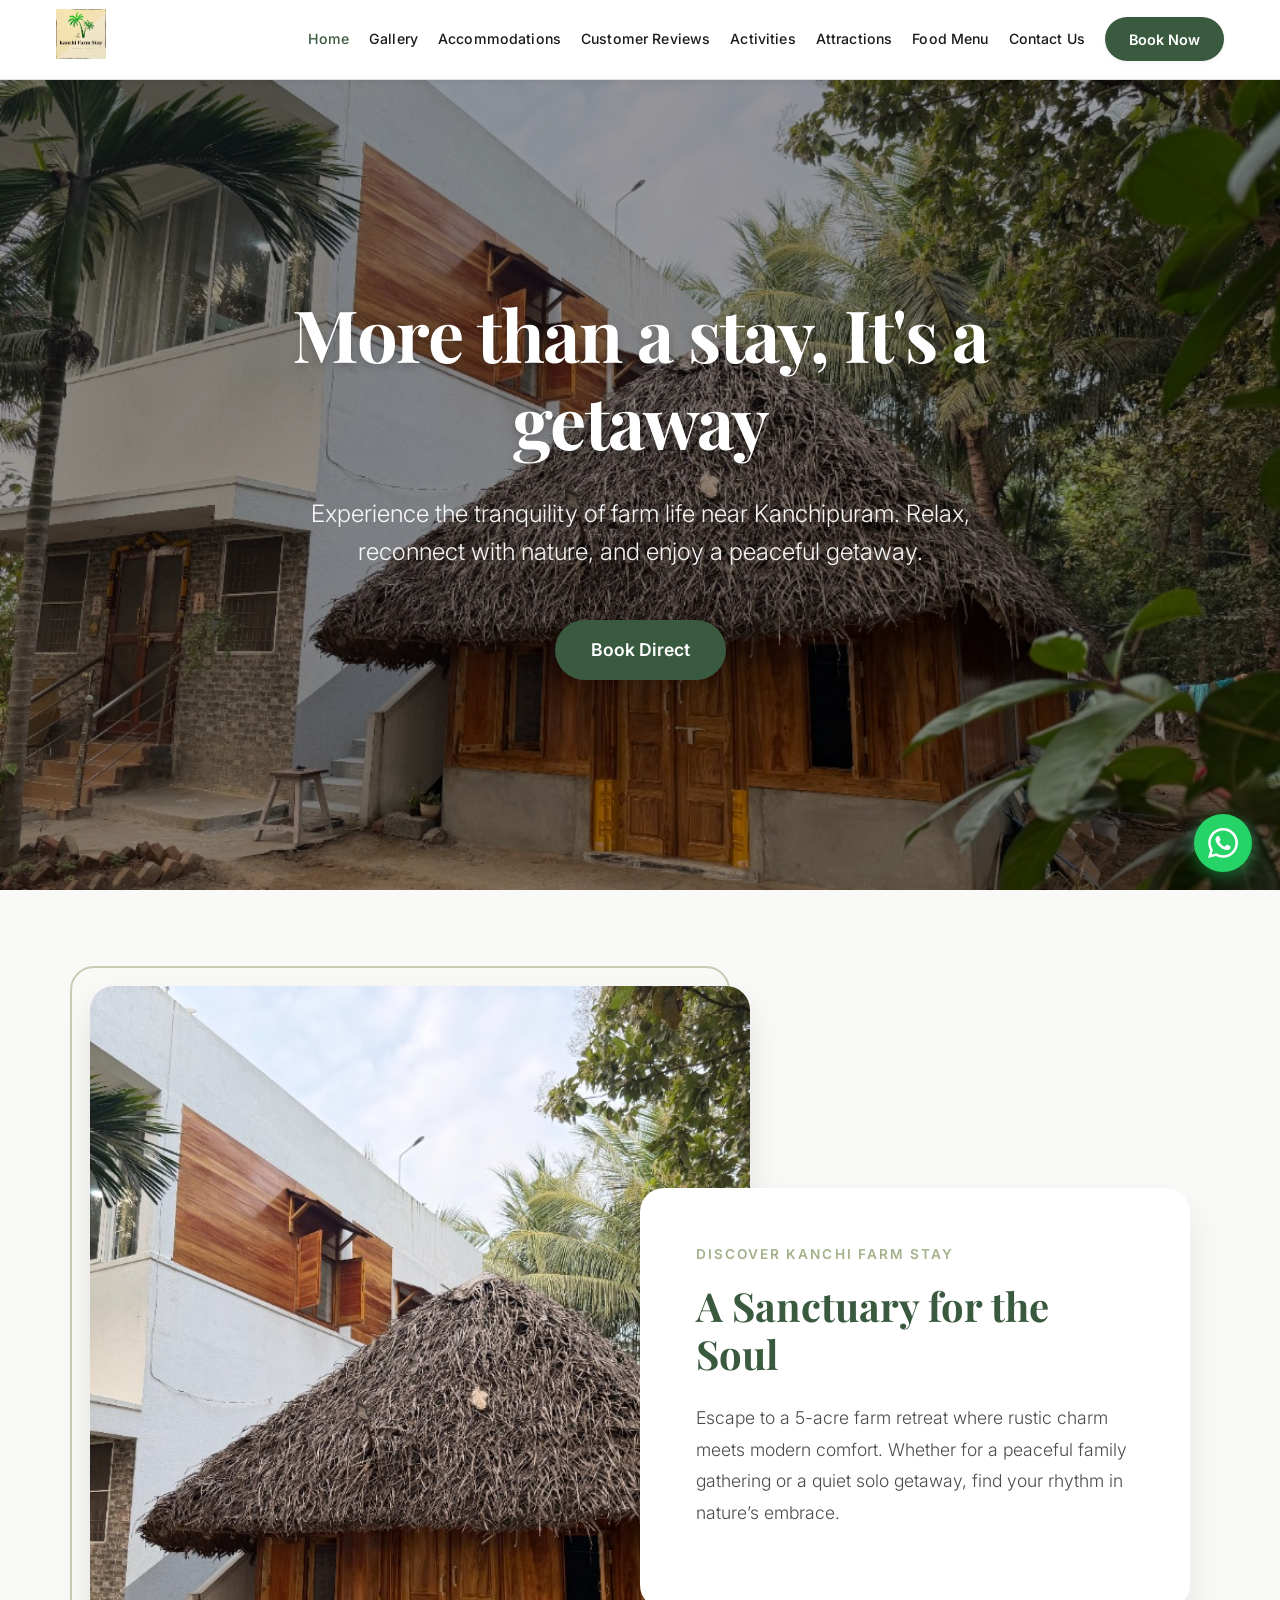
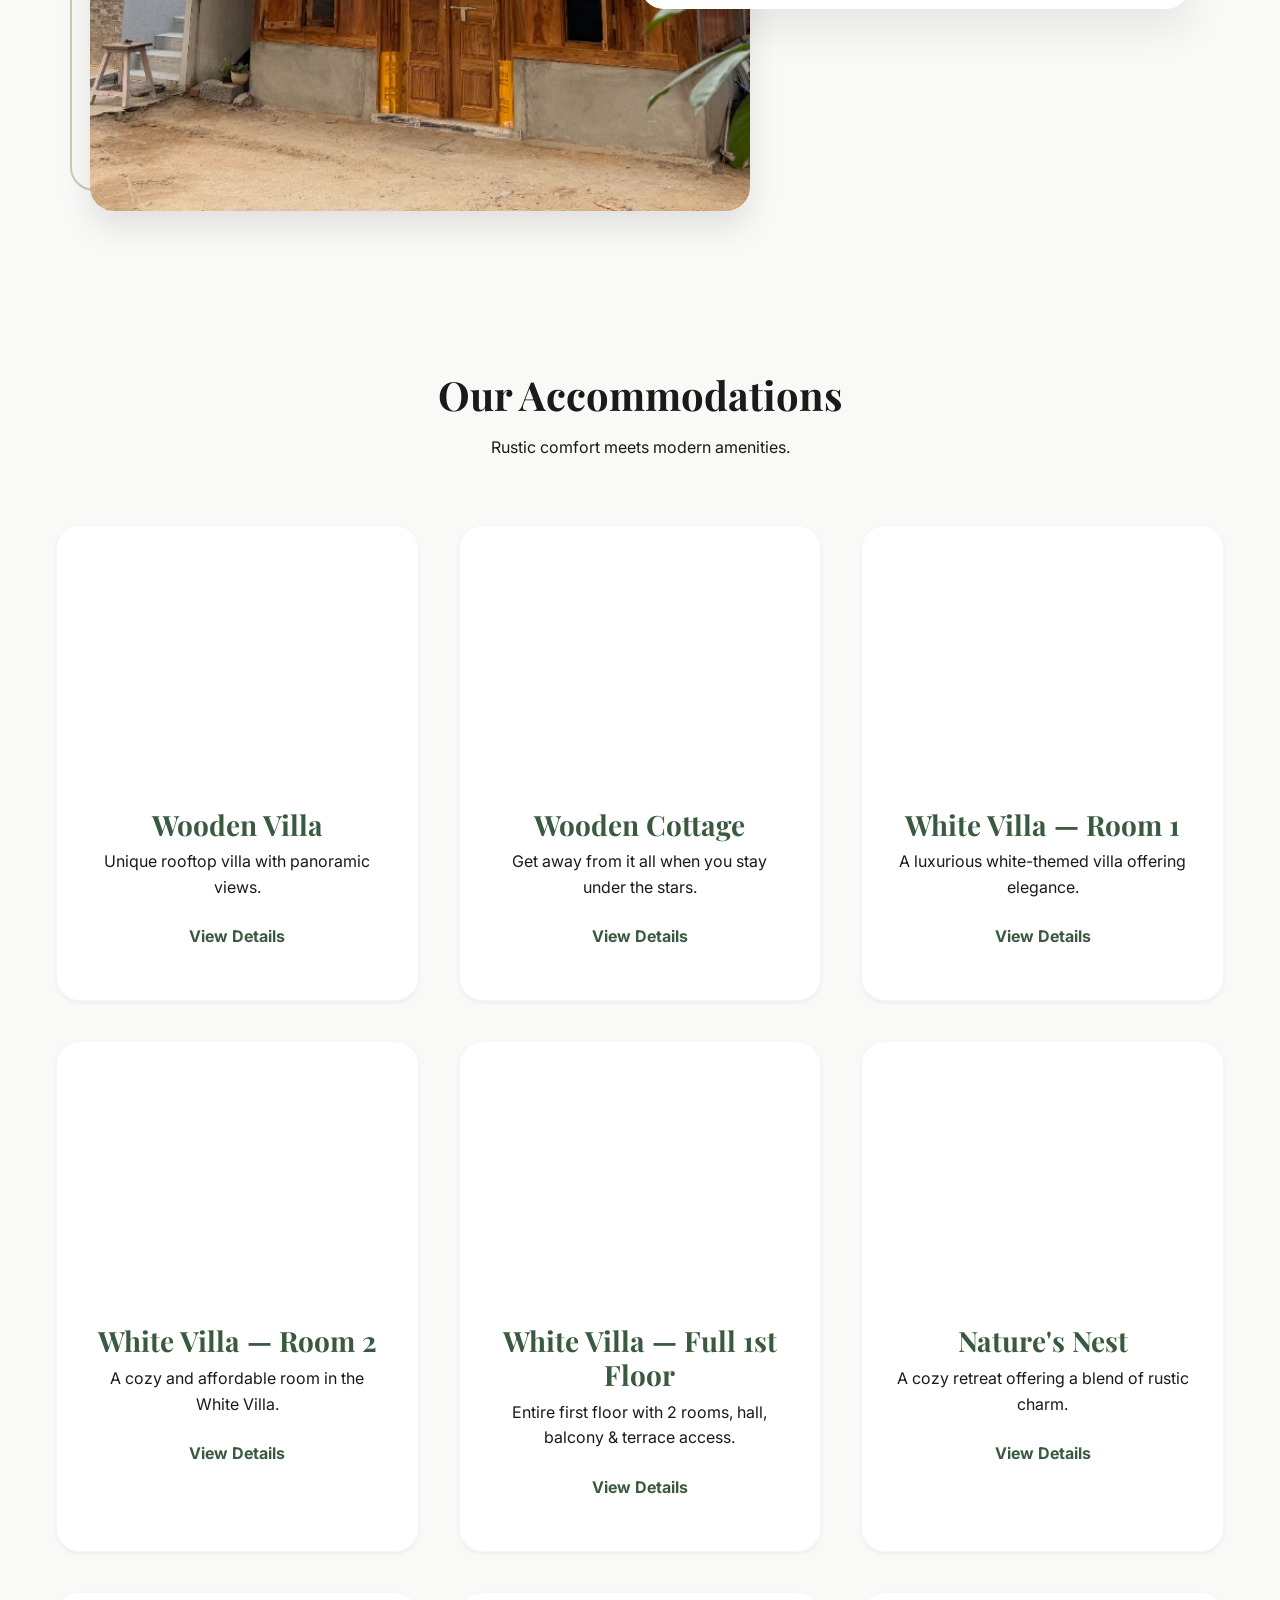
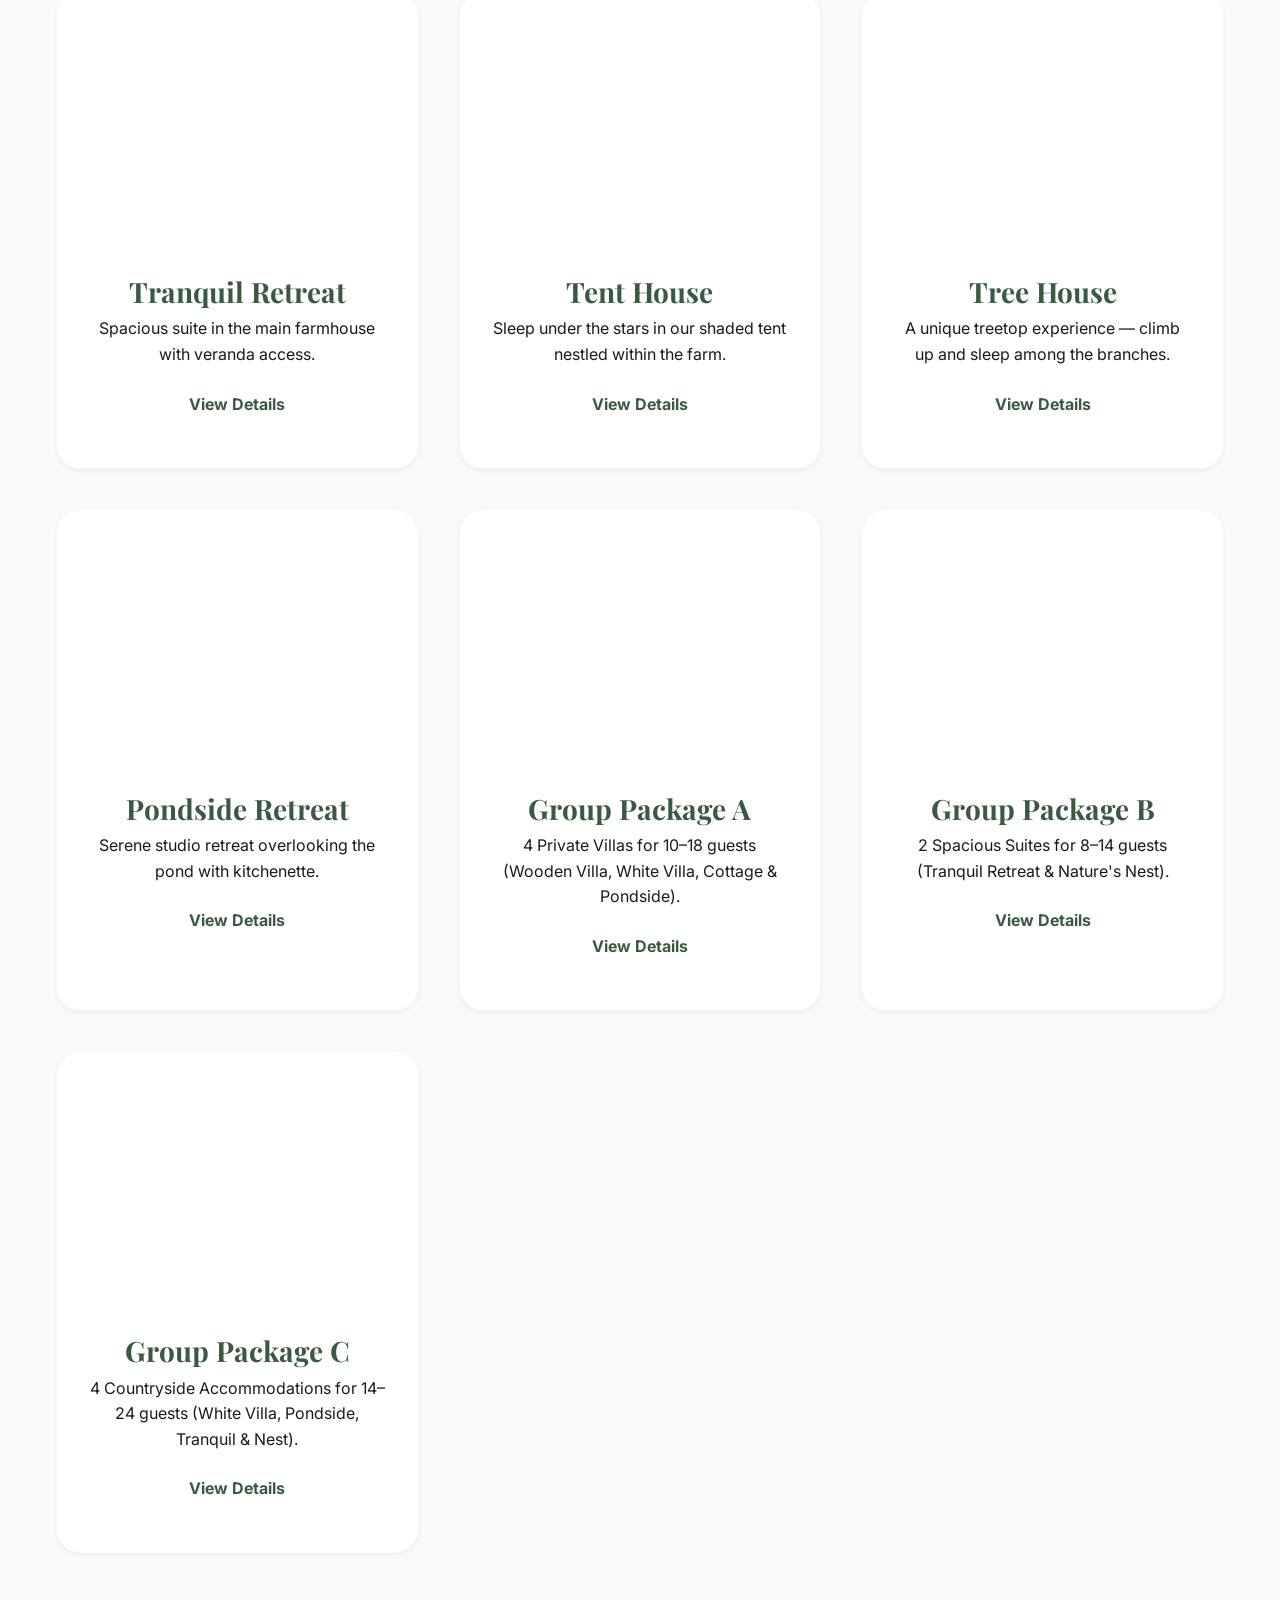
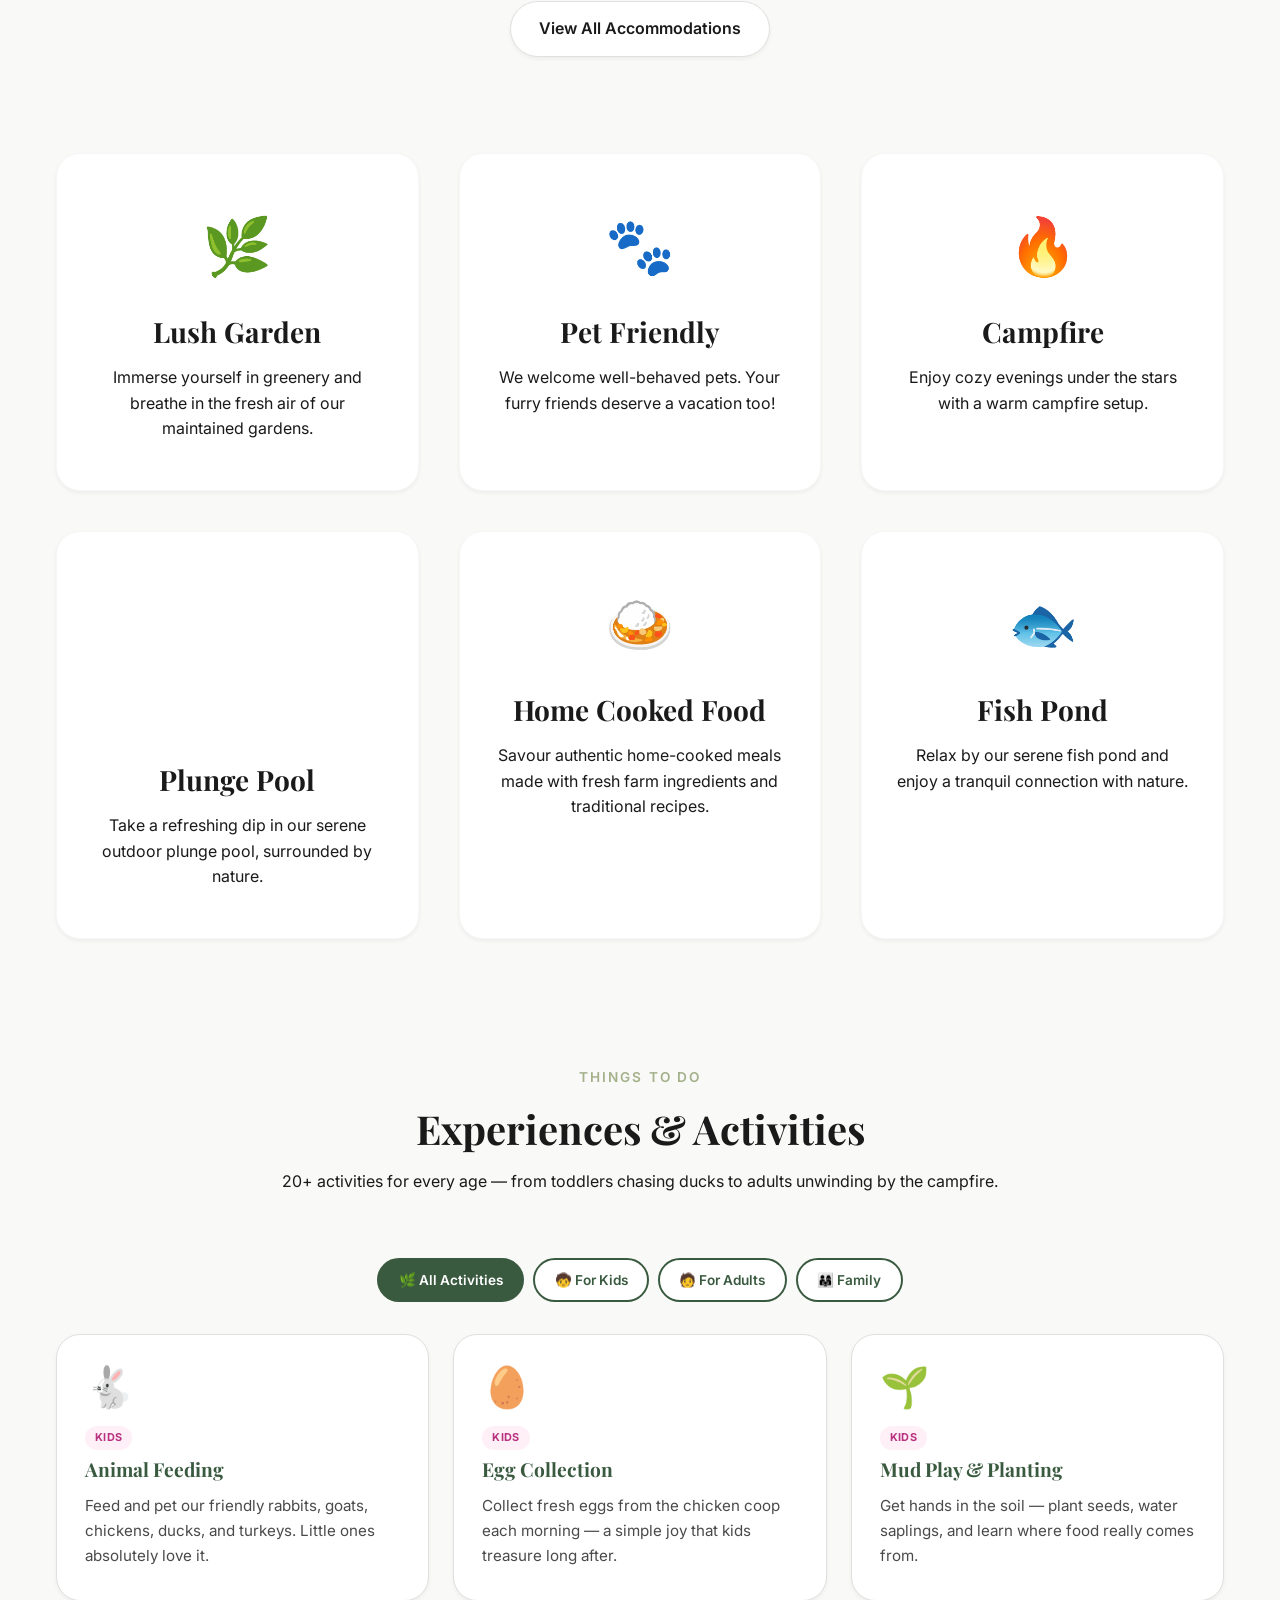
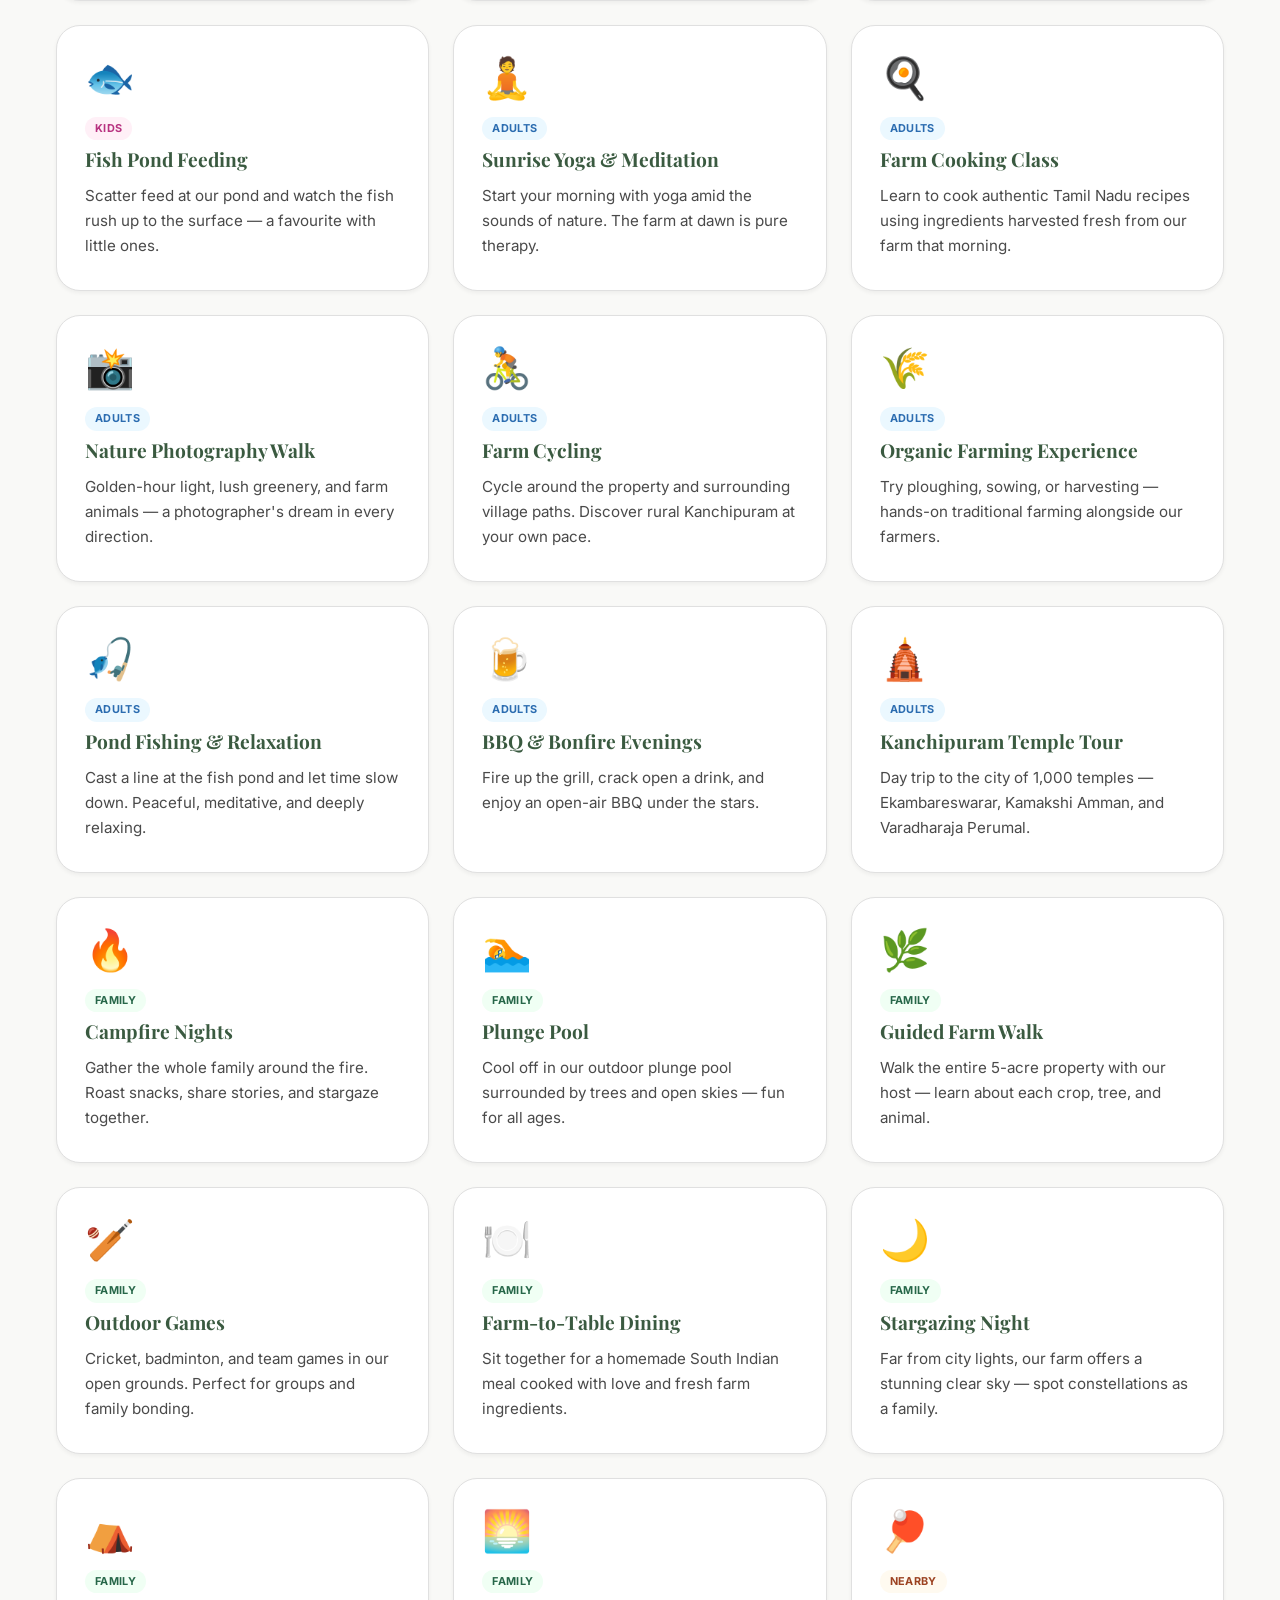
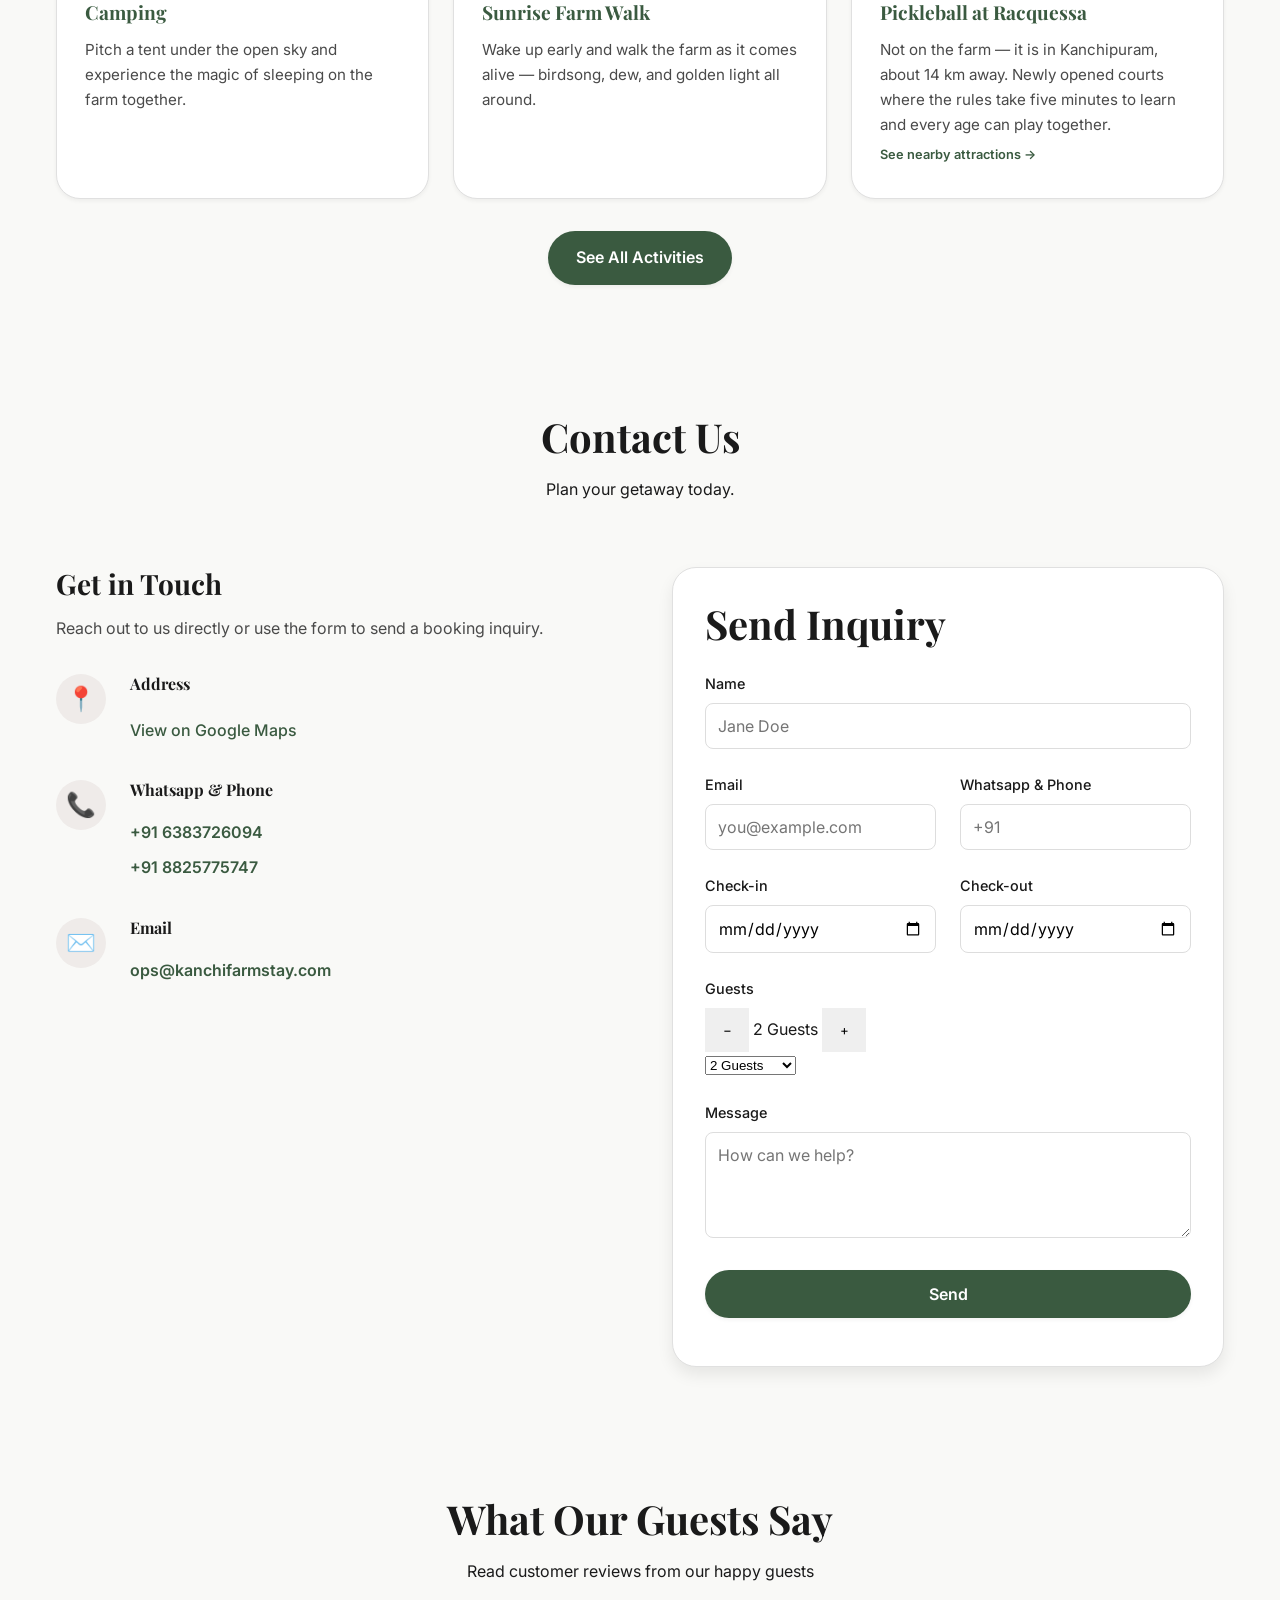
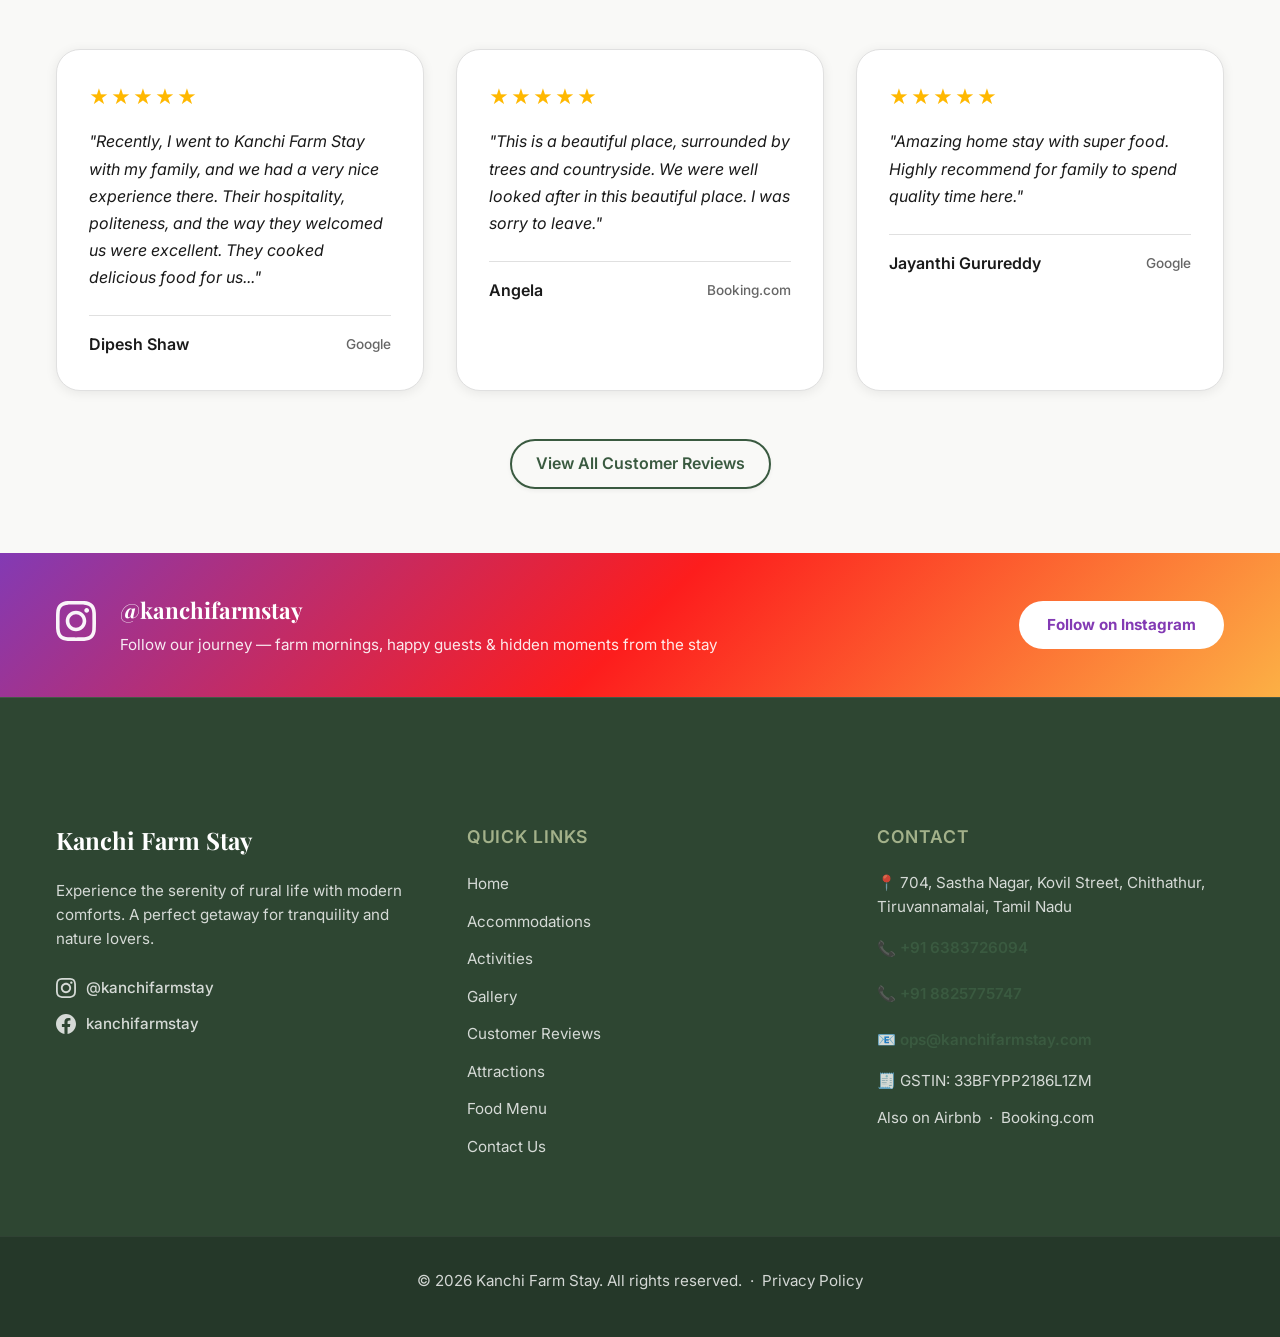
<file: index.html>
<!DOCTYPE html>
<html lang="en">

<head>
    <meta charset="UTF-8">
    <meta name="viewport" content="width=device-width, initial-scale=1.0">
    <title>Kanchi Farm Stay | Nature Retreat in Kanchipuram</title>
    <meta name="description" content="Escape to Kanchi Farm Stay — a 5-acre nature retreat near Kanchipuram. Rustic villas, farm animals, campfires, and authentic South Indian dining. Book direct from ₹1,300/night.">
    <link rel="icon" type="image/png" href="assets/images/logo.png">
    <!-- PWA -->
    <link rel="manifest" href="manifest.json">
    <meta name="theme-color" content="#4a7c59">
    <meta name="mobile-web-app-capable" content="yes">
    <meta name="apple-mobile-web-app-capable" content="yes">
    <meta name="apple-mobile-web-app-status-bar-style" content="black-translucent">
    <meta name="apple-mobile-web-app-title" content="Kanchi Farm">
    <!-- Preconnect for speed -->
    <link rel="preconnect" href="https://fonts.googleapis.com">
    <link rel="preload" as="image" href="assets/images/farm-hero.jpg">
    <link rel="stylesheet" href="style.css?v=2">
    <link rel="stylesheet" href="mobile.css">
</head>

<body>

    <!-- Navbar Placeholder -->
    <div id="navbar-placeholder"></div>

    <div class="home-page">
        <!-- Hero Section -->
        <section id="home" class="hero-section">
            <!-- The source is attached by the script below, not in markup, so a phone gets
                 the 480p loop (~1.9 MB), a wider screen the 720p one (~4 MB), and Save-Data or
                 reduced-motion visitors only the poster. The 238 MB original this replaces
                 is still on the server in assets/videos/ (excluded from deploys). -->
            <video autoplay loop muted playsinline preload="none" class="hero-video"
                poster="assets/images/farm-hero.jpg"
                data-src-small="assets/hero/hero-video-480.mp4"
                data-src-large="assets/hero/hero-video-720.mp4"></video>
            <script>
                (function () {
                    var v = document.querySelector('.hero-video');
                    var c = navigator.connection || {};
                    if (!v || c.saveData || matchMedia('(prefers-reduced-motion: reduce)').matches) return;
                    var large = matchMedia('(min-width: 900px)').matches;
                    v.src = v.getAttribute(large ? 'data-src-large' : 'data-src-small');
                    var p = v.play();
                    if (p && p.catch) p.catch(function () {});
                })();
            </script>
            <div class="hero-overlay"></div>
            <div class="hero-content container">
                <h1>More than a stay, It's a getaway</h1>
                <p>Experience the tranquility of farm life near Kanchipuram. Relax, reconnect with nature, and enjoy a
                    peaceful getaway.</p>
                <div class="hero-buttons">
                    <a href="accommodations.html" class="btn btn-primary btn-lg">Book Direct</a>
                </div>
            </div>
        </section>

        <!-- About Section -->
        <section id="about" class="section about-section">
            <div class="container">
                <div class="about-layout">
                    <div class="about-image-wrapper">
                        <img src="assets/images/about-farm.jpg" alt="Kanchi Farm Stay Cottage">
                        <div class="image-accent-border"></div>
                    </div>
                    <div class="about-content-card">
                        <span class="overline">Discover Kanchi Farm Stay</span>
                        <h2>A Sanctuary for the Soul</h2>
                        <p>
                            Escape to a 5-acre farm retreat where rustic charm meets modern comfort. Whether for a
                            peaceful family gathering or a quiet solo getaway, find your rhythm in nature’s embrace.
                        </p>
                    </div>
                </div>
            </div>
        </section>

        <!-- Rooms Teaser Section -->
        <section id="rooms" class="section">
            <div class="container">
                <div class="text-center mb-lg">
                    <h2>Our Accommodations</h2>
                    <p>Rustic comfort meets modern amenities.</p>
                </div>
                <div class="rooms-grid">
                    <!-- Static Preview Cards for Home Page -->
                    <div class="room-card-preview">
                        <a href="room-details.html?id=wooden-villa" class="room-image-container" style="display:block">
                            <img src="assets/images/gallery-room-swing.jpg" alt="Wooden Villa" class="room-image">
                        </a>
                        <div class="room-preview-content">
                            <h3>Wooden Villa</h3>
                            <p>Unique rooftop villa with panoramic views.</p>
                            <a href="room-details.html?id=wooden-villa" class="btn-link">View Details</a>
                        </div>
                    </div>

                    <div class="room-card-preview">
                        <a href="room-details.html?id=wooden-cottage" class="room-image-container"
                            style="display:block">
                            <img src="assets/images/wooden-cottage-1.jpg" alt="Wooden Cottage" class="room-image">
                        </a>
                        <div class="room-preview-content">
                            <h3>Wooden Cottage</h3>
                            <p>Get away from it all when you stay under the stars.</p>
                            <a href="room-details.html?id=wooden-cottage" class="btn-link">View Details</a>
                        </div>
                    </div>

                    <div class="room-card-preview">
                        <a href="room-details.html?id=white-villa" class="room-image-container" style="display:block">
                            <img src="assets/images/white-villa-main-hero.jpg" alt="White Villa — Room 1" class="room-image">
                        </a>
                        <div class="room-preview-content">
                            <h3>White Villa — Room 1</h3>
                            <p>A luxurious white-themed villa offering elegance.</p>
                            <a href="room-details.html?id=white-villa" class="btn-link">View Details</a>
                        </div>
                    </div>

                    <div class="room-card-preview">
                        <a href="room-details.html?id=white-villa-room-2" class="room-image-container" style="display:block">
                            <img src="assets/images/white-villa-main-hero.jpg" alt="White Villa — Room 2" class="room-image">
                        </a>
                        <div class="room-preview-content">
                            <h3>White Villa — Room 2</h3>
                            <p>A cozy and affordable room in the White Villa.</p>
                            <a href="room-details.html?id=white-villa-room-2" class="btn-link">View Details</a>
                        </div>
                    </div>

                    <div class="room-card-preview">
                        <a href="room-details.html?id=white-villa-full-floor" class="room-image-container" style="display:block">
                            <img src="assets/images/white-villa-main-hero.jpg" alt="White Villa — Full 1st Floor" class="room-image">
                        </a>
                        <div class="room-preview-content">
                            <h3>White Villa — Full 1st Floor</h3>
                            <p>Entire first floor with 2 rooms, hall, balcony & terrace access.</p>
                            <a href="room-details.html?id=white-villa-full-floor" class="btn-link">View Details</a>
                        </div>
                    </div>

                    <div class="room-card-preview">
                        <a href="room-details.html?id=natures-nest" class="room-image-container" style="display:block">
                            <img src="assets/images/natures-nest-hero.jpg" alt="Nature's Nest" class="room-image">
                        </a>
                        <div class="room-preview-content">
                            <h3>Nature's Nest</h3>
                            <p>A cozy retreat offering a blend of rustic charm.</p>
                            <a href="room-details.html?id=natures-nest" class="btn-link">View Details</a>
                        </div>
                    </div>

                    <div class="room-card-preview">
                        <a href="room-details.html?id=tranquil-retreat" class="room-image-container" style="display:block">
                            <img src="assets/images/tranquil-retreat-main.jpg" alt="Tranquil Retreat" class="room-image">
                        </a>
                        <div class="room-preview-content">
                            <h3>Tranquil Retreat</h3>
                            <p>Spacious suite in the main farmhouse with veranda access.</p>
                            <a href="room-details.html?id=tranquil-retreat" class="btn-link">View Details</a>
                        </div>
                    </div>

                    <div class="room-card-preview">
                        <a href="room-details.html?id=tent" class="room-image-container" style="display:block">
                            <img src="assets/images/tent-new-1.jpg" alt="Tent House" class="room-image">
                        </a>
                        <div class="room-preview-content">
                            <h3>Tent House</h3>
                            <p>Sleep under the stars in our shaded tent nestled within the farm.</p>
                            <a href="room-details.html?id=tent" class="btn-link">View Details</a>
                        </div>
                    </div>

                    <div class="room-card-preview">
                        <a href="room-details.html?id=tree-house" class="room-image-container" style="display:block">
                            <img src="assets/images/treehouse-1.jpg" alt="Tree House" class="room-image">
                        </a>
                        <div class="room-preview-content">
                            <h3>Tree House</h3>
                            <p>A unique treetop experience — climb up and sleep among the branches.</p>
                            <a href="room-details.html?id=tree-house" class="btn-link">View Details</a>
                        </div>
                    </div>

                    <div class="room-card-preview">
                        <a href="room-details.html?id=pondside-retreat" class="room-image-container" style="display:block">
                            <img src="assets/images/pondside-retreat-p01.jpg" alt="Pondside Retreat" class="room-image">
                        </a>
                        <div class="room-preview-content">
                            <h3>Pondside Retreat</h3>
                            <p>Serene studio retreat overlooking the pond with kitchenette.</p>
                            <a href="room-details.html?id=pondside-retreat" class="btn-link">View Details</a>
                        </div>
                    </div>

                    <div class="room-card-preview">
                        <a href="room-details.html?id=group-package-a" class="room-image-container" style="display:block">
                            <img src="assets/images/gallery-room-swing.jpg" alt="Group Package A" class="room-image">
                        </a>
                        <div class="room-preview-content">
                            <h3>Group Package A</h3>
                            <p>4 Private Villas for 10–18 guests (Wooden Villa, White Villa, Cottage & Pondside).</p>
                            <a href="room-details.html?id=group-package-a" class="btn-link">View Details</a>
                        </div>
                    </div>

                    <div class="room-card-preview">
                        <a href="room-details.html?id=group-package-b" class="room-image-container" style="display:block">
                            <img src="assets/images/tranquil-retreat-main.jpg" alt="Group Package B" class="room-image">
                        </a>
                        <div class="room-preview-content">
                            <h3>Group Package B</h3>
                            <p>2 Spacious Suites for 8–14 guests (Tranquil Retreat & Nature's Nest).</p>
                            <a href="room-details.html?id=group-package-b" class="btn-link">View Details</a>
                        </div>
                    </div>

                    <div class="room-card-preview">
                        <a href="room-details.html?id=group-package-c" class="room-image-container" style="display:block">
                            <img src="assets/images/white-villa-main-hero.jpg" alt="Group Package C" class="room-image">
                        </a>
                        <div class="room-preview-content">
                            <h3>Group Package C</h3>
                            <p>4 Countryside Accommodations for 14–24 guests (White Villa, Pondside, Tranquil & Nest).</p>
                            <a href="room-details.html?id=group-package-c" class="btn-link">View Details</a>
                        </div>
                    </div>

                </div>
                <div class="text-center" style="margin-top: 3rem;">
                    <a href="accommodations.html" class="btn btn-secondary">View All Accommodations</a>
                </div>
            </div>
        </section>

        <!-- Features Section -->
        <section class="section features-section">
            <div class="container">
                <div class="features-grid">
                    <div class="feature-card">
                        <div class="feature-icon">🌿</div>
                        <h3>Lush Garden</h3>
                        <p>Immerse yourself in greenery and breathe in the fresh air of our maintained gardens.</p>
                    </div>
                    <div class="feature-card">
                        <div class="feature-icon">🐾</div>
                        <h3>Pet Friendly</h3>
                        <p>We welcome well-behaved pets. Your furry friends deserve a vacation too!</p>
                    </div>
                    <div class="feature-card">
                        <div class="feature-icon">🔥</div>
                        <h3>Campfire</h3>
                        <p>Enjoy cozy evenings under the stars with a warm campfire setup.</p>
                    </div>
                    <div class="feature-card">
                        <img src="assets/images/pool.jpg" alt="Plunge Pool" style="width:100%;border-radius:12px;margin-bottom:1rem;object-fit:cover;height:160px;">
                        <h3>Plunge Pool</h3>
                        <p>Take a refreshing dip in our serene outdoor plunge pool, surrounded by nature.</p>
                    </div>
                    <div class="feature-card">
                        <div class="feature-icon">🍛</div>
                        <h3>Home Cooked Food</h3>
                        <p>Savour authentic home-cooked meals made with fresh farm ingredients and traditional recipes.</p>
                    </div>
                    <div class="feature-card">
                        <div class="feature-icon">🐟</div>
                        <h3>Fish Pond</h3>
                        <p>Relax by our serene fish pond and enjoy a tranquil connection with nature.</p>
                    </div>
                </div>
            </div>
        </section>

        <!-- Activities Section -->
        <section id="activities" class="section activities-section">
            <div class="container">
                <div class="text-center mb-lg">
                    <span class="overline">Things To Do</span>
                    <h2>Experiences & Activities</h2>
                    <p>20+ activities for every age — from toddlers chasing ducks to adults unwinding by the campfire.</p>
                </div>

                <!-- Category tabs -->
                <div class="act-tabs">
                    <button class="act-tab active" data-filter="all">🌿 All Activities</button>
                    <button class="act-tab" data-filter="kids">🧒 For Kids</button>
                    <button class="act-tab" data-filter="adults">🧑 For Adults</button>
                    <button class="act-tab" data-filter="family">👨‍👩‍👧 Family</button>
                </div>

                <div class="activities-grid" id="activitiesGrid">

                    <!-- KIDS -->
                    <div class="activity-card" data-cat="kids">
                        <div class="activity-icon">🐇</div>
                        <span class="act-badge kids">Kids</span>
                        <h3>Animal Feeding</h3>
                        <p>Feed and pet our friendly rabbits, goats, chickens, ducks, and turkeys. Little ones absolutely love it.</p>
                    </div>
                    <div class="activity-card" data-cat="kids">
                        <div class="activity-icon">🥚</div>
                        <span class="act-badge kids">Kids</span>
                        <h3>Egg Collection</h3>
                        <p>Collect fresh eggs from the chicken coop each morning — a simple joy that kids treasure long after.</p>
                    </div>
                    <div class="activity-card" data-cat="kids">
                        <div class="activity-icon">🌱</div>
                        <span class="act-badge kids">Kids</span>
                        <h3>Mud Play & Planting</h3>
                        <p>Get hands in the soil — plant seeds, water saplings, and learn where food really comes from.</p>
                    </div>
                    <div class="activity-card" data-cat="kids">
                        <div class="activity-icon">🐟</div>
                        <span class="act-badge kids">Kids</span>
                        <h3>Fish Pond Feeding</h3>
                        <p>Scatter feed at our pond and watch the fish rush up to the surface — a favourite with little ones.</p>
                    </div>

                    <!-- ADULTS -->
                    <div class="activity-card" data-cat="adults">
                        <div class="activity-icon">🧘</div>
                        <span class="act-badge adults">Adults</span>
                        <h3>Sunrise Yoga & Meditation</h3>
                        <p>Start your morning with yoga amid the sounds of nature. The farm at dawn is pure therapy.</p>
                    </div>
                    <div class="activity-card" data-cat="adults">
                        <div class="activity-icon">🍳</div>
                        <span class="act-badge adults">Adults</span>
                        <h3>Farm Cooking Class</h3>
                        <p>Learn to cook authentic Tamil Nadu recipes using ingredients harvested fresh from our farm that morning.</p>
                    </div>
                    <div class="activity-card" data-cat="adults">
                        <div class="activity-icon">📸</div>
                        <span class="act-badge adults">Adults</span>
                        <h3>Nature Photography Walk</h3>
                        <p>Golden-hour light, lush greenery, and farm animals — a photographer's dream in every direction.</p>
                    </div>
                    <div class="activity-card" data-cat="adults">
                        <div class="activity-icon">🚴</div>
                        <span class="act-badge adults">Adults</span>
                        <h3>Farm Cycling</h3>
                        <p>Cycle around the property and surrounding village paths. Discover rural Kanchipuram at your own pace.</p>
                    </div>
                    <div class="activity-card" data-cat="adults">
                        <div class="activity-icon">🌾</div>
                        <span class="act-badge adults">Adults</span>
                        <h3>Organic Farming Experience</h3>
                        <p>Try ploughing, sowing, or harvesting — hands-on traditional farming alongside our farmers.</p>
                    </div>
                    <div class="activity-card" data-cat="adults">
                        <div class="activity-icon">🎣</div>
                        <span class="act-badge adults">Adults</span>
                        <h3>Pond Fishing & Relaxation</h3>
                        <p>Cast a line at the fish pond and let time slow down. Peaceful, meditative, and deeply relaxing.</p>
                    </div>
                    <div class="activity-card" data-cat="adults">
                        <div class="activity-icon">🍺</div>
                        <span class="act-badge adults">Adults</span>
                        <h3>BBQ & Bonfire Evenings</h3>
                        <p>Fire up the grill, crack open a drink, and enjoy an open-air BBQ under the stars.</p>
                    </div>
                    <div class="activity-card" data-cat="adults">
                        <div class="activity-icon">🛕</div>
                        <span class="act-badge adults">Adults</span>
                        <h3>Kanchipuram Temple Tour</h3>
                        <p>Day trip to the city of 1,000 temples — Ekambareswarar, Kamakshi Amman, and Varadharaja Perumal.</p>
                    </div>

                    <!-- FAMILY -->
                    <div class="activity-card" data-cat="family">
                        <div class="activity-icon">🔥</div>
                        <span class="act-badge family">Family</span>
                        <h3>Campfire Nights</h3>
                        <p>Gather the whole family around the fire. Roast snacks, share stories, and stargaze together.</p>
                    </div>
                    <div class="activity-card" data-cat="family">
                        <div class="activity-icon">🏊</div>
                        <span class="act-badge family">Family</span>
                        <h3>Plunge Pool</h3>
                        <p>Cool off in our outdoor plunge pool surrounded by trees and open skies — fun for all ages.</p>
                    </div>
                    <div class="activity-card" data-cat="family">
                        <div class="activity-icon">🌿</div>
                        <span class="act-badge family">Family</span>
                        <h3>Guided Farm Walk</h3>
                        <p>Walk the entire 5-acre property with our host — learn about each crop, tree, and animal.</p>
                    </div>
                    <div class="activity-card" data-cat="family">
                        <div class="activity-icon">🏏</div>
                        <span class="act-badge family">Family</span>
                        <h3>Outdoor Games</h3>
                        <p>Cricket, badminton, and team games in our open grounds. Perfect for groups and family bonding.</p>
                    </div>
                    <div class="activity-card" data-cat="family">
                        <div class="activity-icon">🍽️</div>
                        <span class="act-badge family">Family</span>
                        <h3>Farm-to-Table Dining</h3>
                        <p>Sit together for a homemade South Indian meal cooked with love and fresh farm ingredients.</p>
                    </div>
                    <div class="activity-card" data-cat="family">
                        <div class="activity-icon">🌙</div>
                        <span class="act-badge family">Family</span>
                        <h3>Stargazing Night</h3>
                        <p>Far from city lights, our farm offers a stunning clear sky — spot constellations as a family.</p>
                    </div>
                    <div class="activity-card" data-cat="family">
                        <div class="activity-icon">⛺</div>
                        <span class="act-badge family">Family</span>
                        <h3>Camping</h3>
                        <p>Pitch a tent under the open sky and experience the magic of sleeping on the farm together.</p>
                    </div>
                    <div class="activity-card" data-cat="family">
                        <div class="activity-icon">🌅</div>
                        <span class="act-badge family">Family</span>
                        <h3>Sunrise Farm Walk</h3>
                        <p>Wake up early and walk the farm as it comes alive — birdsong, dew, and golden light all around.</p>
                    </div>

                    <div class="activity-card" data-cat="family">
                        <div class="activity-icon">&#x1F3D3;</div>
                        <span class="act-badge nearby">Nearby</span>
                        <h3>Pickleball at Racquessa</h3>
                        <p>Not on the farm &mdash; it is in Kanchipuram, about 14 km away. Newly opened courts where the rules take five minutes to learn and every age can play together.</p>
                        <a class="act-link" href="attractions.html">See nearby attractions &rarr;</a>
                    </div>

                </div><!-- /activities-grid -->
                <div class="text-center" style="margin-top:2rem">
                    <a href="activities.html" class="btn">See All Activities</a>
                </div>
            </div>
        </section>

        <style>
        .act-tabs { display:flex; flex-wrap:wrap; gap:.6rem; justify-content:center; margin-bottom:2rem; }
        .act-tab {
            padding:.55rem 1.2rem; border-radius:30px; border:2px solid var(--color-primary,#4a7c59);
            background:#fff; color:var(--color-primary,#4a7c59); font-size:.85rem; font-weight:600;
            cursor:pointer; transition:all .2s; min-height:44px;
        }
        .act-tab.active, .act-tab:hover { background:var(--color-primary,#4a7c59); color:#fff; }
        .activity-card { position:relative; }
        .act-badge {
            display:inline-block; font-size:.68rem; font-weight:700; padding:3px 10px;
            border-radius:20px; margin-bottom:.5rem; letter-spacing:.03em; text-transform:uppercase;
        }
        .act-badge.kids   { background:#fff0f7; color:#b83280; }
        .act-badge.adults { background:#ebf8ff; color:#2b6cb0; }
        .act-badge.family { background:#f0fff4; color:#276749; }
        .act-badge.nearby { background:#fffaf0; color:#9c4221; }
        .activity-card .act-link { display:inline-block; margin-top:.5rem; font-size:.8rem; font-weight:600; color:var(--color-primary,#4a7c59); text-decoration:none; }
        .activity-card .act-link:hover { text-decoration:underline; }
        .activity-card.hidden { display:none; }
        </style>

        <script>
        (function(){
            const tabs = document.querySelectorAll('.act-tab');
            const cards = document.querySelectorAll('#activitiesGrid .activity-card');
            tabs.forEach(tab => {
                tab.addEventListener('click', function(){
                    tabs.forEach(t => t.classList.remove('active'));
                    this.classList.add('active');
                    const filter = this.dataset.filter;
                    cards.forEach(card => {
                        const match = filter === 'all' || card.dataset.cat === filter;
                        card.classList.toggle('hidden', !match);
                    });
                });
            });
        })();
        </script>

        <!-- Contact Section -->
        <section id="contact" class="section">
            <div class="container">
                <div class="text-center mb-lg">
                    <h2>Contact Us</h2>
                    <p>Plan your getaway today.</p>
                </div>
                <div class="contact-grid">
                    <!-- Contact Info Side -->
                    <div class="contact-info">
                        <h3>Get in Touch</h3>
                        <p class="contact-intro">
                            Reach out to us directly or use the form to send a booking inquiry.
                        </p>

                        <div class="info-item">
                            <div class="icon">📍</div>
                            <div>
                                <h4>Address</h4>
                                <a href="https://maps.app.goo.gl/cV2gsfgTa6bsDpaW9" target="_blank"
                                    rel="noopener noreferrer"
                                    style="color: var(--color-primary); font-weight: 500; margin-top: 0.25rem; display: inline-block;">View
                                    on Google Maps</a>
                            </div>
                        </div>

                        <div class="info-item">
                            <div class="icon">📞</div>
                            <div>
                                <h4>Whatsapp & Phone</h4>
                                <p>
                                    <a href="tel:+916383726094">+91 6383726094</a><br>
                                    <a href="tel:+918825775747">+91 8825775747</a>
                                </p>
                            </div>
                        </div>

                        <div class="info-item">
                            <div class="icon">✉️</div>
                            <div>
                                <h4>Email</h4>
                                <p><a href="mailto:ops@kanchifarmstay.com">ops@kanchifarmstay.com</a></p>
                            </div>
                        </div>
                    </div>

                    <!-- Inquiry Form Side -->
                    <div class="contact-form-container">
                        <!-- Booking Form Replicated Structure -->
                        <form class="w2p-form form-card" data-web2phone="form"
                            data-public-key="ygkAN8tl7U7WjuxLQLjhFTJX"
                            data-endpoint="https://web2phone.co.uk/api/v1/submit/"
                            style="padding: 2rem; background: white; border-radius: var(--radius-lg); box-shadow: var(--shadow-md);">
                            <h2 style="margin-bottom:1.5rem;">Send Inquiry</h2>

                            <div class="form-group">
                                <label for="your_name">Name</label>
                                <input name="your_name" type="text" id="your_name" placeholder="Jane Doe" required
                                    class="form-input">
                            </div>

                            <div class="form-row">
                                <div class="form-group">
                                    <label for="email">Email</label>
                                    <input name="email" type="email" id="email" placeholder="you@example.com" required
                                        class="form-input">
                                </div>
                                <div class="form-group">
                                    <label for="phone">Whatsapp & Phone</label>
                                    <input name="phone" type="tel" id="phone" placeholder="+91" required
                                        class="form-input">
                                </div>
                            </div>

                            <div class="form-row">
                                <div class="form-group">
                                    <label for="checkin">Check-in</label>
                                    <input type="date" name="field" id="checkin" required class="form-input">
                                </div>
                                <div class="form-group">
                                    <label for="checkout">Check-out</label>
                                    <input type="date" name="field_3" id="checkout" required class="form-input">
                                </div>
                            </div>

                            <div class="form-group">
                                <label for="guests">Guests</label>
                                <select name="field_2" id="guests" class="form-input">
                                    <option value="1">1 Guest</option>
                                    <option value="2" selected>2 Guests</option>
                                    <option value="3">3 Guests</option>
                                    <option value="4">4 Guests</option>
                                    <option value="5">5 Guests</option>
                                    <option value="6">6 Guests</option>
                                    <option value="7">7 Guests</option>
                                    <option value="8">8 Guests</option>
                                    <option value="9">9 Guests</option>
                                    <option value="10+">10+ Guests</option>
                                </select>
                            </div>

                            <div class="form-group">
                                <label for="message">Message</label>
                                <textarea name="message" id="message" rows="4" placeholder="How can we help?" required
                                    class="form-textarea"></textarea>
                            </div>

                            <button type="submit" class="btn btn-block">Send</button>
                            <p data-w2p-output class="w2p-output" aria-live="polite"
                                style="margin-top: 1rem; font-weight: 500;"></p>
                        </form>
                    </div>
                </div>
            </div>
        </section>

        <!-- Reviews Section -->
        <section class="section bg-light">
            <div class="container">
                <div class="text-center mb-lg">
                    <h2>What Our Guests Say</h2>
                    <p>Read customer reviews from our happy guests</p>
                </div>
                <div class="home-reviews-grid">
                    <div class="review-card-home">
                        <div class="review-stars">★★★★★</div>
                        <p class="review-text-home">
                            "Recently, I went to Kanchi Farm Stay with my family, and we had a very nice experience
                            there. Their hospitality, politeness, and the way they welcomed us were excellent. They
                            cooked delicious food for us..."
                        </p>
                        <div class="review-author">
                            <strong>Dipesh Shaw</strong>
                            <span class="review-platform">Google</span>
                        </div>
                    </div>
                    <div class="review-card-home">
                        <div class="review-stars">★★★★★</div>
                        <p class="review-text-home">
                            "This is a beautiful place, surrounded by trees and countryside. We were well looked after
                            in this beautiful place. I was sorry to leave."
                        </p>
                        <div class="review-author">
                            <strong>Angela</strong>
                            <span class="review-platform">Booking.com</span>
                        </div>
                    </div>
                    <div class="review-card-home">
                        <div class="review-stars">★★★★★</div>
                        <p class="review-text-home">
                            "Amazing home stay with super food. Highly recommend for family to spend quality time here."
                        </p>
                        <div class="review-author">
                            <strong>Jayanthi Gurureddy</strong>
                            <span class="review-platform">Google</span>
                        </div>
                    </div>
                </div>
                <div class="text-center" style="margin-top: 3rem;">
                    <a href="reviews.html" class="btn btn-outline-dark">View All Customer Reviews</a>
                </div>
            </div>
        </section>
    </div>

    <!-- Instagram CTA Section -->
    <section class="instagram-cta-section">
        <div class="container">
            <div class="instagram-cta-inner">
                <div class="instagram-cta-icon">
                    <svg width="40" height="40" viewBox="0 0 24 24" fill="white"><path d="M12 2.163c3.204 0 3.584.012 4.85.07 3.252.148 4.771 1.691 4.919 4.919.058 1.265.069 1.645.069 4.849 0 3.205-.012 3.584-.069 4.849-.149 3.225-1.664 4.771-4.919 4.919-1.266.058-1.644.07-4.85.07-3.204 0-3.584-.012-4.849-.07-3.26-.149-4.771-1.699-4.919-4.92-.058-1.265-.07-1.644-.07-4.849 0-3.204.013-3.583.07-4.849.149-3.227 1.664-4.771 4.919-4.919 1.266-.057 1.645-.069 4.849-.069zm0-2.163c-3.259 0-3.667.014-4.947.072-4.358.2-6.78 2.618-6.98 6.98-.059 1.281-.073 1.689-.073 4.948 0 3.259.014 3.668.072 4.948.2 4.358 2.618 6.78 6.98 6.98 1.281.058 1.689.072 4.948.072 3.259 0 3.668-.014 4.948-.072 4.354-.2 6.782-2.618 6.979-6.98.059-1.28.073-1.689.073-4.948 0-3.259-.014-3.667-.072-4.947-.196-4.354-2.617-6.78-6.979-6.98-1.281-.059-1.69-.073-4.949-.073zm0 5.838c-3.403 0-6.162 2.759-6.162 6.162s2.759 6.163 6.162 6.163 6.162-2.759 6.162-6.163c0-3.403-2.759-6.162-6.162-6.162zm0 10.162c-2.209 0-4-1.79-4-4 0-2.209 1.791-4 4-4s4 1.791 4 4c0 2.21-1.791 4-4 4zm6.406-11.845c-.796 0-1.441.645-1.441 1.44s.645 1.44 1.441 1.44c.795 0 1.439-.645 1.439-1.44s-.644-1.44-1.439-1.44z"/></svg>
                </div>
                <div class="instagram-cta-text">
                    <p class="instagram-cta-handle">@kanchifarmstay</p>
                    <p class="instagram-cta-sub">Follow our journey — farm mornings, happy guests & hidden moments from the stay</p>
                </div>
                <a href="https://www.instagram.com/kanchifarmstay" target="_blank" rel="noopener noreferrer" class="instagram-cta-btn">
                    Follow on Instagram
                </a>
            </div>
        </div>
    </section>

    <!-- Footer Placeholder -->
    <div id="footer-placeholder"></div>

    <!-- Mobile sticky "Book Direct" bar -->
    <div id="mobile-book-bar" aria-label="Quick booking">
        <div class="mbb-info">
            <span class="mbb-from">from</span>
            <span class="mbb-price">₹1,300<small>/night</small></span>
            <span class="mbb-sub">Book direct — best price</span>
        </div>
        <a href="https://wa.me/916383726094?text=Hi%2C%20I'd%20like%20to%20book%20at%20Kanchi%20Farm%20Stay"
           class="mbb-whatsapp" aria-label="WhatsApp us" target="_blank" rel="noopener">💬</a>
        <a href="accommodations.html" class="mbb-btn">Book Direct →</a>
    </div>

    <!-- Scripts -->
    <script src="script.js?v=19"></script>
    <script src="https://web2phone.co.uk/static/formsapp/js/embed.js?v=5" async></script>

    <script>
    // ── PWA service worker registration ────────────────────────
    if ('serviceWorker' in navigator) {
        navigator.serviceWorker.register('/sw.js').catch(() => {});
    }

    // ── +/− Guest counter (replaces <select> on mobile) ────────
    function initGuestCounter() {
        const sel = document.getElementById('guests');
        if (!sel) return;
        const wrap = sel.parentElement;
        wrap.classList.add('guest-counter-wrap');

        let val = 2;
        const counter = document.createElement('div');
        counter.className = 'guest-counter';
        counter.innerHTML = `
            <button type="button" aria-label="Fewer guests" id="gc-minus">−</button>
            <span class="gc-val" id="gc-display">${val} Guest${val > 1 ? 's' : ''}</span>
            <button type="button" aria-label="More guests" id="gc-plus">+</button>
        `;
        wrap.insertBefore(counter, sel);

        function update(n) {
            val = Math.min(20, Math.max(1, n));
            document.getElementById('gc-display').textContent = val + (val === 1 ? ' Guest' : ' Guests');
            // keep the real select in sync so the form submits correctly
            let opt = sel.querySelector(`option[value="${val}"]`);
            if (!opt) { opt = sel.querySelector('option[value="10+"]'); }
            if (opt) opt.selected = true;
            sel.value = val <= 10 ? String(val) : '10+';
        }

        document.getElementById('gc-minus').addEventListener('click', () => update(val - 1));
        document.getElementById('gc-plus').addEventListener('click',  () => update(val + 1));
    }

    // ── Hide sticky bar when user scrolls to contact section ───
    function initStickyBarBehavior() {
        const bar = document.getElementById('mobile-book-bar');
        if (!bar) return;
        const contact = document.getElementById('contact');
        if (!contact) return;
        const io = new IntersectionObserver(([entry]) => {
            bar.style.transform = entry.isIntersecting ? 'translateY(100%)' : '';
            bar.style.transition = 'transform .25s ease';
        }, { threshold: 0.1 });
        io.observe(contact);
    }

    document.addEventListener('DOMContentLoaded', () => {
        initGuestCounter();
        initStickyBarBehavior();
    });
    </script>
</body>

</html>
</file>
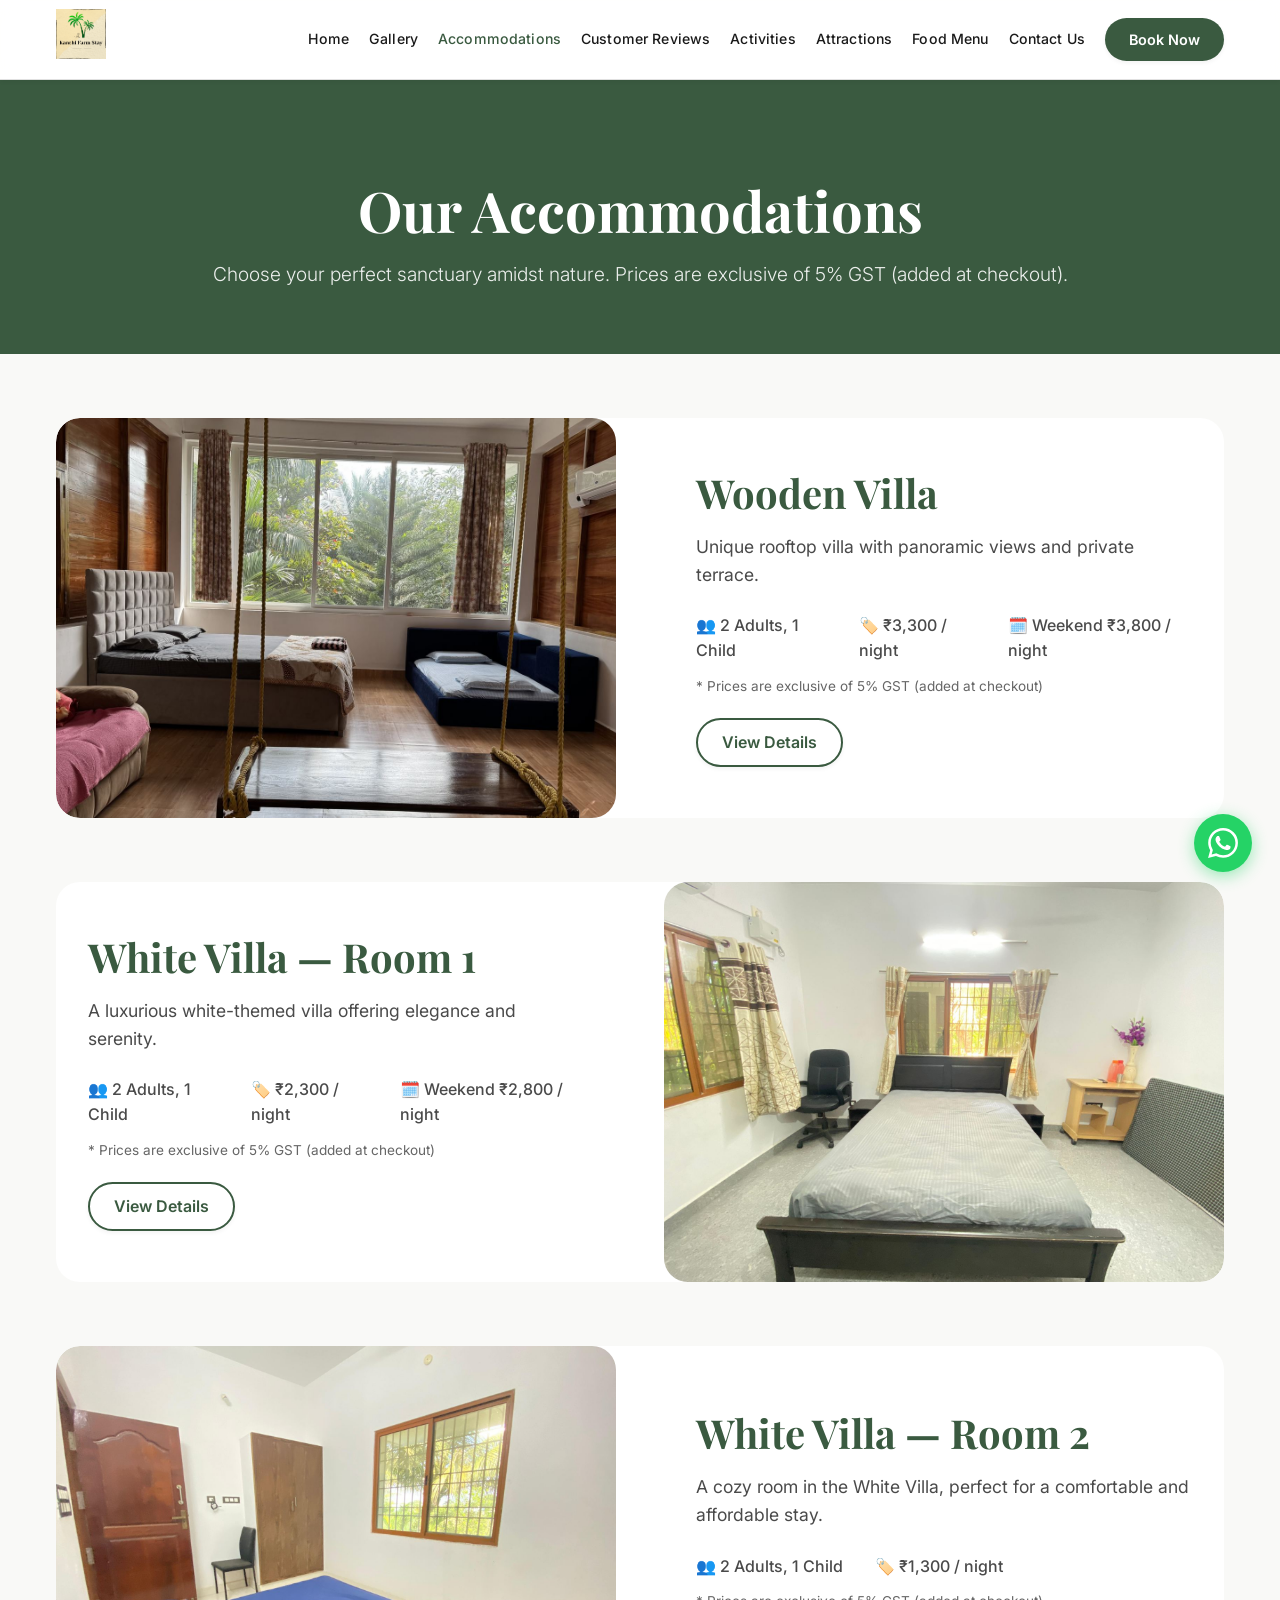
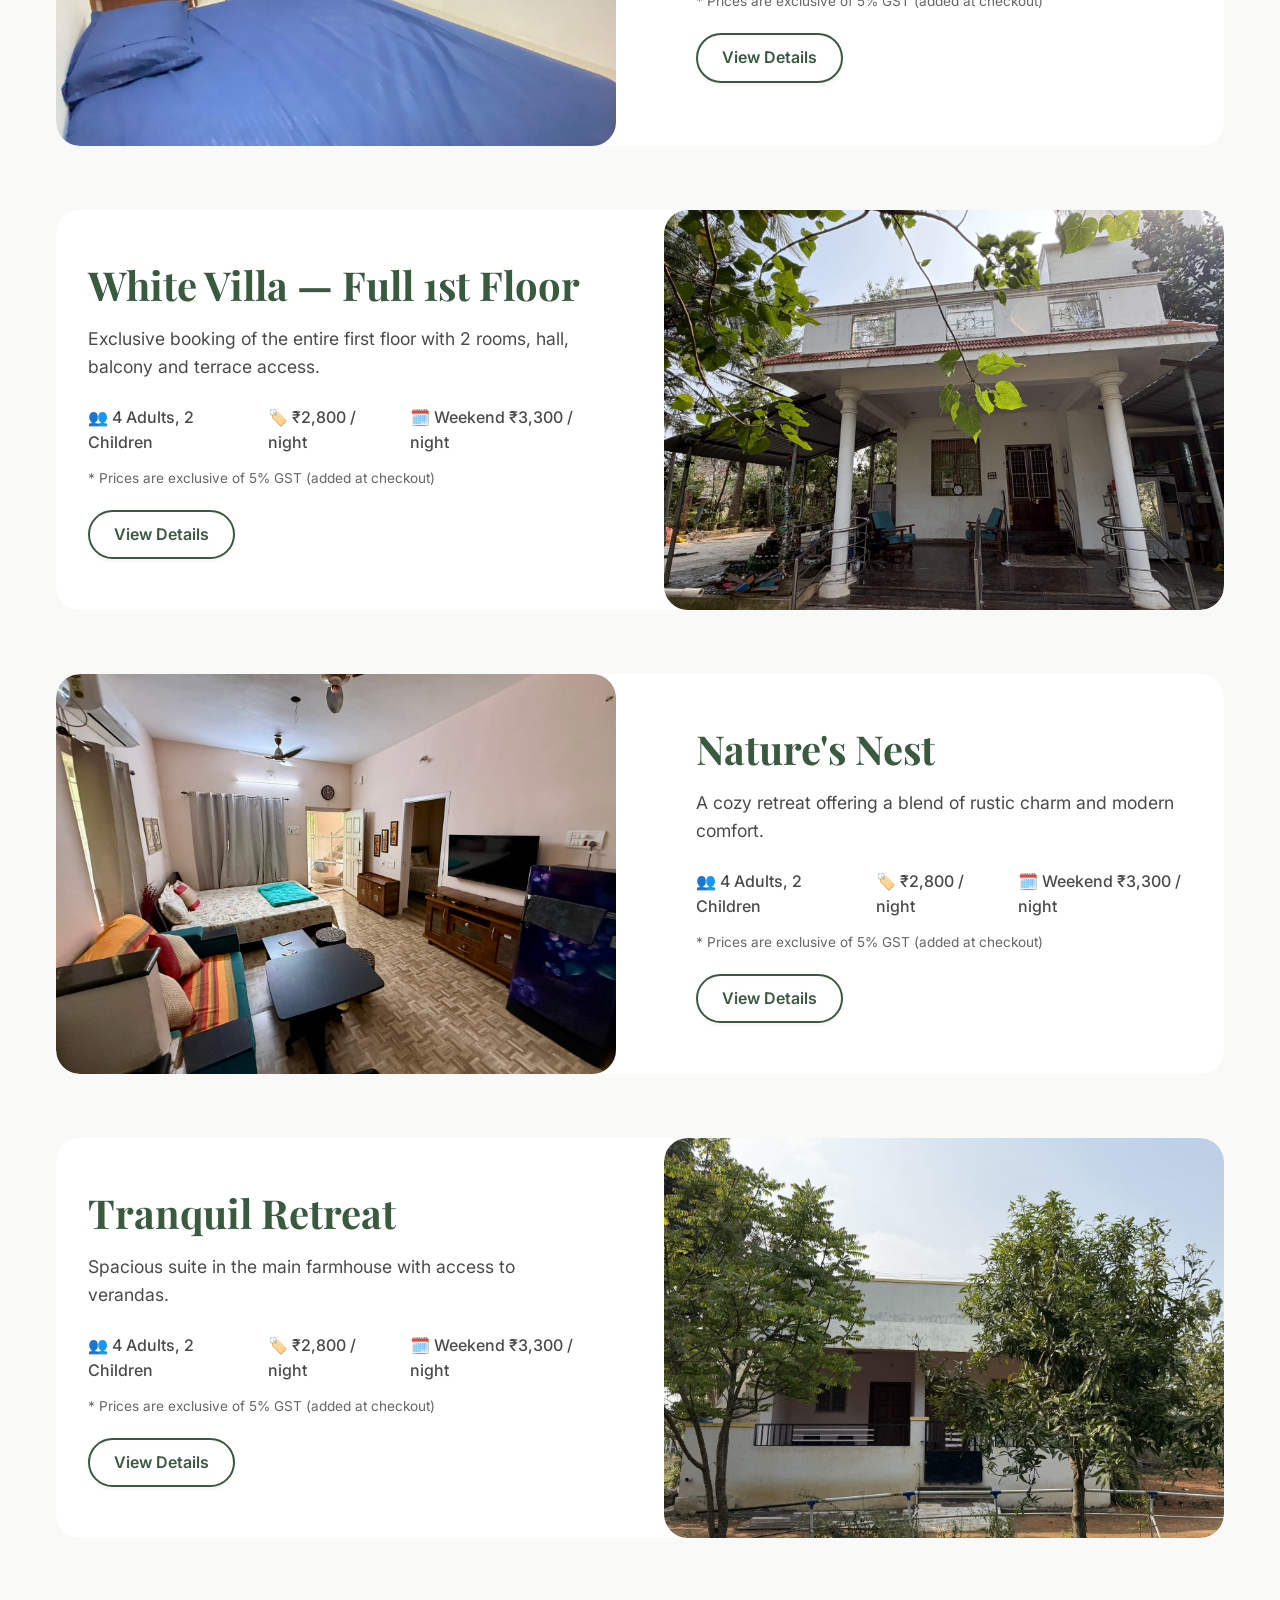
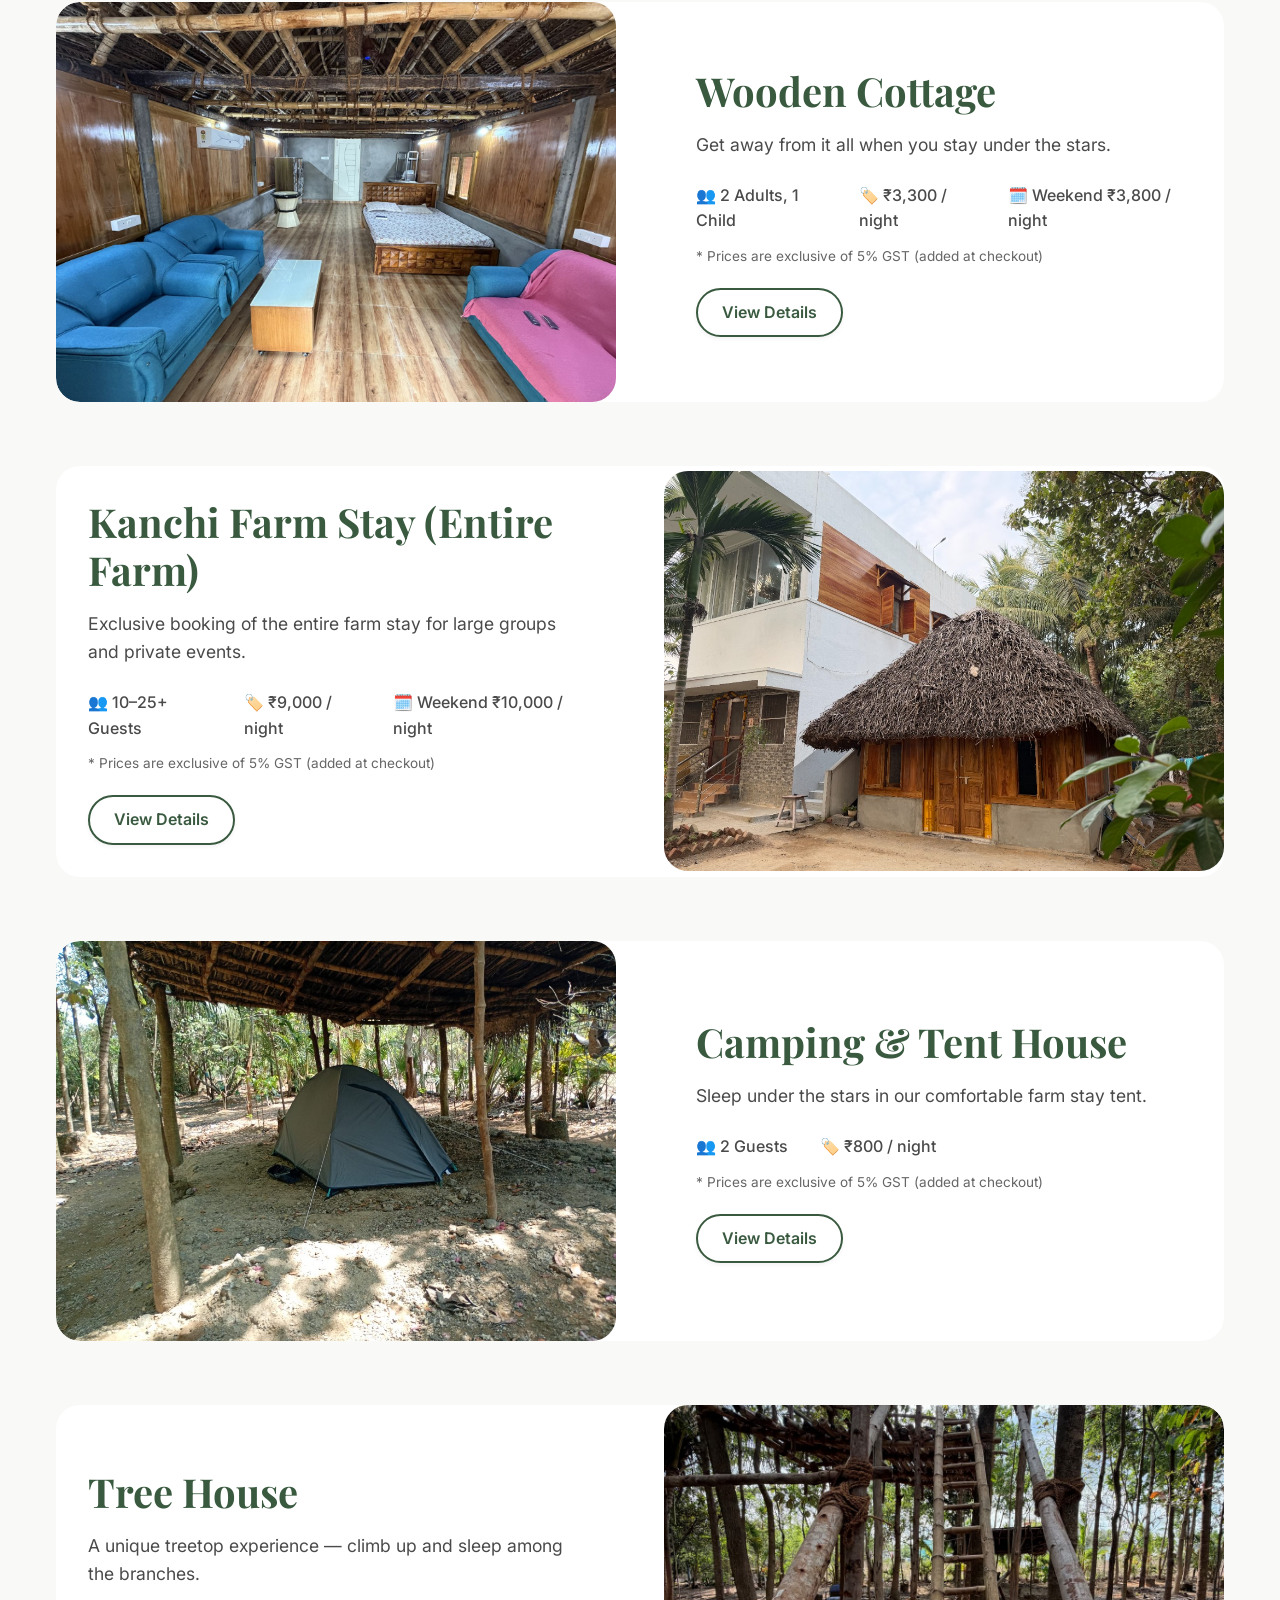
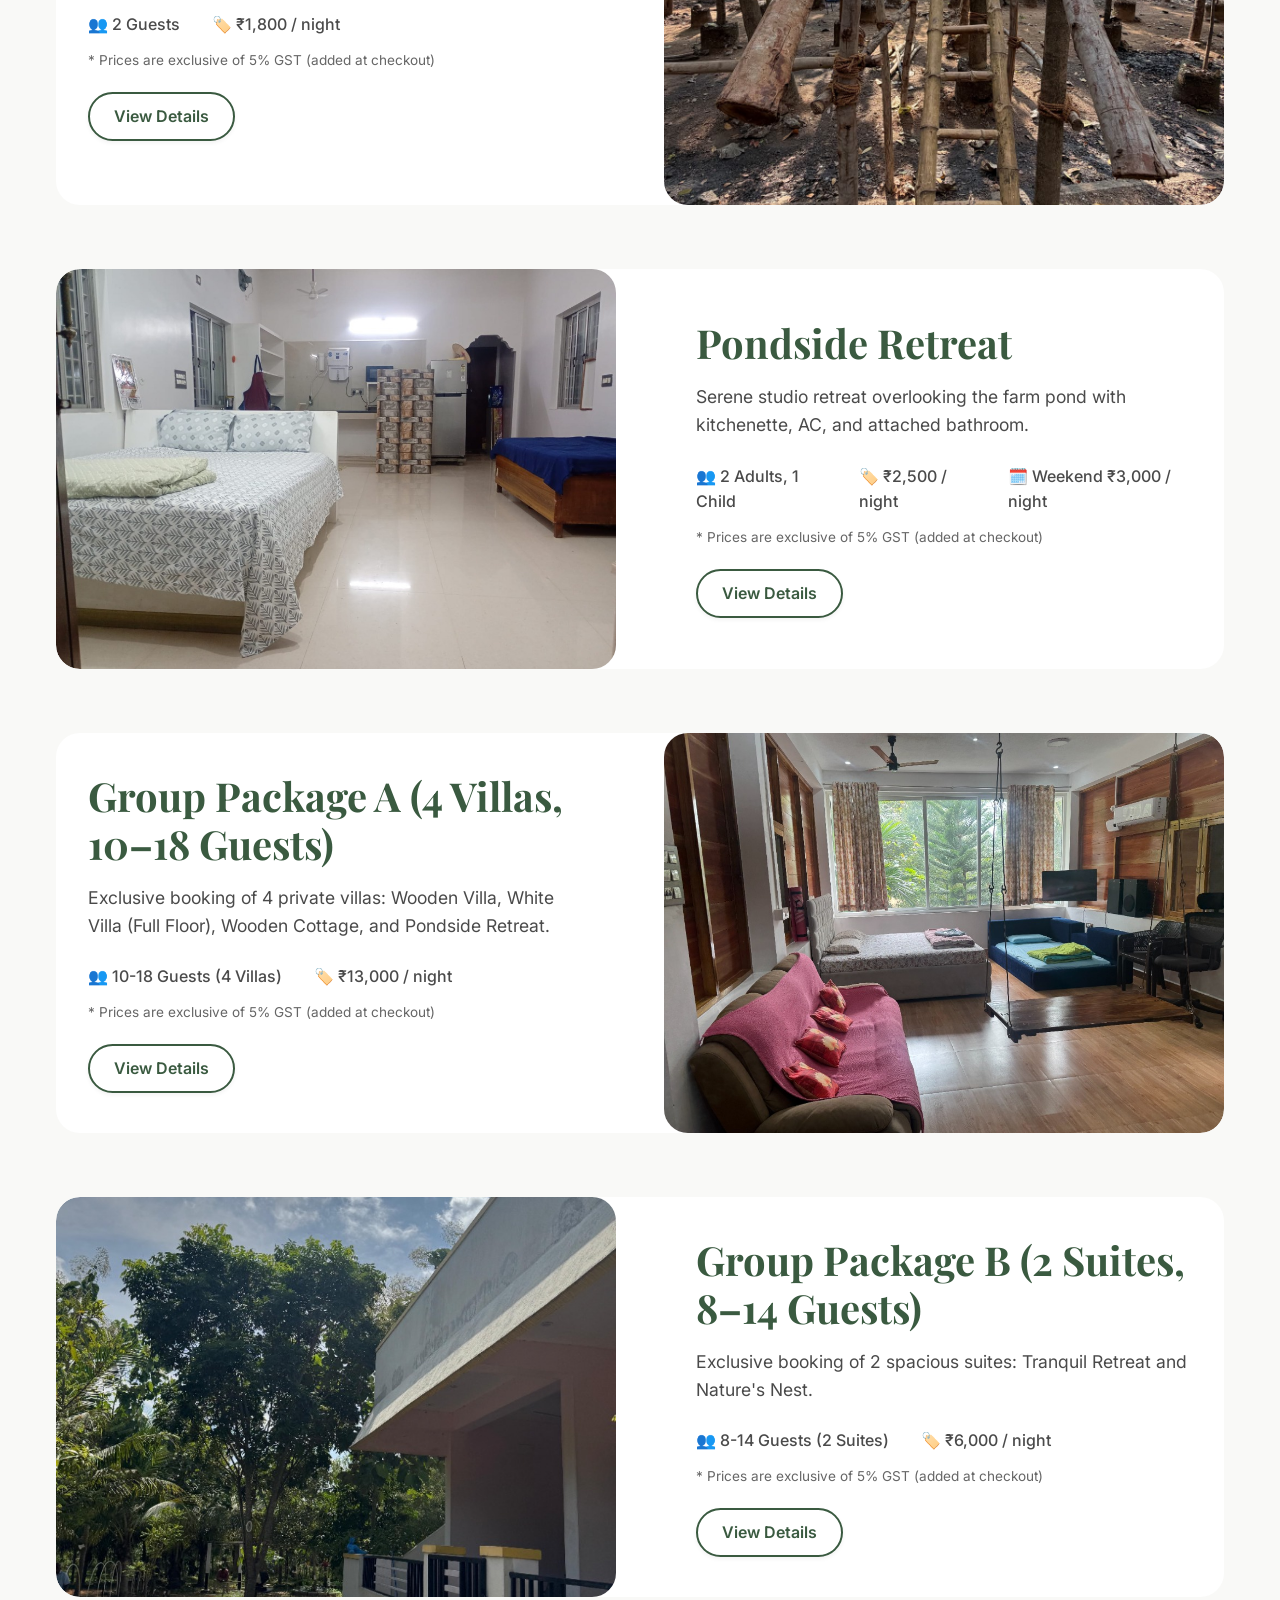
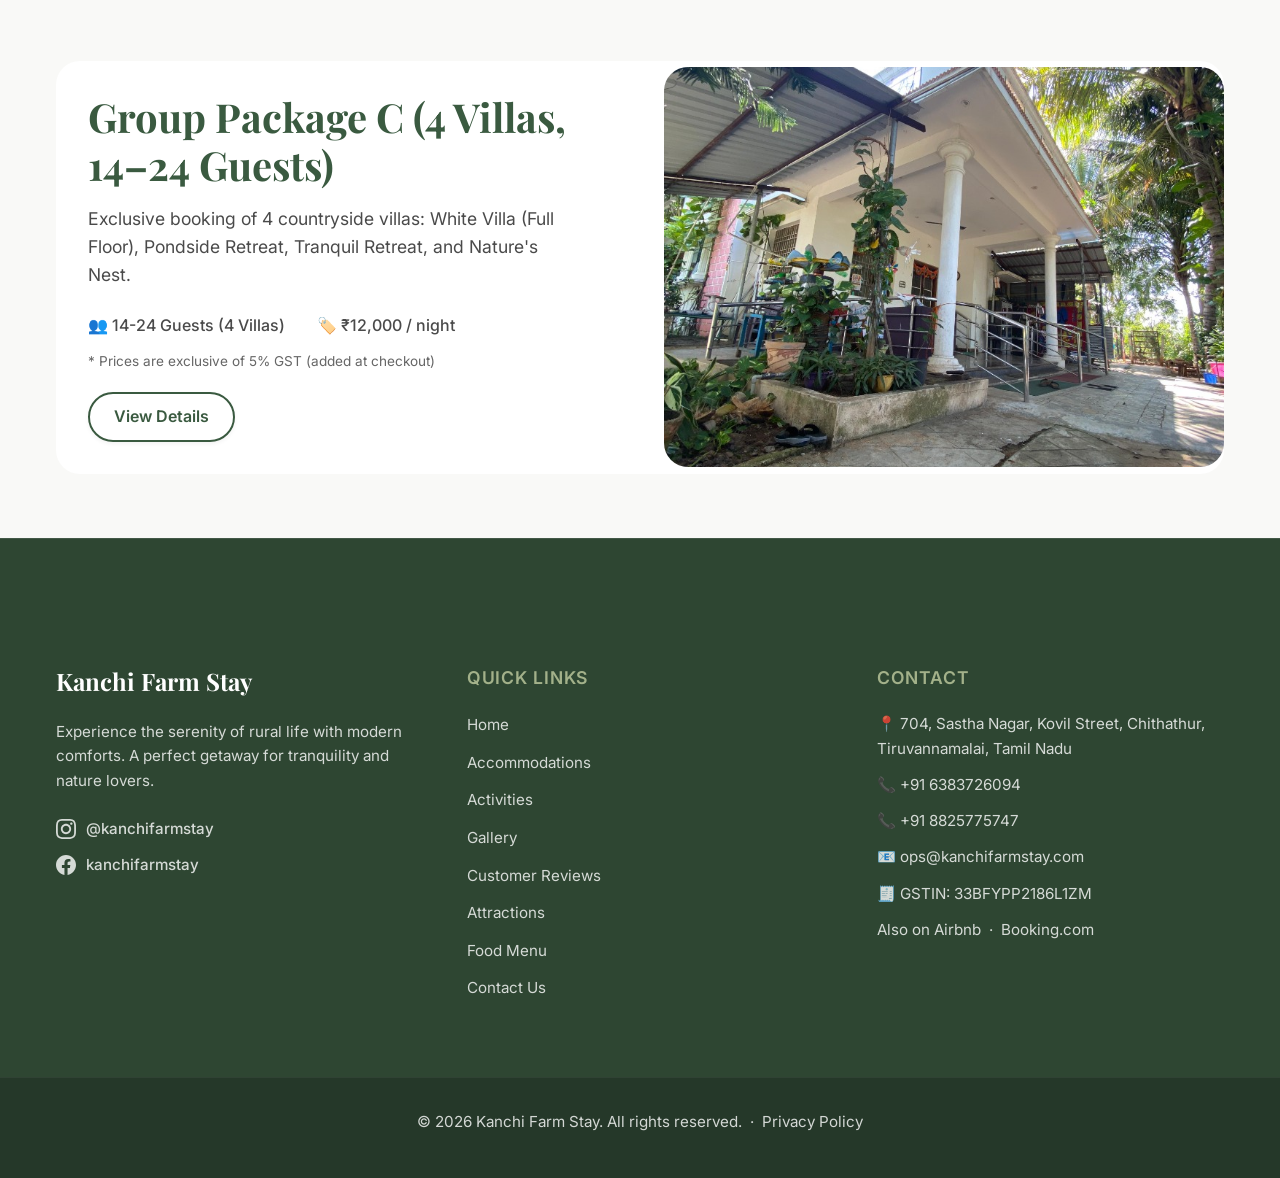
<file: accommodations.html>
<!DOCTYPE html>
<html lang="en">

<head>
    <meta charset="UTF-8">
    <meta name="viewport" content="width=device-width, initial-scale=1.0">
    <title>Accommodations | Kanchi Farm Stay</title>
    <meta name="description" content="Browse our accommodations at Kanchi Farm Stay — Wooden Villa, White Villa, Nature's Nest, Tranquil Retreat, Pondside Retreat, and Wooden Cottage. From ₹1,300/night near Kanchipuram.">
    <link rel="icon" type="image/png" href="assets/images/logo.png">
    <link rel="stylesheet" href="style.css?v=2">
</head>

<body>

    <!-- Navbar Placeholder -->
    <div id="navbar-placeholder"></div>

    <div class="accommodations-page">
        <header class="page-header">
            <div class="container text-center">
                <h1>Our Accommodations</h1>
                <p>Choose your perfect sanctuary amidst nature. Prices are exclusive of 5% GST (added at checkout).</p>
            </div>
        </header>

        <section class="section">
            <div class="container">
                <!-- Accommodations Container -->
                <div class="rooms-grid-large" id="accommodations-list">
                    <!-- content injected by script.js -->
                </div>
            </div>
        </section>
    </div>

    <!-- Footer Placeholder -->
    <div id="footer-placeholder"></div>

    <!-- Scripts -->
    <script src="script.js?v=19"></script>
</body>

</html>
</file>
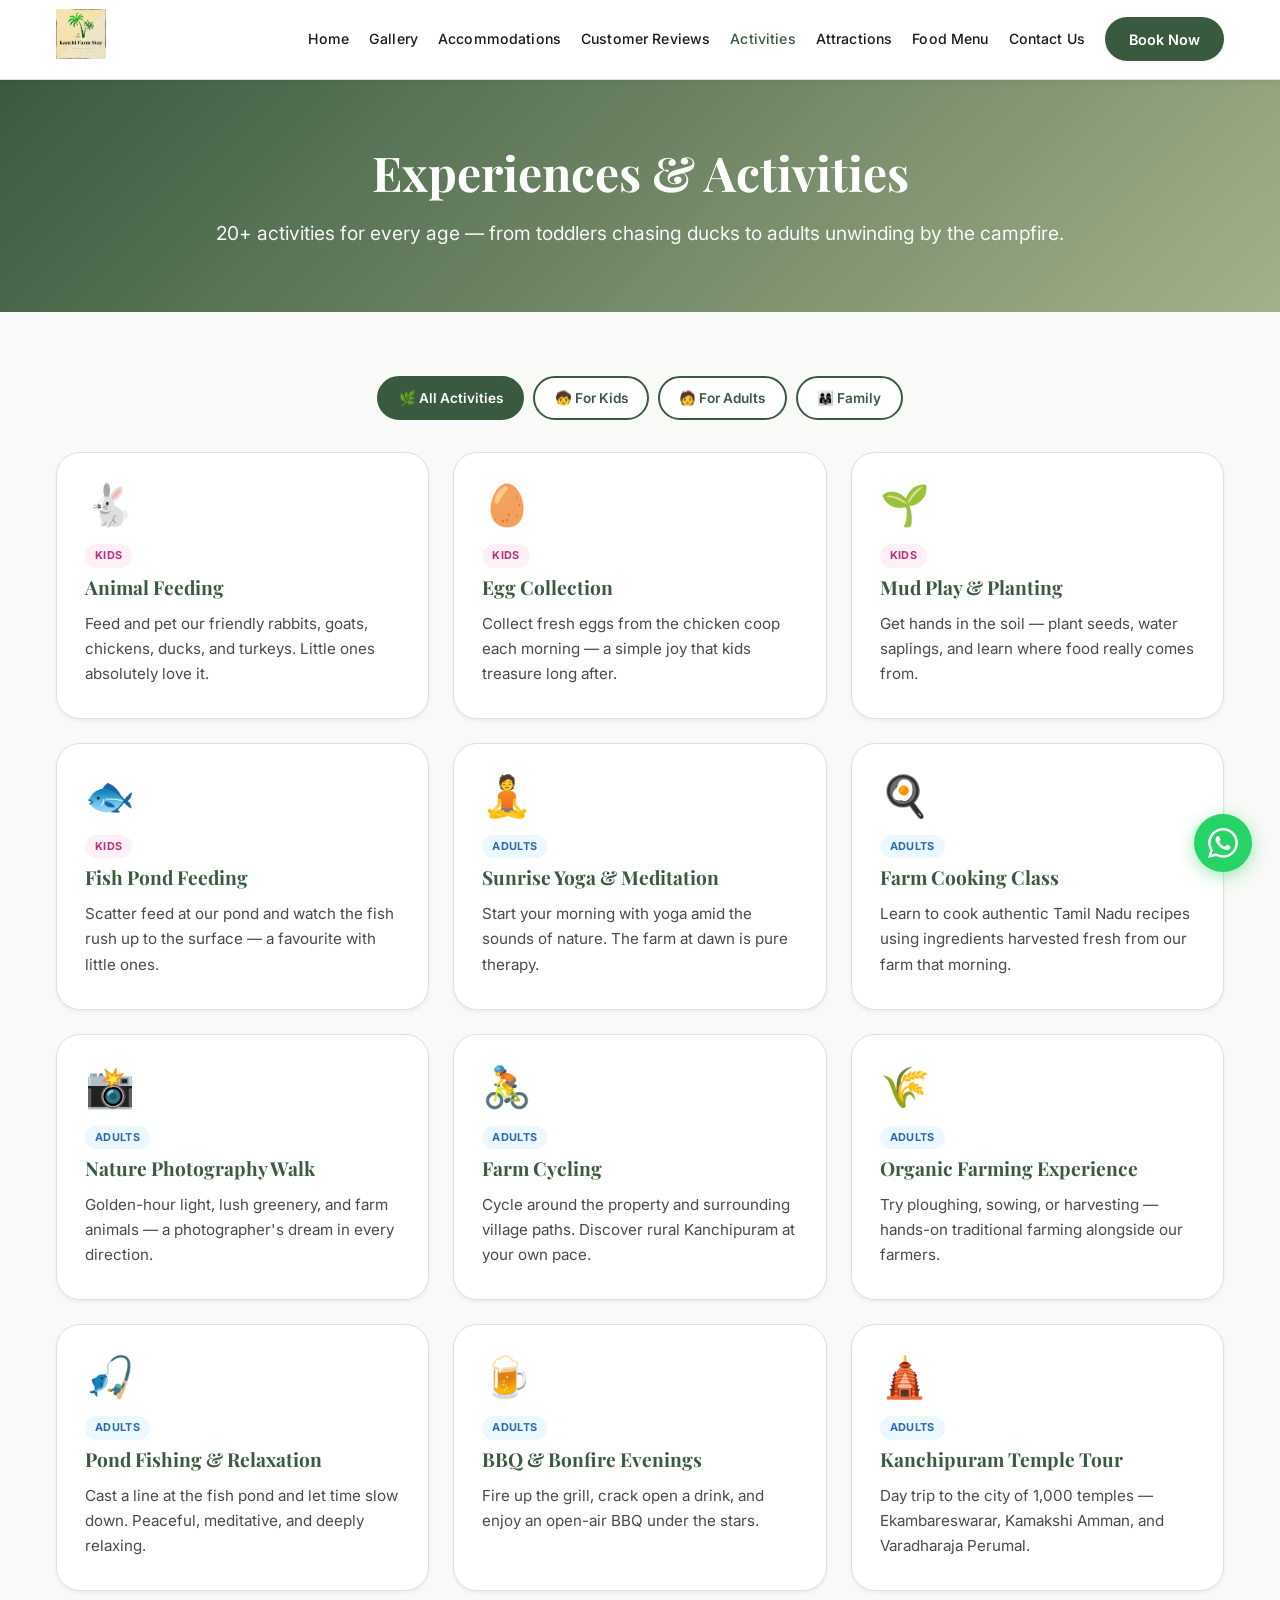
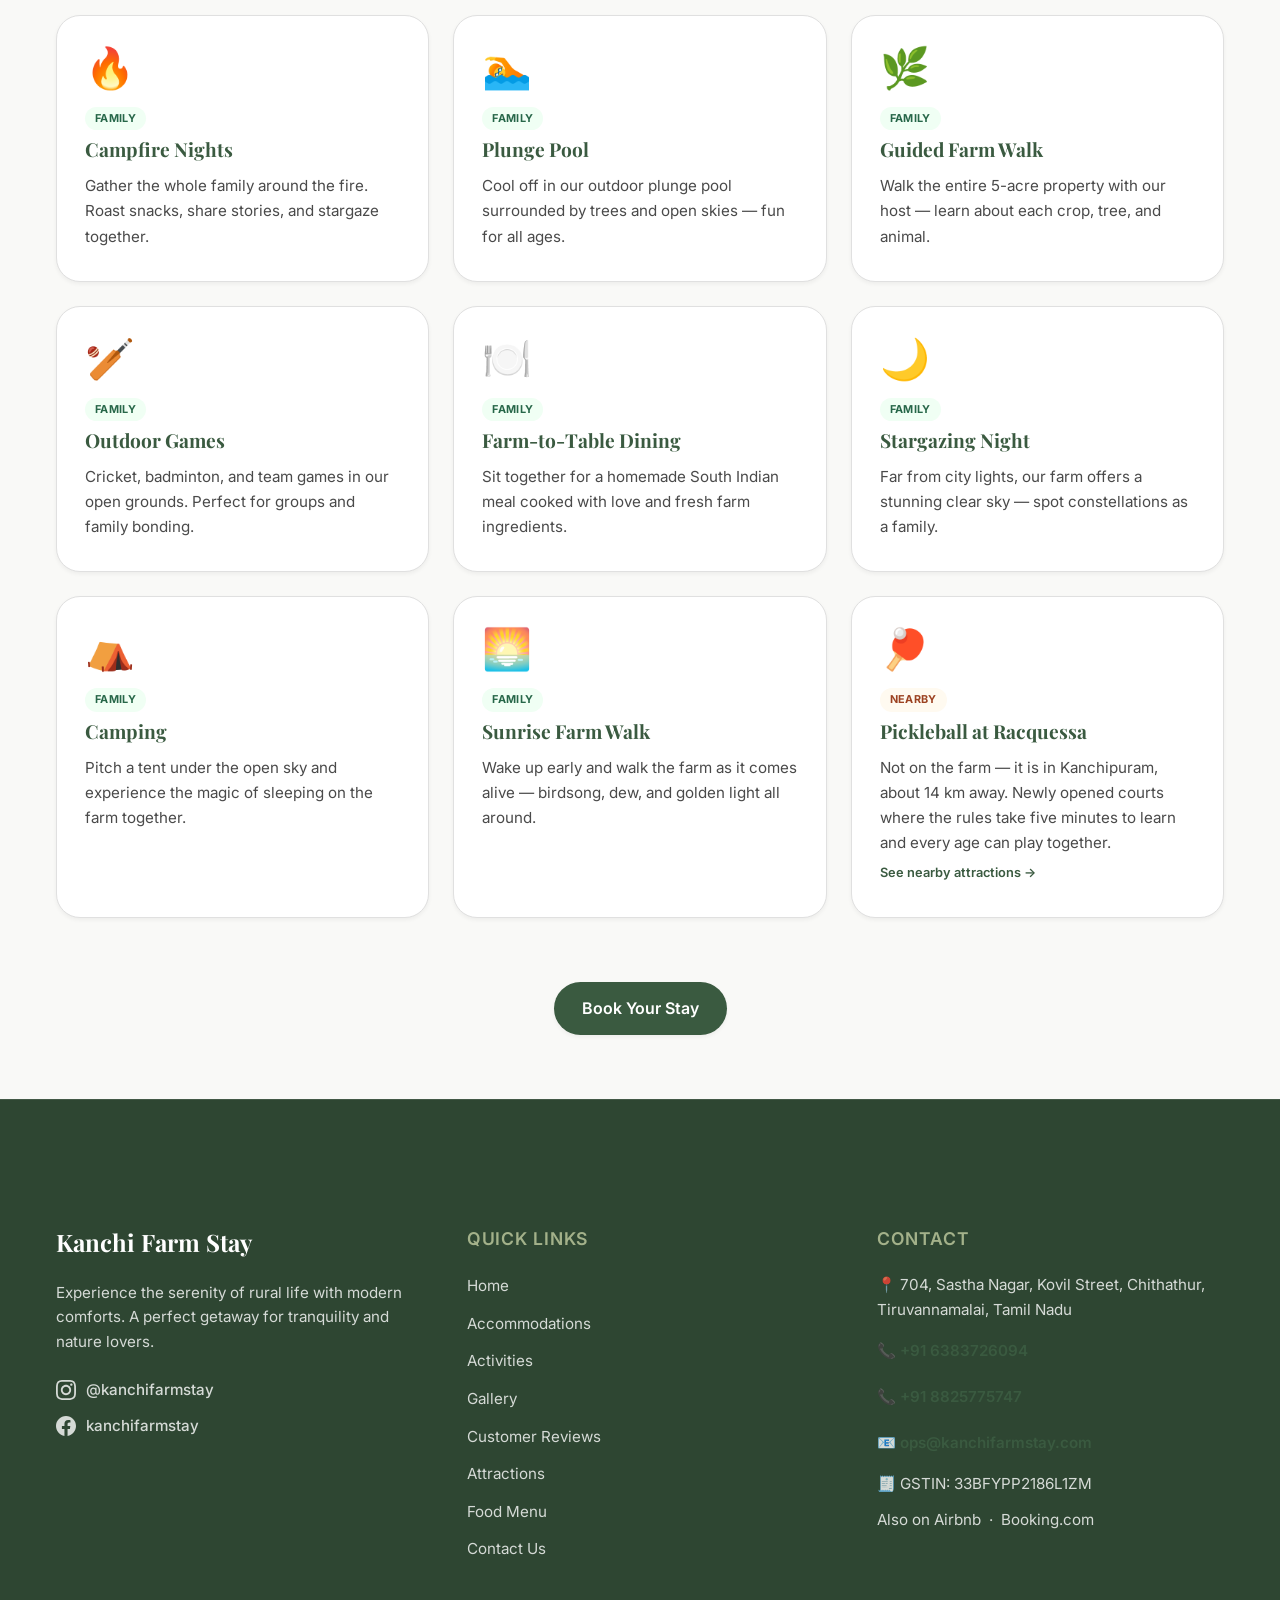
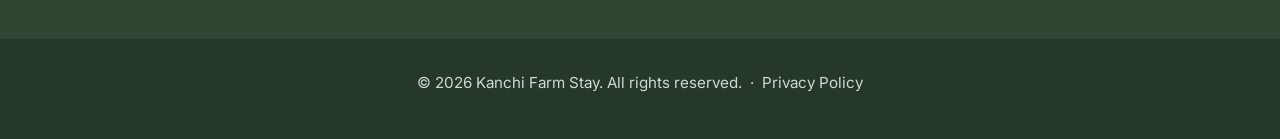
<file: activities.html>
<!DOCTYPE html>
<html lang="en">

<head>
    <meta charset="UTF-8">
    <meta name="viewport" content="width=device-width, initial-scale=1.0">
    <title>Activities & Experiences | Kanchi Farm Stay</title>
    <meta name="description" content="20+ farm activities at Kanchi Farm Stay near Kanchipuram - feeding rabbits, collecting eggs, fishing, cycling, campfires, camping and stargazing for kids, adults and families.">
    <link rel="icon" type="image/png" href="assets/images/logo.png">
    <link rel="stylesheet" href="style.css?v=2">
    <link rel="stylesheet" href="mobile.css">
</head>

<body>

    <!-- Navbar Placeholder -->
    <div id="navbar-placeholder"></div>

    <div class="reviews-page">
        <section class="reviews-header">
            <div class="container">
                <h1>Experiences &amp; Activities</h1>
                <p>20+ activities for every age — from toddlers chasing ducks to adults unwinding by the campfire.</p>
            </div>
        </section>

        <section id="activities" class="section activities-section">
            <div class="container">
                <!-- Category tabs -->
                <div class="act-tabs">
                    <button class="act-tab active" data-filter="all">🌿 All Activities</button>
                    <button class="act-tab" data-filter="kids">🧒 For Kids</button>
                    <button class="act-tab" data-filter="adults">🧑 For Adults</button>
                    <button class="act-tab" data-filter="family">👨‍👩‍👧 Family</button>
                </div>

                <div class="activities-grid" id="activitiesGrid">

                    <!-- KIDS -->
                    <div class="activity-card" data-cat="kids">
                        <div class="activity-icon">🐇</div>
                        <span class="act-badge kids">Kids</span>
                        <h3>Animal Feeding</h3>
                        <p>Feed and pet our friendly rabbits, goats, chickens, ducks, and turkeys. Little ones absolutely love it.</p>
                    </div>
                    <div class="activity-card" data-cat="kids">
                        <div class="activity-icon">🥚</div>
                        <span class="act-badge kids">Kids</span>
                        <h3>Egg Collection</h3>
                        <p>Collect fresh eggs from the chicken coop each morning — a simple joy that kids treasure long after.</p>
                    </div>
                    <div class="activity-card" data-cat="kids">
                        <div class="activity-icon">🌱</div>
                        <span class="act-badge kids">Kids</span>
                        <h3>Mud Play & Planting</h3>
                        <p>Get hands in the soil — plant seeds, water saplings, and learn where food really comes from.</p>
                    </div>
                    <div class="activity-card" data-cat="kids">
                        <div class="activity-icon">🐟</div>
                        <span class="act-badge kids">Kids</span>
                        <h3>Fish Pond Feeding</h3>
                        <p>Scatter feed at our pond and watch the fish rush up to the surface — a favourite with little ones.</p>
                    </div>

                    <!-- ADULTS -->
                    <div class="activity-card" data-cat="adults">
                        <div class="activity-icon">🧘</div>
                        <span class="act-badge adults">Adults</span>
                        <h3>Sunrise Yoga & Meditation</h3>
                        <p>Start your morning with yoga amid the sounds of nature. The farm at dawn is pure therapy.</p>
                    </div>
                    <div class="activity-card" data-cat="adults">
                        <div class="activity-icon">🍳</div>
                        <span class="act-badge adults">Adults</span>
                        <h3>Farm Cooking Class</h3>
                        <p>Learn to cook authentic Tamil Nadu recipes using ingredients harvested fresh from our farm that morning.</p>
                    </div>
                    <div class="activity-card" data-cat="adults">
                        <div class="activity-icon">📸</div>
                        <span class="act-badge adults">Adults</span>
                        <h3>Nature Photography Walk</h3>
                        <p>Golden-hour light, lush greenery, and farm animals — a photographer's dream in every direction.</p>
                    </div>
                    <div class="activity-card" data-cat="adults">
                        <div class="activity-icon">🚴</div>
                        <span class="act-badge adults">Adults</span>
                        <h3>Farm Cycling</h3>
                        <p>Cycle around the property and surrounding village paths. Discover rural Kanchipuram at your own pace.</p>
                    </div>
                    <div class="activity-card" data-cat="adults">
                        <div class="activity-icon">🌾</div>
                        <span class="act-badge adults">Adults</span>
                        <h3>Organic Farming Experience</h3>
                        <p>Try ploughing, sowing, or harvesting — hands-on traditional farming alongside our farmers.</p>
                    </div>
                    <div class="activity-card" data-cat="adults">
                        <div class="activity-icon">🎣</div>
                        <span class="act-badge adults">Adults</span>
                        <h3>Pond Fishing & Relaxation</h3>
                        <p>Cast a line at the fish pond and let time slow down. Peaceful, meditative, and deeply relaxing.</p>
                    </div>
                    <div class="activity-card" data-cat="adults">
                        <div class="activity-icon">🍺</div>
                        <span class="act-badge adults">Adults</span>
                        <h3>BBQ & Bonfire Evenings</h3>
                        <p>Fire up the grill, crack open a drink, and enjoy an open-air BBQ under the stars.</p>
                    </div>
                    <div class="activity-card" data-cat="adults">
                        <div class="activity-icon">🛕</div>
                        <span class="act-badge adults">Adults</span>
                        <h3>Kanchipuram Temple Tour</h3>
                        <p>Day trip to the city of 1,000 temples — Ekambareswarar, Kamakshi Amman, and Varadharaja Perumal.</p>
                    </div>

                    <!-- FAMILY -->
                    <div class="activity-card" data-cat="family">
                        <div class="activity-icon">🔥</div>
                        <span class="act-badge family">Family</span>
                        <h3>Campfire Nights</h3>
                        <p>Gather the whole family around the fire. Roast snacks, share stories, and stargaze together.</p>
                    </div>
                    <div class="activity-card" data-cat="family">
                        <div class="activity-icon">🏊</div>
                        <span class="act-badge family">Family</span>
                        <h3>Plunge Pool</h3>
                        <p>Cool off in our outdoor plunge pool surrounded by trees and open skies — fun for all ages.</p>
                    </div>
                    <div class="activity-card" data-cat="family">
                        <div class="activity-icon">🌿</div>
                        <span class="act-badge family">Family</span>
                        <h3>Guided Farm Walk</h3>
                        <p>Walk the entire 5-acre property with our host — learn about each crop, tree, and animal.</p>
                    </div>
                    <div class="activity-card" data-cat="family">
                        <div class="activity-icon">🏏</div>
                        <span class="act-badge family">Family</span>
                        <h3>Outdoor Games</h3>
                        <p>Cricket, badminton, and team games in our open grounds. Perfect for groups and family bonding.</p>
                    </div>
                    <div class="activity-card" data-cat="family">
                        <div class="activity-icon">🍽️</div>
                        <span class="act-badge family">Family</span>
                        <h3>Farm-to-Table Dining</h3>
                        <p>Sit together for a homemade South Indian meal cooked with love and fresh farm ingredients.</p>
                    </div>
                    <div class="activity-card" data-cat="family">
                        <div class="activity-icon">🌙</div>
                        <span class="act-badge family">Family</span>
                        <h3>Stargazing Night</h3>
                        <p>Far from city lights, our farm offers a stunning clear sky — spot constellations as a family.</p>
                    </div>
                    <div class="activity-card" data-cat="family">
                        <div class="activity-icon">⛺</div>
                        <span class="act-badge family">Family</span>
                        <h3>Camping</h3>
                        <p>Pitch a tent under the open sky and experience the magic of sleeping on the farm together.</p>
                    </div>
                    <div class="activity-card" data-cat="family">
                        <div class="activity-icon">🌅</div>
                        <span class="act-badge family">Family</span>
                        <h3>Sunrise Farm Walk</h3>
                        <p>Wake up early and walk the farm as it comes alive — birdsong, dew, and golden light all around.</p>
                    </div>

                    <div class="activity-card" data-cat="family">
                        <div class="activity-icon">&#x1F3D3;</div>
                        <span class="act-badge nearby">Nearby</span>
                        <h3>Pickleball at Racquessa</h3>
                        <p>Not on the farm &mdash; it is in Kanchipuram, about 14 km away. Newly opened courts where the rules take five minutes to learn and every age can play together.</p>
                        <a class="act-link" href="attractions.html">See nearby attractions &rarr;</a>
                    </div>

                </div><!-- /activities-grid -->
            </div>
        </section>

        <style>
        .act-tabs { display:flex; flex-wrap:wrap; gap:.6rem; justify-content:center; margin-bottom:2rem; }
        .act-tab {
            padding:.55rem 1.2rem; border-radius:30px; border:2px solid var(--color-primary,#4a7c59);
            background:#fff; color:var(--color-primary,#4a7c59); font-size:.85rem; font-weight:600;
            cursor:pointer; transition:all .2s; min-height:44px;
        }
        .act-tab.active, .act-tab:hover { background:var(--color-primary,#4a7c59); color:#fff; }
        .activity-card { position:relative; }
        .act-badge {
            display:inline-block; font-size:.68rem; font-weight:700; padding:3px 10px;
            border-radius:20px; margin-bottom:.5rem; letter-spacing:.03em; text-transform:uppercase;
        }
        .act-badge.kids   { background:#fff0f7; color:#b83280; }
        .act-badge.adults { background:#ebf8ff; color:#2b6cb0; }
        .act-badge.family { background:#f0fff4; color:#276749; }
        .act-badge.nearby { background:#fffaf0; color:#9c4221; }
        .activity-card .act-link { display:inline-block; margin-top:.5rem; font-size:.8rem; font-weight:600; color:var(--color-primary,#4a7c59); text-decoration:none; }
        .activity-card .act-link:hover { text-decoration:underline; }
        .activity-card.hidden { display:none; }
        </style>

        <script>
        (function(){
            const tabs = document.querySelectorAll('.act-tab');
            const cards = document.querySelectorAll('#activitiesGrid .activity-card');
            tabs.forEach(tab => {
                tab.addEventListener('click', function(){
                    tabs.forEach(t => t.classList.remove('active'));
                    this.classList.add('active');
                    const filter = this.dataset.filter;
                    cards.forEach(card => {
                        const match = filter === 'all' || card.dataset.cat === filter;
                        card.classList.toggle('hidden', !match);
                    });
                });
            });
        })();
        </script>


        <section class="section text-center" style="padding-top:0">
            <div class="container">
                <a href="accommodations.html" class="btn">Book Your Stay</a>
            </div>
        </section>
    </div>

    <!-- Footer Placeholder -->
    <div id="footer-placeholder"></div>

    <!-- Scripts -->
    <script src="script.js?v=19"></script>
</body>

</html>
</file>
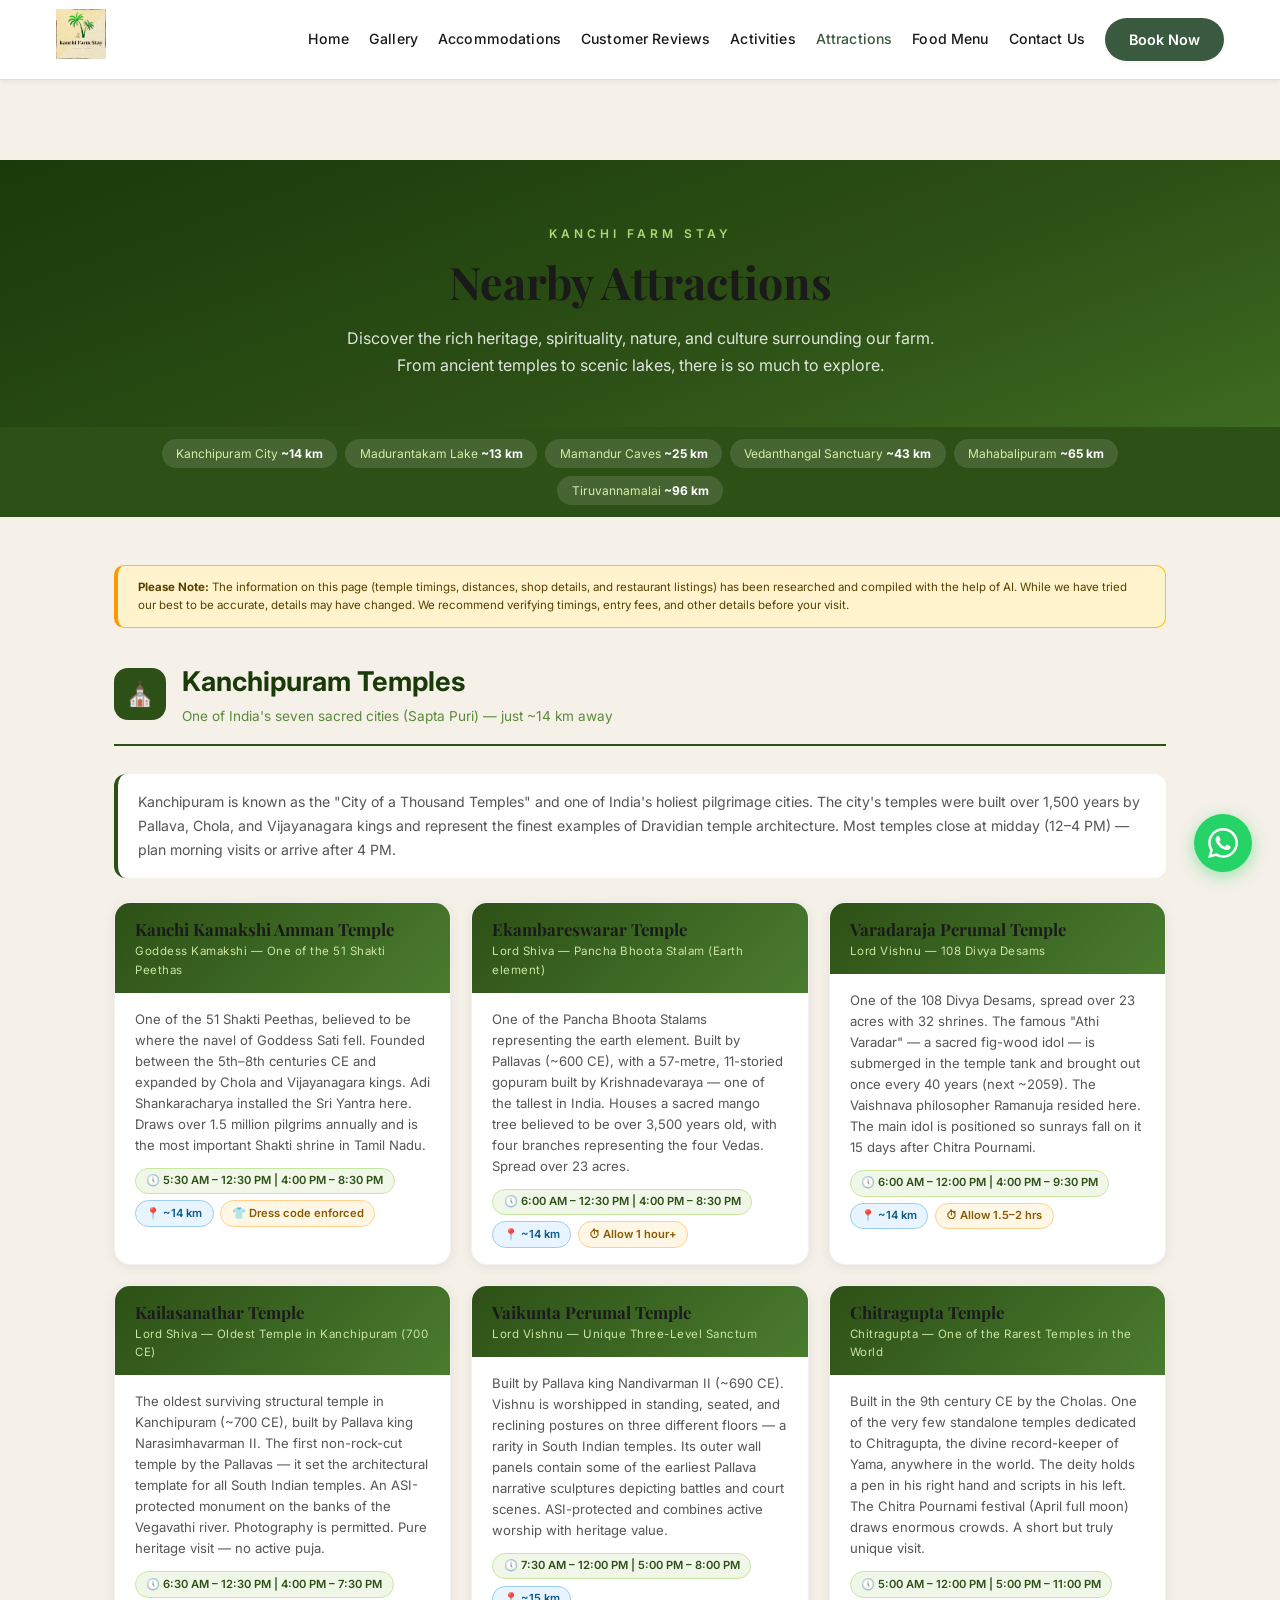
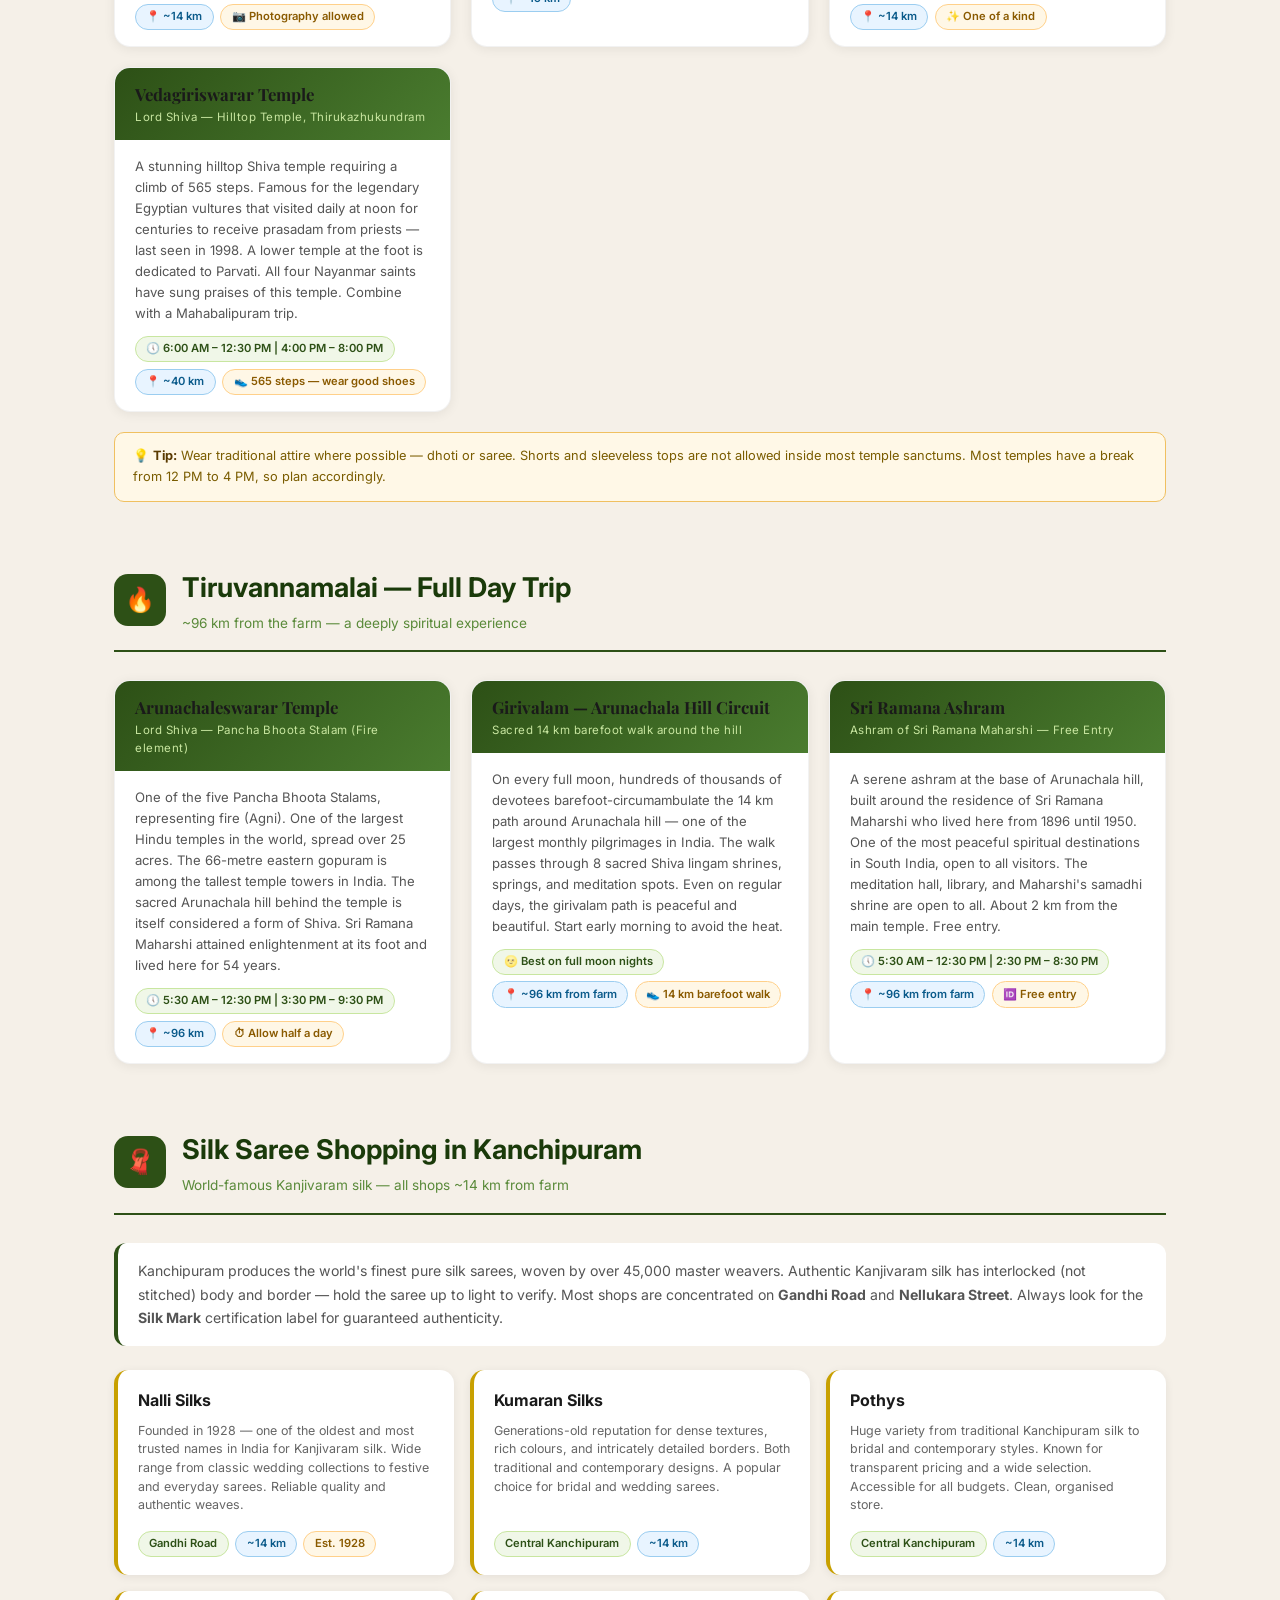
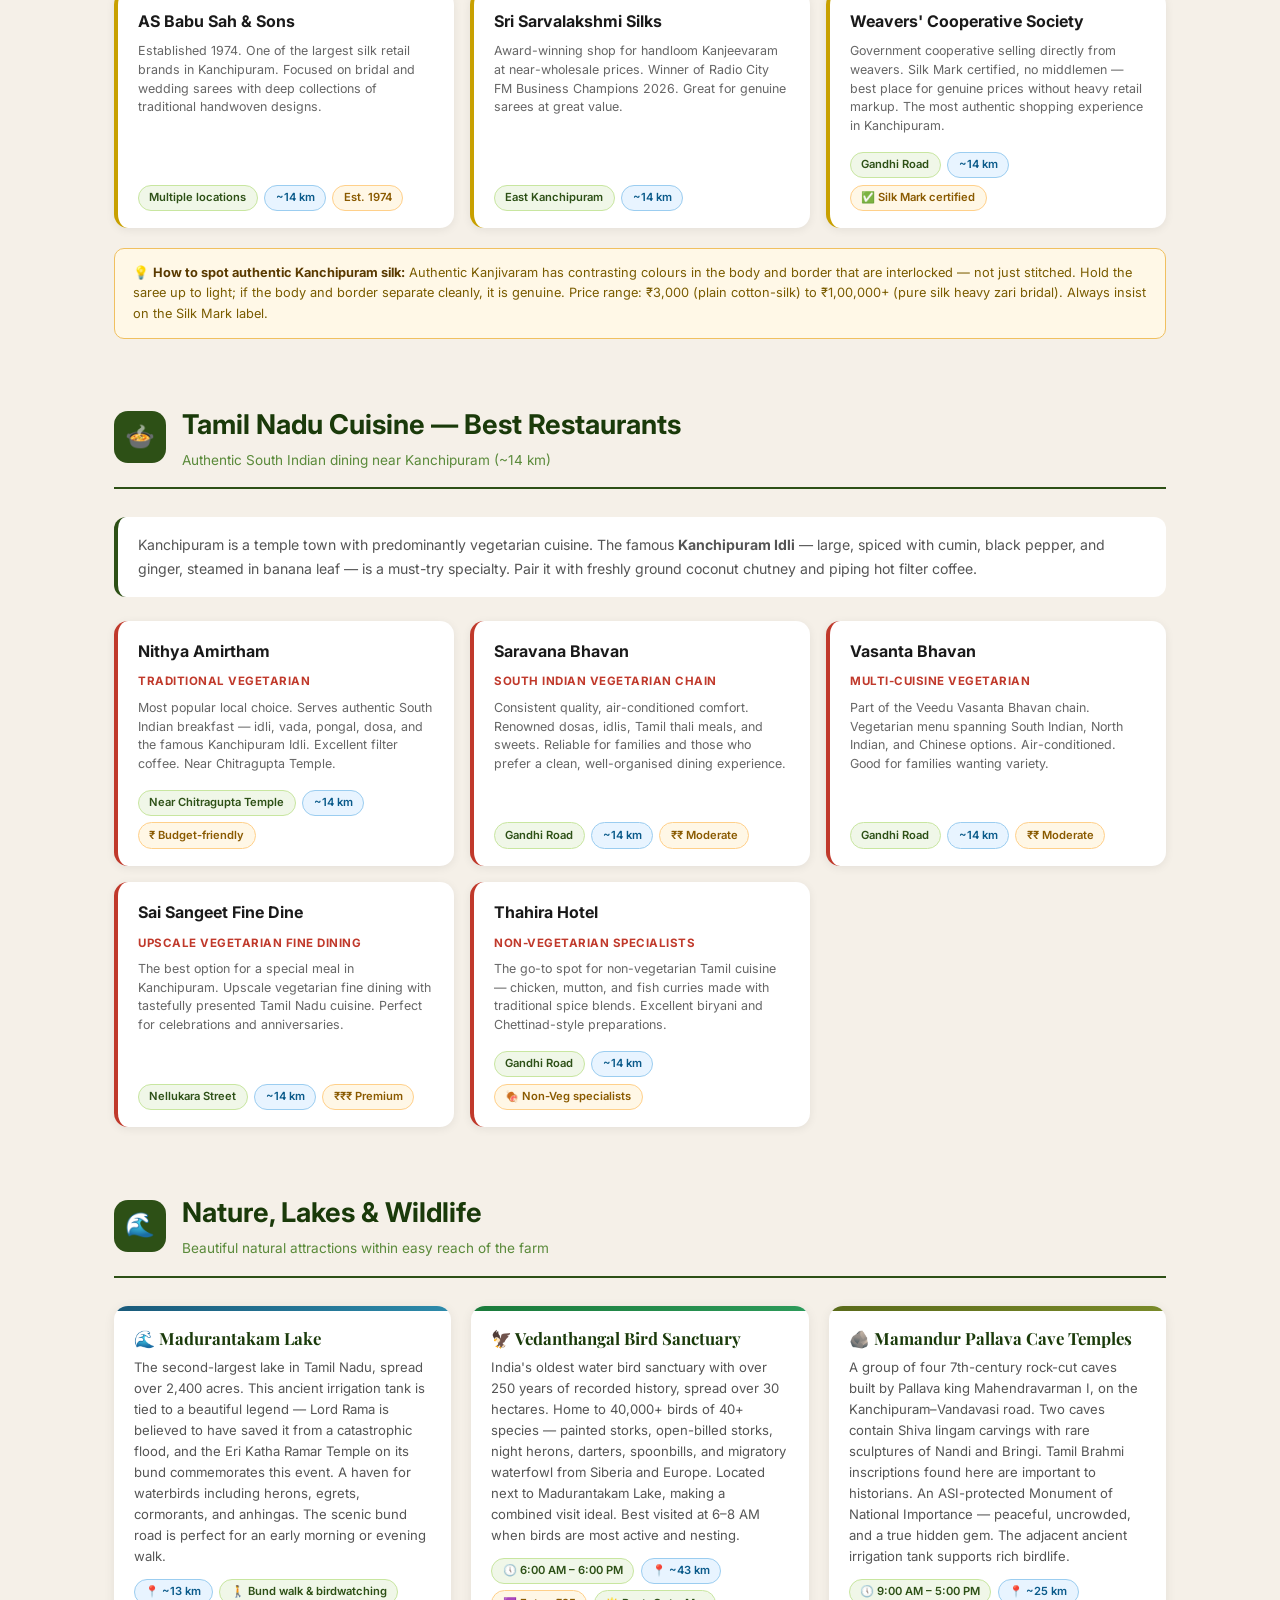
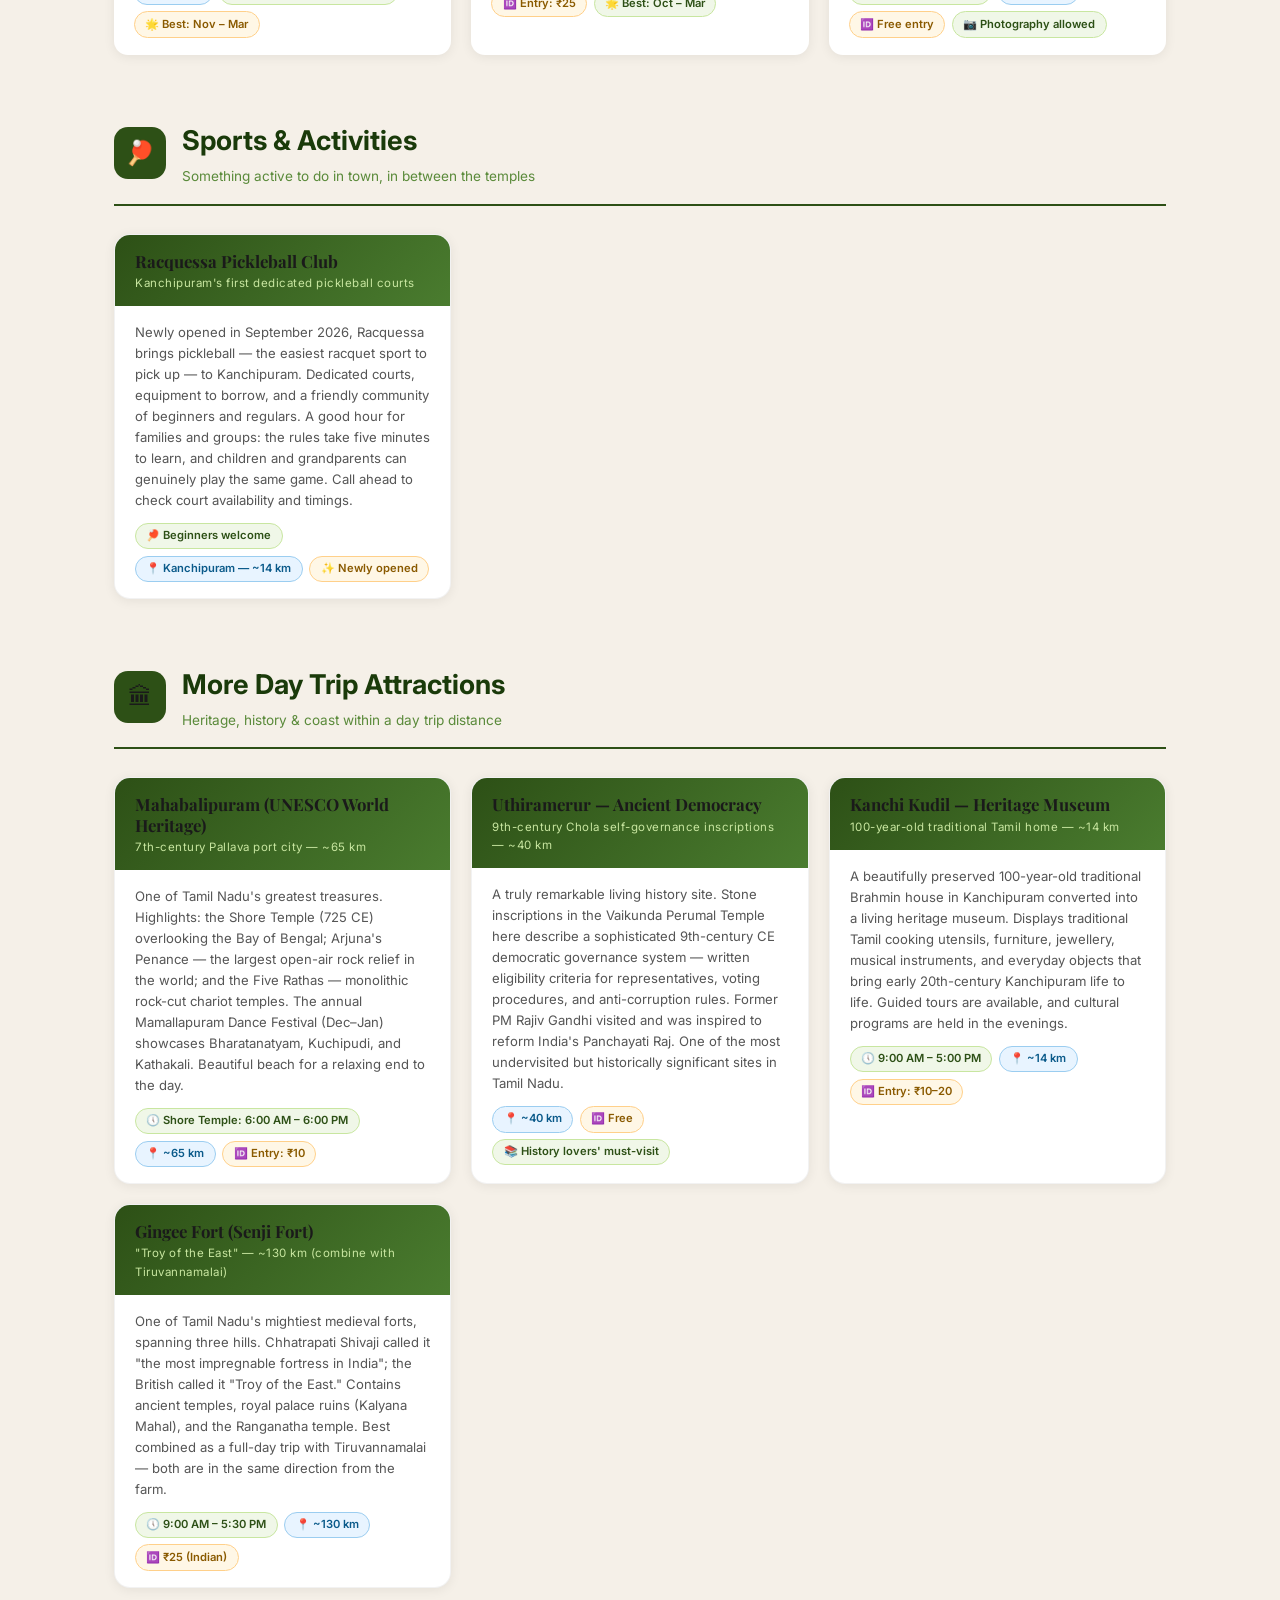
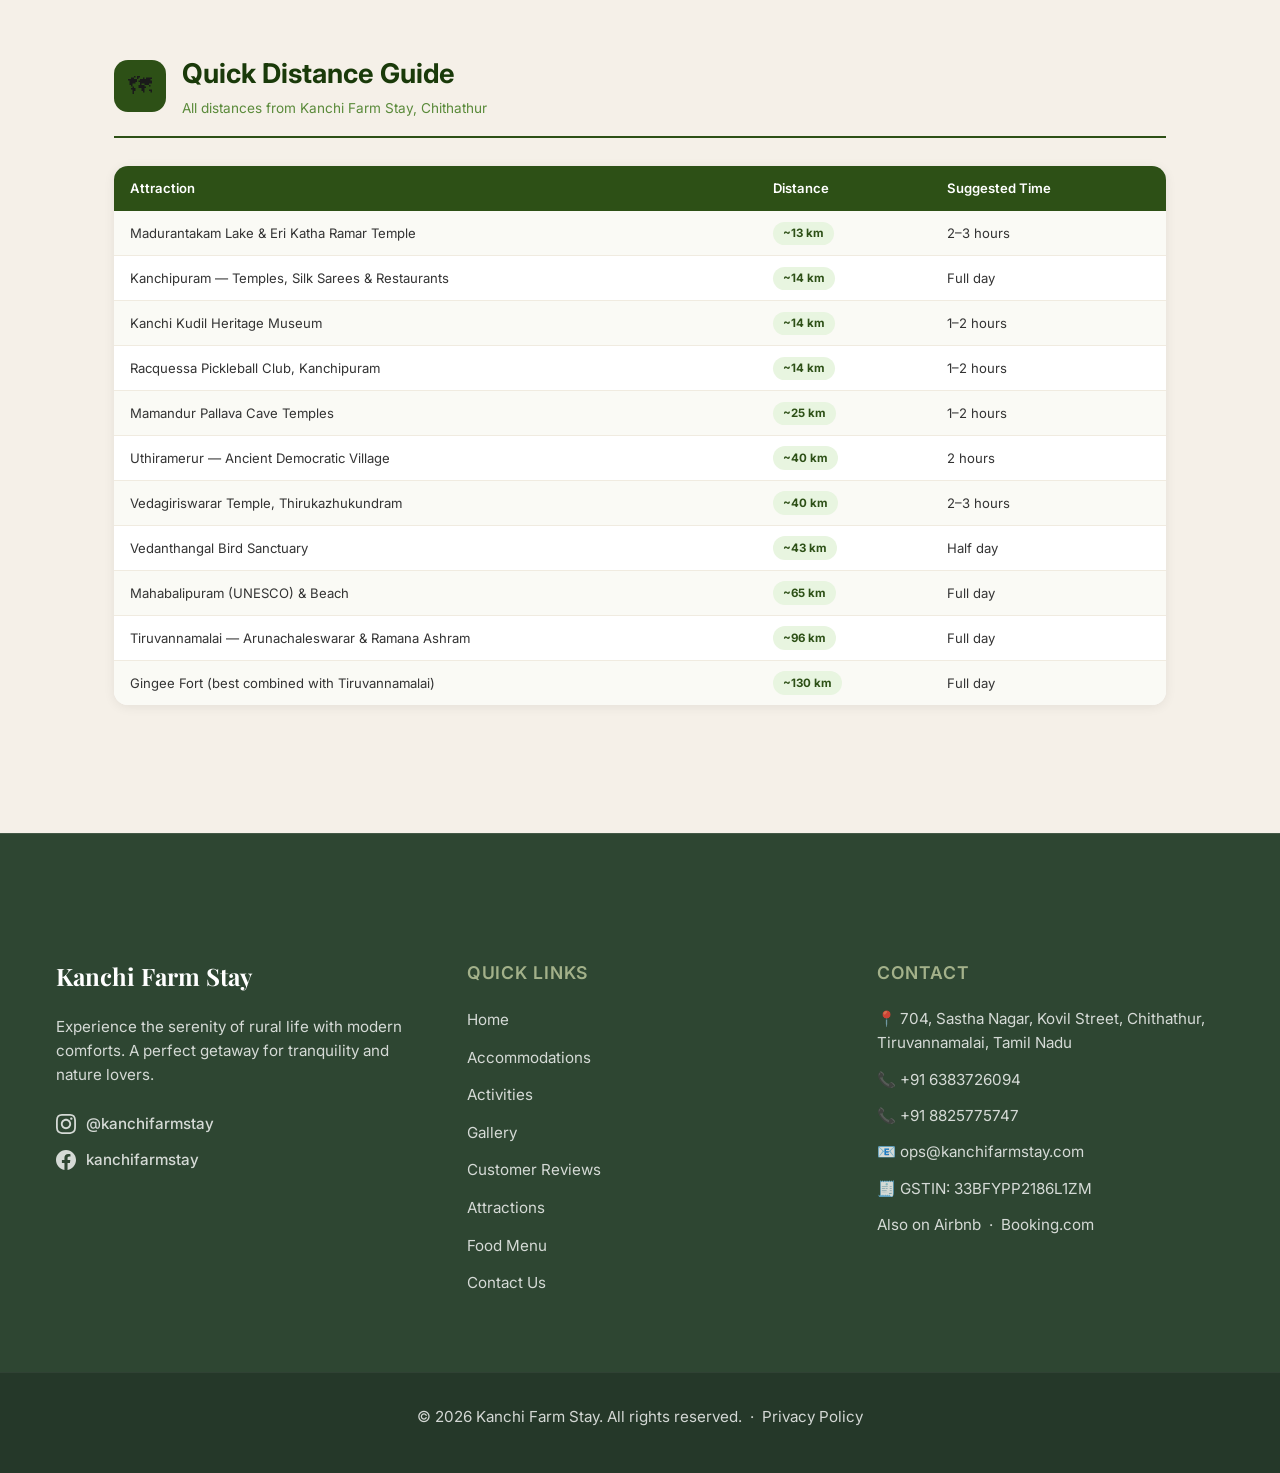
<file: attractions.html>
<!DOCTYPE html>
<html lang="en">
<head>
<meta charset="UTF-8">
<meta name="viewport" content="width=device-width, initial-scale=1.0">
<title>Nearby Attractions | Kanchi Farm Stay</title>
<meta name="description" content="Explore nearby attractions from Kanchi Farm Stay - Kanchipuram temples, silk saree shopping, Tamil Nadu cuisine, Madurantakam Lake, Vedanthangal Bird Sanctuary and more.">
<link rel="icon" type="image/png" href="assets/images/logo.png">
<link rel="stylesheet" href="style.css?v=2">
<style>
.attractions-page{padding-top:80px;min-height:100vh;background:#f5f0e8}
.attr-hero{background:linear-gradient(160deg,#1a3a0a 0%,#2d5016 60%,#3d6b20 100%);color:white;text-align:center;padding:4rem 1rem 3rem;position:relative;overflow:hidden}
.attr-hero .overline{font-size:.75rem;letter-spacing:4px;text-transform:uppercase;color:#a8d878;margin-bottom:.75rem;display:block;position:relative}
.attr-hero h1{font-size:2.8rem;font-weight:700;margin:0 0 1rem;position:relative}
.attr-hero p{color:rgba(255,255,255,.85);max-width:600px;margin:0 auto;font-size:1rem;line-height:1.7;position:relative}
.quick-bar{background:#2d5016;padding:.75rem 1rem}
.dist-pills{display:flex;flex-wrap:wrap;justify-content:center;gap:.5rem;max-width:1000px;margin:0 auto}
.dist-pill{background:rgba(255,255,255,.12);color:#d4edaa;border-radius:30px;padding:.3rem .9rem;font-size:.75rem;white-space:nowrap}
.dist-pill b{color:white}
.attr-body{max-width:1100px;margin:0 auto;padding:3rem 1.5rem 4rem}
.attr-section{margin-bottom:4rem}
.sec-hdr{display:flex;align-items:center;gap:1rem;margin-bottom:1.75rem;padding-bottom:1rem;border-bottom:2px solid #2d5016}
.sec-icon{width:52px;height:52px;border-radius:14px;background:#2d5016;display:flex;align-items:center;justify-content:center;font-size:1.5rem;flex-shrink:0}
.sec-title{font-size:1.7rem;font-weight:700;color:#1a3a0a}
.sec-sub{font-size:.85rem;color:#5a8a3a;margin-top:.2rem}
.sec-intro{font-size:.88rem;color:#555;line-height:1.7;margin-bottom:1.5rem;background:white;border-radius:12px;padding:1rem 1.25rem;border-left:4px solid #2d5016}
.cards-grid{display:grid;grid-template-columns:repeat(auto-fill,minmax(320px,1fr));gap:1.25rem}
.attr-card{background:white;border-radius:16px;overflow:hidden;box-shadow:0 2px 12px rgba(0,0,0,.07);border:1px solid rgba(0,0,0,.05);transition:transform .2s,box-shadow .2s}
.attr-card:hover{transform:translateY(-3px);box-shadow:0 8px 24px rgba(0,0,0,.12)}
.card-hdr{background:linear-gradient(135deg,#2d5016,#4a7c2f);color:white;padding:1rem 1.25rem .85rem}
.card-hdr h3{font-size:1.05rem;font-weight:700;margin:0 0 .2rem}
.card-hdr .sub{font-size:.72rem;color:#c8e6a0;letter-spacing:.5px}
.card-body{padding:1rem 1.25rem}
.card-body p{font-size:.82rem;color:#555;line-height:1.6;margin-bottom:.75rem}
.tags{display:flex;flex-wrap:wrap;gap:.4rem;margin-top:.5rem}
.tag{display:inline-flex;align-items:center;gap:4px;background:#f0f7e8;border:1px solid #c8e6a0;border-radius:20px;padding:.2rem .65rem;font-size:.7rem;color:#2d5016;font-weight:600}
.tag.or{background:#fff7e6;border-color:#ffd08a;color:#8a5a00}
.tag.bl{background:#e8f4ff;border-color:#9bcdf0;color:#0a5a8a}
a.tag{text-decoration:none}
a.tag:hover{filter:brightness(.95)}
.shops-grid{display:grid;grid-template-columns:repeat(auto-fill,minmax(280px,1fr));gap:1rem}
.shop-card{background:white;border-radius:14px;padding:1.1rem 1.25rem;box-shadow:0 2px 10px rgba(0,0,0,.07);border-left:4px solid #c8a000;display:flex;flex-direction:column;gap:.5rem}
.shop-name{font-size:1rem;font-weight:700;color:#1a1a1a}
.shop-desc{font-size:.78rem;color:#666;line-height:1.5;flex:1}
.rest-card{background:white;border-radius:14px;padding:1.1rem 1.25rem;box-shadow:0 2px 10px rgba(0,0,0,.07);border-left:4px solid #c0392b;display:flex;flex-direction:column;gap:.5rem}
.rest-type{font-size:.72rem;font-weight:700;text-transform:uppercase;letter-spacing:.5px;color:#c0392b}
.nat-card{background:white;border-radius:14px;overflow:hidden;box-shadow:0 2px 12px rgba(0,0,0,.07)}
.nat-accent{height:5px}
.nat-body{padding:1.1rem 1.25rem}
.nat-body h3{font-size:1.05rem;font-weight:700;color:#1a3a0a;margin-bottom:.5rem}
.nat-body p{font-size:.82rem;color:#555;line-height:1.6;margin-bottom:.75rem}
.tip{background:#fff8e7;border:1px solid #f0c060;border-radius:10px;padding:.85rem 1.1rem;margin-top:1.25rem;font-size:.8rem;color:#7a5c00;line-height:1.6}
.tip strong{color:#5a3a00}
.dist-table{width:100%;border-collapse:collapse;background:white;border-radius:14px;overflow:hidden;box-shadow:0 2px 12px rgba(0,0,0,.07)}
.dist-table th{background:#2d5016;color:white;padding:.75rem 1rem;text-align:left;font-size:.82rem;font-weight:600}
.dist-table td{padding:.65rem 1rem;font-size:.82rem;border-bottom:1px solid #f0ebe0;color:#333}
.dist-table tr:last-child td{border-bottom:none}
.dist-table tr:nth-child(even) td{background:#fafaf5}
.dbadge{display:inline-block;background:#e8f5e0;color:#2d5016;border-radius:20px;padding:.15rem .6rem;font-size:.72rem;font-weight:700}
@media(max-width:640px){.attr-hero h1{font-size:2rem}.cards-grid,.shops-grid{grid-template-columns:1fr}.sec-title{font-size:1.4rem}}
</style>
</head>
<body>
<div id="navbar-placeholder"></div>
<div class="attractions-page">
<div class="attr-hero">
  <div class="container">
    <span class="overline">Kanchi Farm Stay</span>
    <h1>Nearby Attractions</h1>
    <p>Discover the rich heritage, spirituality, nature, and culture surrounding our farm. From ancient temples to scenic lakes, there is so much to explore.</p>
  </div>
</div>
<div class="quick-bar">
  <div class="dist-pills">
    <div class="dist-pill">Kanchipuram City <b>~14 km</b></div>
    <div class="dist-pill">Madurantakam Lake <b>~13 km</b></div>
    <div class="dist-pill">Mamandur Caves <b>~25 km</b></div>
    <div class="dist-pill">Vedanthangal Sanctuary <b>~43 km</b></div>
    <div class="dist-pill">Mahabalipuram <b>~65 km</b></div>
    <div class="dist-pill">Tiruvannamalai <b>~96 km</b></div>
  </div>
</div>
<div class="attr-body">
<div style="background:#fff3cd;border:1px solid #ffc107;border-left:4px solid #ff9800;border-radius:10px;padding:.75rem 1.25rem;margin-bottom:2rem;font-size:.72rem;color:#5a4000;line-height:1.6;"><strong>Please Note:</strong> The information on this page (temple timings, distances, shop details, and restaurant listings) has been researched and compiled with the help of AI. While we have tried our best to be accurate, details may have changed. We recommend verifying timings, entry fees, and other details before your visit.</div>

<!-- KANCHIPURAM TEMPLES -->
<div class="attr-section">
  <div class="sec-hdr"><div class="sec-icon">&#x26EA;</div><div><div class="sec-title">Kanchipuram Temples</div><div class="sec-sub">One of India's seven sacred cities (Sapta Puri) &mdash; just ~14 km away</div></div></div>
  <div class="sec-intro">Kanchipuram is known as the "City of a Thousand Temples" and one of India's holiest pilgrimage cities. The city's temples were built over 1,500 years by Pallava, Chola, and Vijayanagara kings and represent the finest examples of Dravidian temple architecture. Most temples close at midday (12&ndash;4 PM) &mdash; plan morning visits or arrive after 4 PM.</div>
  <div class="cards-grid">
    <div class="attr-card"><div class="card-hdr"><h3>Kanchi Kamakshi Amman Temple</h3><div class="sub">Goddess Kamakshi &mdash; One of the 51 Shakti Peethas</div></div><div class="card-body"><p>One of the 51 Shakti Peethas, believed to be where the navel of Goddess Sati fell. Founded between the 5th&ndash;8th centuries CE and expanded by Chola and Vijayanagara kings. Adi Shankaracharya installed the Sri Yantra here. Draws over 1.5 million pilgrims annually and is the most important Shakti shrine in Tamil Nadu.</p><div class="tags"><span class="tag">&#x1F554; 5:30 AM &ndash; 12:30 PM | 4:00 PM &ndash; 8:30 PM</span><span class="tag bl">&#x1F4CD; ~14 km</span><span class="tag or">&#x1F455; Dress code enforced</span></div></div></div>
    <div class="attr-card"><div class="card-hdr"><h3>Ekambareswarar Temple</h3><div class="sub">Lord Shiva &mdash; Pancha Bhoota Stalam (Earth element)</div></div><div class="card-body"><p>One of the Pancha Bhoota Stalams representing the earth element. Built by Pallavas (~600 CE), with a 57-metre, 11-storied gopuram built by Krishnadevaraya &mdash; one of the tallest in India. Houses a sacred mango tree believed to be over 3,500 years old, with four branches representing the four Vedas. Spread over 23 acres.</p><div class="tags"><span class="tag">&#x1F554; 6:00 AM &ndash; 12:30 PM | 4:00 PM &ndash; 8:30 PM</span><span class="tag bl">&#x1F4CD; ~14 km</span><span class="tag or">&#x23F1; Allow 1 hour+</span></div></div></div>
    <div class="attr-card"><div class="card-hdr"><h3>Varadaraja Perumal Temple</h3><div class="sub">Lord Vishnu &mdash; 108 Divya Desams</div></div><div class="card-body"><p>One of the 108 Divya Desams, spread over 23 acres with 32 shrines. The famous "Athi Varadar" &mdash; a sacred fig-wood idol &mdash; is submerged in the temple tank and brought out once every 40 years (next ~2059). The Vaishnava philosopher Ramanuja resided here. The main idol is positioned so sunrays fall on it 15 days after Chitra Pournami.</p><div class="tags"><span class="tag">&#x1F554; 6:00 AM &ndash; 12:00 PM | 4:00 PM &ndash; 9:30 PM</span><span class="tag bl">&#x1F4CD; ~14 km</span><span class="tag or">&#x23F1; Allow 1.5&ndash;2 hrs</span></div></div></div>
    <div class="attr-card"><div class="card-hdr"><h3>Kailasanathar Temple</h3><div class="sub">Lord Shiva &mdash; Oldest Temple in Kanchipuram (700 CE)</div></div><div class="card-body"><p>The oldest surviving structural temple in Kanchipuram (~700 CE), built by Pallava king Narasimhavarman II. The first non-rock-cut temple by the Pallavas &mdash; it set the architectural template for all South Indian temples. An ASI-protected monument on the banks of the Vegavathi river. Photography is permitted. Pure heritage visit &mdash; no active puja.</p><div class="tags"><span class="tag">&#x1F554; 6:30 AM &ndash; 12:30 PM | 4:00 PM &ndash; 7:30 PM</span><span class="tag bl">&#x1F4CD; ~14 km</span><span class="tag or">&#x1F4F7; Photography allowed</span></div></div></div>
    <div class="attr-card"><div class="card-hdr"><h3>Vaikunta Perumal Temple</h3><div class="sub">Lord Vishnu &mdash; Unique Three-Level Sanctum</div></div><div class="card-body"><p>Built by Pallava king Nandivarman II (~690 CE). Vishnu is worshipped in standing, seated, and reclining postures on three different floors &mdash; a rarity in South Indian temples. Its outer wall panels contain some of the earliest Pallava narrative sculptures depicting battles and court scenes. ASI-protected and combines active worship with heritage value.</p><div class="tags"><span class="tag">&#x1F554; 7:30 AM &ndash; 12:00 PM | 5:00 PM &ndash; 8:00 PM</span><span class="tag bl">&#x1F4CD; ~15 km</span></div></div></div>
    <div class="attr-card"><div class="card-hdr"><h3>Chitragupta Temple</h3><div class="sub">Chitragupta &mdash; One of the Rarest Temples in the World</div></div><div class="card-body"><p>Built in the 9th century CE by the Cholas. One of the very few standalone temples dedicated to Chitragupta, the divine record-keeper of Yama, anywhere in the world. The deity holds a pen in his right hand and scripts in his left. The Chitra Pournami festival (April full moon) draws enormous crowds. A short but truly unique visit.</p><div class="tags"><span class="tag">&#x1F554; 5:00 AM &ndash; 12:00 PM | 5:00 PM &ndash; 11:00 PM</span><span class="tag bl">&#x1F4CD; ~14 km</span><span class="tag or">&#x2728; One of a kind</span></div></div></div>
    <div class="attr-card"><div class="card-hdr"><h3>Vedagiriswarar Temple</h3><div class="sub">Lord Shiva &mdash; Hilltop Temple, Thirukazhukundram</div></div><div class="card-body"><p>A stunning hilltop Shiva temple requiring a climb of 565 steps. Famous for the legendary Egyptian vultures that visited daily at noon for centuries to receive prasadam from priests &mdash; last seen in 1998. A lower temple at the foot is dedicated to Parvati. All four Nayanmar saints have sung praises of this temple. Combine with a Mahabalipuram trip.</p><div class="tags"><span class="tag">&#x1F554; 6:00 AM &ndash; 12:30 PM | 4:00 PM &ndash; 8:00 PM</span><span class="tag bl">&#x1F4CD; ~40 km</span><span class="tag or">&#x1F45F; 565 steps &mdash; wear good shoes</span></div></div></div>
  </div>
  <div class="tip">&#x1F4A1; <strong>Tip:</strong> Wear traditional attire where possible &mdash; dhoti or saree. Shorts and sleeveless tops are not allowed inside most temple sanctums. Most temples have a break from 12 PM to 4 PM, so plan accordingly.</div>
</div>

<!-- TIRUVANNAMALAI -->
<div class="attr-section">
  <div class="sec-hdr"><div class="sec-icon">&#x1F525;</div><div><div class="sec-title">Tiruvannamalai &mdash; Full Day Trip</div><div class="sec-sub">~96 km from the farm &mdash; a deeply spiritual experience</div></div></div>
  <div class="cards-grid">
    <div class="attr-card"><div class="card-hdr"><h3>Arunachaleswarar Temple</h3><div class="sub">Lord Shiva &mdash; Pancha Bhoota Stalam (Fire element)</div></div><div class="card-body"><p>One of the five Pancha Bhoota Stalams, representing fire (Agni). One of the largest Hindu temples in the world, spread over 25 acres. The 66-metre eastern gopuram is among the tallest temple towers in India. The sacred Arunachala hill behind the temple is itself considered a form of Shiva. Sri Ramana Maharshi attained enlightenment at its foot and lived here for 54 years.</p><div class="tags"><span class="tag">&#x1F554; 5:30 AM &ndash; 12:30 PM | 3:30 PM &ndash; 9:30 PM</span><span class="tag bl">&#x1F4CD; ~96 km</span><span class="tag or">&#x23F1; Allow half a day</span></div></div></div>
    <div class="attr-card"><div class="card-hdr"><h3>Girivalam &mdash; Arunachala Hill Circuit</h3><div class="sub">Sacred 14 km barefoot walk around the hill</div></div><div class="card-body"><p>On every full moon, hundreds of thousands of devotees barefoot-circumambulate the 14 km path around Arunachala hill &mdash; one of the largest monthly pilgrimages in India. The walk passes through 8 sacred Shiva lingam shrines, springs, and meditation spots. Even on regular days, the girivalam path is peaceful and beautiful. Start early morning to avoid the heat.</p><div class="tags"><span class="tag">&#x1F31D; Best on full moon nights</span><span class="tag bl">&#x1F4CD; ~96 km from farm</span><span class="tag or">&#x1F45F; 14 km barefoot walk</span></div></div></div>
    <div class="attr-card"><div class="card-hdr"><h3>Sri Ramana Ashram</h3><div class="sub">Ashram of Sri Ramana Maharshi &mdash; Free Entry</div></div><div class="card-body"><p>A serene ashram at the base of Arunachala hill, built around the residence of Sri Ramana Maharshi who lived here from 1896 until 1950. One of the most peaceful spiritual destinations in South India, open to all visitors. The meditation hall, library, and Maharshi's samadhi shrine are open to all. About 2 km from the main temple. Free entry.</p><div class="tags"><span class="tag">&#x1F554; 5:30 AM &ndash; 12:30 PM | 2:30 PM &ndash; 8:30 PM</span><span class="tag bl">&#x1F4CD; ~96 km from farm</span><span class="tag or">&#x1F194; Free entry</span></div></div></div>
  </div>
</div>

<!-- SILK SAREES -->
<div class="attr-section">
  <div class="sec-hdr"><div class="sec-icon">&#x1F9E3;</div><div><div class="sec-title">Silk Saree Shopping in Kanchipuram</div><div class="sec-sub">World-famous Kanjivaram silk &mdash; all shops ~14 km from farm</div></div></div>
  <div class="sec-intro">Kanchipuram produces the world's finest pure silk sarees, woven by over 45,000 master weavers. Authentic Kanjivaram silk has interlocked (not stitched) body and border &mdash; hold the saree up to light to verify. Most shops are concentrated on <strong>Gandhi Road</strong> and <strong>Nellukara Street</strong>. Always look for the <strong>Silk Mark</strong> certification label for guaranteed authenticity.</div>
  <div class="shops-grid">
    <div class="shop-card"><div class="shop-name">Nalli Silks</div><div class="shop-desc">Founded in 1928 &mdash; one of the oldest and most trusted names in India for Kanjivaram silk. Wide range from classic wedding collections to festive and everyday sarees. Reliable quality and authentic weaves.</div><div class="tags"><span class="tag">Gandhi Road</span><span class="tag bl">~14 km</span><span class="tag or">Est. 1928</span></div></div>
    <div class="shop-card"><div class="shop-name">Kumaran Silks</div><div class="shop-desc">Generations-old reputation for dense textures, rich colours, and intricately detailed borders. Both traditional and contemporary designs. A popular choice for bridal and wedding sarees.</div><div class="tags"><span class="tag">Central Kanchipuram</span><span class="tag bl">~14 km</span></div></div>
    <div class="shop-card"><div class="shop-name">Pothys</div><div class="shop-desc">Huge variety from traditional Kanchipuram silk to bridal and contemporary styles. Known for transparent pricing and a wide selection. Accessible for all budgets. Clean, organised store.</div><div class="tags"><span class="tag">Central Kanchipuram</span><span class="tag bl">~14 km</span></div></div>
    <div class="shop-card"><div class="shop-name">AS Babu Sah &amp; Sons</div><div class="shop-desc">Established 1974. One of the largest silk retail brands in Kanchipuram. Focused on bridal and wedding sarees with deep collections of traditional handwoven designs.</div><div class="tags"><span class="tag">Multiple locations</span><span class="tag bl">~14 km</span><span class="tag or">Est. 1974</span></div></div>
    <div class="shop-card"><div class="shop-name">Sri Sarvalakshmi Silks</div><div class="shop-desc">Award-winning shop for handloom Kanjeevaram at near-wholesale prices. Winner of Radio City FM Business Champions 2026. Great for genuine sarees at great value.</div><div class="tags"><span class="tag">East Kanchipuram</span><span class="tag bl">~14 km</span></div></div>
    <div class="shop-card"><div class="shop-name">Weavers' Cooperative Society</div><div class="shop-desc">Government cooperative selling directly from weavers. Silk Mark certified, no middlemen &mdash; best place for genuine prices without heavy retail markup. The most authentic shopping experience in Kanchipuram.</div><div class="tags"><span class="tag">Gandhi Road</span><span class="tag bl">~14 km</span><span class="tag or">&#x2705; Silk Mark certified</span></div></div>
  </div>
  <div class="tip">&#x1F4A1; <strong>How to spot authentic Kanchipuram silk:</strong> Authentic Kanjivaram has contrasting colours in the body and border that are interlocked &mdash; not just stitched. Hold the saree up to light; if the body and border separate cleanly, it is genuine. Price range: &#x20B9;3,000 (plain cotton-silk) to &#x20B9;1,00,000+ (pure silk heavy zari bridal). Always insist on the Silk Mark label.</div>
</div>

<!-- RESTAURANTS -->
<div class="attr-section">
  <div class="sec-hdr"><div class="sec-icon">&#x1F372;</div><div><div class="sec-title">Tamil Nadu Cuisine &mdash; Best Restaurants</div><div class="sec-sub">Authentic South Indian dining near Kanchipuram (~14 km)</div></div></div>
  <div class="sec-intro">Kanchipuram is a temple town with predominantly vegetarian cuisine. The famous <strong>Kanchipuram Idli</strong> &mdash; large, spiced with cumin, black pepper, and ginger, steamed in banana leaf &mdash; is a must-try specialty. Pair it with freshly ground coconut chutney and piping hot filter coffee.</div>
  <div class="shops-grid">
    <div class="rest-card"><div class="shop-name">Nithya Amirtham</div><div class="rest-type">Traditional Vegetarian</div><div class="shop-desc">Most popular local choice. Serves authentic South Indian breakfast &mdash; idli, vada, pongal, dosa, and the famous Kanchipuram Idli. Excellent filter coffee. Near Chitragupta Temple.</div><div class="tags"><span class="tag">Near Chitragupta Temple</span><span class="tag bl">~14 km</span><span class="tag or">&#x20B9; Budget-friendly</span></div></div>
    <div class="rest-card"><div class="shop-name">Saravana Bhavan</div><div class="rest-type">South Indian Vegetarian Chain</div><div class="shop-desc">Consistent quality, air-conditioned comfort. Renowned dosas, idlis, Tamil thali meals, and sweets. Reliable for families and those who prefer a clean, well-organised dining experience.</div><div class="tags"><span class="tag">Gandhi Road</span><span class="tag bl">~14 km</span><span class="tag or">&#x20B9;&#x20B9; Moderate</span></div></div>
    <div class="rest-card"><div class="shop-name">Vasanta Bhavan</div><div class="rest-type">Multi-cuisine Vegetarian</div><div class="shop-desc">Part of the Veedu Vasanta Bhavan chain. Vegetarian menu spanning South Indian, North Indian, and Chinese options. Air-conditioned. Good for families wanting variety.</div><div class="tags"><span class="tag">Gandhi Road</span><span class="tag bl">~14 km</span><span class="tag or">&#x20B9;&#x20B9; Moderate</span></div></div>
    <div class="rest-card"><div class="shop-name">Sai Sangeet Fine Dine</div><div class="rest-type">Upscale Vegetarian Fine Dining</div><div class="shop-desc">The best option for a special meal in Kanchipuram. Upscale vegetarian fine dining with tastefully presented Tamil Nadu cuisine. Perfect for celebrations and anniversaries.</div><div class="tags"><span class="tag">Nellukara Street</span><span class="tag bl">~14 km</span><span class="tag or">&#x20B9;&#x20B9;&#x20B9; Premium</span></div></div>
    <div class="rest-card"><div class="shop-name">Thahira Hotel</div><div class="rest-type">Non-Vegetarian Specialists</div><div class="shop-desc">The go-to spot for non-vegetarian Tamil cuisine &mdash; chicken, mutton, and fish curries made with traditional spice blends. Excellent biryani and Chettinad-style preparations.</div><div class="tags"><span class="tag">Gandhi Road</span><span class="tag bl">~14 km</span><span class="tag or">&#x1F356; Non-Veg specialists</span></div></div>
  </div>
</div>

<!-- NATURE & LAKES -->
<div class="attr-section">
  <div class="sec-hdr"><div class="sec-icon">&#x1F30A;</div><div><div class="sec-title">Nature, Lakes &amp; Wildlife</div><div class="sec-sub">Beautiful natural attractions within easy reach of the farm</div></div></div>
  <div class="cards-grid">
    <div class="nat-card"><div class="nat-accent" style="background:linear-gradient(90deg,#1a5a7a,#2d8aaa)"></div><div class="nat-body"><h3>&#x1F30A; Madurantakam Lake</h3><p>The second-largest lake in Tamil Nadu, spread over 2,400 acres. This ancient irrigation tank is tied to a beautiful legend &mdash; Lord Rama is believed to have saved it from a catastrophic flood, and the Eri Katha Ramar Temple on its bund commemorates this event. A haven for waterbirds including herons, egrets, cormorants, and anhingas. The scenic bund road is perfect for an early morning or evening walk.</p><div class="tags"><span class="tag bl">&#x1F4CD; ~13 km</span><span class="tag">&#x1F6B6; Bund walk &amp; birdwatching</span><span class="tag or">&#x1F31F; Best: Nov &ndash; Mar</span></div></div></div>
    <div class="nat-card"><div class="nat-accent" style="background:linear-gradient(90deg,#1a7a3a,#2d9a5a)"></div><div class="nat-body"><h3>&#x1F985; Vedanthangal Bird Sanctuary</h3><p>India's oldest water bird sanctuary with over 250 years of recorded history, spread over 30 hectares. Home to 40,000+ birds of 40+ species &mdash; painted storks, open-billed storks, night herons, darters, spoonbills, and migratory waterfowl from Siberia and Europe. Located next to Madurantakam Lake, making a combined visit ideal. Best visited at 6&ndash;8 AM when birds are most active and nesting.</p><div class="tags"><span class="tag">&#x1F554; 6:00 AM &ndash; 6:00 PM</span><span class="tag bl">&#x1F4CD; ~43 km</span><span class="tag or">&#x1F194; Entry: &#x20B9;25</span><span class="tag">&#x1F31F; Best: Oct &ndash; Mar</span></div></div></div>
    <div class="nat-card"><div class="nat-accent" style="background:linear-gradient(90deg,#5a6a1a,#7a8a2a)"></div><div class="nat-body"><h3>&#x1FAA8; Mamandur Pallava Cave Temples</h3><p>A group of four 7th-century rock-cut caves built by Pallava king Mahendravarman I, on the Kanchipuram&ndash;Vandavasi road. Two caves contain Shiva lingam carvings with rare sculptures of Nandi and Bringi. Tamil Brahmi inscriptions found here are important to historians. An ASI-protected Monument of National Importance &mdash; peaceful, uncrowded, and a true hidden gem. The adjacent ancient irrigation tank supports rich birdlife.</p><div class="tags"><span class="tag">&#x1F554; 9:00 AM &ndash; 5:00 PM</span><span class="tag bl">&#x1F4CD; ~25 km</span><span class="tag or">&#x1F194; Free entry</span><span class="tag">&#x1F4F7; Photography allowed</span></div></div></div>
  </div>
</div>

<!-- SPORTS -->
<div class="attr-section">
  <div class="sec-hdr"><div class="sec-icon">&#x1F3D3;</div><div><div class="sec-title">Sports &amp; Activities</div><div class="sec-sub">Something active to do in town, in between the temples</div></div></div>
  <div class="cards-grid">
    <div class="attr-card"><div class="card-hdr"><h3>Racquessa Pickleball Club</h3><div class="sub">Kanchipuram's first dedicated pickleball courts</div></div><div class="card-body"><p>Newly opened in September 2026, Racquessa brings pickleball &mdash; the easiest racquet sport to pick up &mdash; to Kanchipuram. Dedicated courts, equipment to borrow, and a friendly community of beginners and regulars. A good hour for families and groups: the rules take five minutes to learn, and children and grandparents can genuinely play the same game. Call ahead to check court availability and timings.</p><div class="tags"><span class="tag">&#x1F3D3; Beginners welcome</span><a class="tag bl" href="https://maps.app.goo.gl/7mWN3gRLwr31pSs29" target="_blank" rel="noopener">&#x1F4CD; Kanchipuram &mdash; ~14 km</a><span class="tag or">&#x2728; Newly opened</span></div></div></div>
  </div>
</div>

<!-- MORE ATTRACTIONS -->
<div class="attr-section">
  <div class="sec-hdr"><div class="sec-icon">&#x1F3DB;</div><div><div class="sec-title">More Day Trip Attractions</div><div class="sec-sub">Heritage, history &amp; coast within a day trip distance</div></div></div>
  <div class="cards-grid">
    <div class="attr-card"><div class="card-hdr"><h3>Mahabalipuram (UNESCO World Heritage)</h3><div class="sub">7th-century Pallava port city &mdash; ~65 km</div></div><div class="card-body"><p>One of Tamil Nadu's greatest treasures. Highlights: the Shore Temple (725 CE) overlooking the Bay of Bengal; Arjuna's Penance &mdash; the largest open-air rock relief in the world; and the Five Rathas &mdash; monolithic rock-cut chariot temples. The annual Mamallapuram Dance Festival (Dec&ndash;Jan) showcases Bharatanatyam, Kuchipudi, and Kathakali. Beautiful beach for a relaxing end to the day.</p><div class="tags"><span class="tag">&#x1F554; Shore Temple: 6:00 AM &ndash; 6:00 PM</span><span class="tag bl">&#x1F4CD; ~65 km</span><span class="tag or">&#x1F194; Entry: &#x20B9;10</span></div></div></div>
    <div class="attr-card"><div class="card-hdr"><h3>Uthiramerur &mdash; Ancient Democracy</h3><div class="sub">9th-century Chola self-governance inscriptions &mdash; ~40 km</div></div><div class="card-body"><p>A truly remarkable living history site. Stone inscriptions in the Vaikunda Perumal Temple here describe a sophisticated 9th-century CE democratic governance system &mdash; written eligibility criteria for representatives, voting procedures, and anti-corruption rules. Former PM Rajiv Gandhi visited and was inspired to reform India's Panchayati Raj. One of the most undervisited but historically significant sites in Tamil Nadu.</p><div class="tags"><span class="tag bl">&#x1F4CD; ~40 km</span><span class="tag or">&#x1F194; Free</span><span class="tag">&#x1F4DA; History lovers' must-visit</span></div></div></div>
    <div class="attr-card"><div class="card-hdr"><h3>Kanchi Kudil &mdash; Heritage Museum</h3><div class="sub">100-year-old traditional Tamil home &mdash; ~14 km</div></div><div class="card-body"><p>A beautifully preserved 100-year-old traditional Brahmin house in Kanchipuram converted into a living heritage museum. Displays traditional Tamil cooking utensils, furniture, jewellery, musical instruments, and everyday objects that bring early 20th-century Kanchipuram life to life. Guided tours are available, and cultural programs are held in the evenings.</p><div class="tags"><span class="tag">&#x1F554; 9:00 AM &ndash; 5:00 PM</span><span class="tag bl">&#x1F4CD; ~14 km</span><span class="tag or">&#x1F194; Entry: &#x20B9;10&ndash;20</span></div></div></div>
    <div class="attr-card"><div class="card-hdr"><h3>Gingee Fort (Senji Fort)</h3><div class="sub">"Troy of the East" &mdash; ~130 km (combine with Tiruvannamalai)</div></div><div class="card-body"><p>One of Tamil Nadu's mightiest medieval forts, spanning three hills. Chhatrapati Shivaji called it "the most impregnable fortress in India"; the British called it "Troy of the East." Contains ancient temples, royal palace ruins (Kalyana Mahal), and the Ranganatha temple. Best combined as a full-day trip with Tiruvannamalai &mdash; both are in the same direction from the farm.</p><div class="tags"><span class="tag">&#x1F554; 9:00 AM &ndash; 5:30 PM</span><span class="tag bl">&#x1F4CD; ~130 km</span><span class="tag or">&#x1F194; &#x20B9;25 (Indian)</span></div></div></div>
  </div>
</div>

<!-- DISTANCE TABLE -->
<div class="attr-section">
  <div class="sec-hdr"><div class="sec-icon">&#x1F5FA;</div><div><div class="sec-title">Quick Distance Guide</div><div class="sec-sub">All distances from Kanchi Farm Stay, Chithathur</div></div></div>
  <table class="dist-table">
    <tr><th>Attraction</th><th>Distance</th><th>Suggested Time</th></tr>
    <tr><td>Madurantakam Lake &amp; Eri Katha Ramar Temple</td><td><span class="dbadge">~13 km</span></td><td>2&ndash;3 hours</td></tr>
    <tr><td>Kanchipuram &mdash; Temples, Silk Sarees &amp; Restaurants</td><td><span class="dbadge">~14 km</span></td><td>Full day</td></tr>
    <tr><td>Kanchi Kudil Heritage Museum</td><td><span class="dbadge">~14 km</span></td><td>1&ndash;2 hours</td></tr>
    <tr><td>Racquessa Pickleball Club, Kanchipuram</td><td><span class="dbadge">~14 km</span></td><td>1&ndash;2 hours</td></tr>
    <tr><td>Mamandur Pallava Cave Temples</td><td><span class="dbadge">~25 km</span></td><td>1&ndash;2 hours</td></tr>
    <tr><td>Uthiramerur &mdash; Ancient Democratic Village</td><td><span class="dbadge">~40 km</span></td><td>2 hours</td></tr>
    <tr><td>Vedagiriswarar Temple, Thirukazhukundram</td><td><span class="dbadge">~40 km</span></td><td>2&ndash;3 hours</td></tr>
    <tr><td>Vedanthangal Bird Sanctuary</td><td><span class="dbadge">~43 km</span></td><td>Half day</td></tr>
    <tr><td>Mahabalipuram (UNESCO) &amp; Beach</td><td><span class="dbadge">~65 km</span></td><td>Full day</td></tr>
    <tr><td>Tiruvannamalai &mdash; Arunachaleswarar &amp; Ramana Ashram</td><td><span class="dbadge">~96 km</span></td><td>Full day</td></tr>
    <tr><td>Gingee Fort (best combined with Tiruvannamalai)</td><td><span class="dbadge">~130 km</span></td><td>Full day</td></tr>
  </table>
</div>

</div><!-- /attr-body -->
</div><!-- /attractions-page -->
<div id="footer-placeholder"></div>
<script src="script.js?v=19"></script>
</body>
</html>
</file>
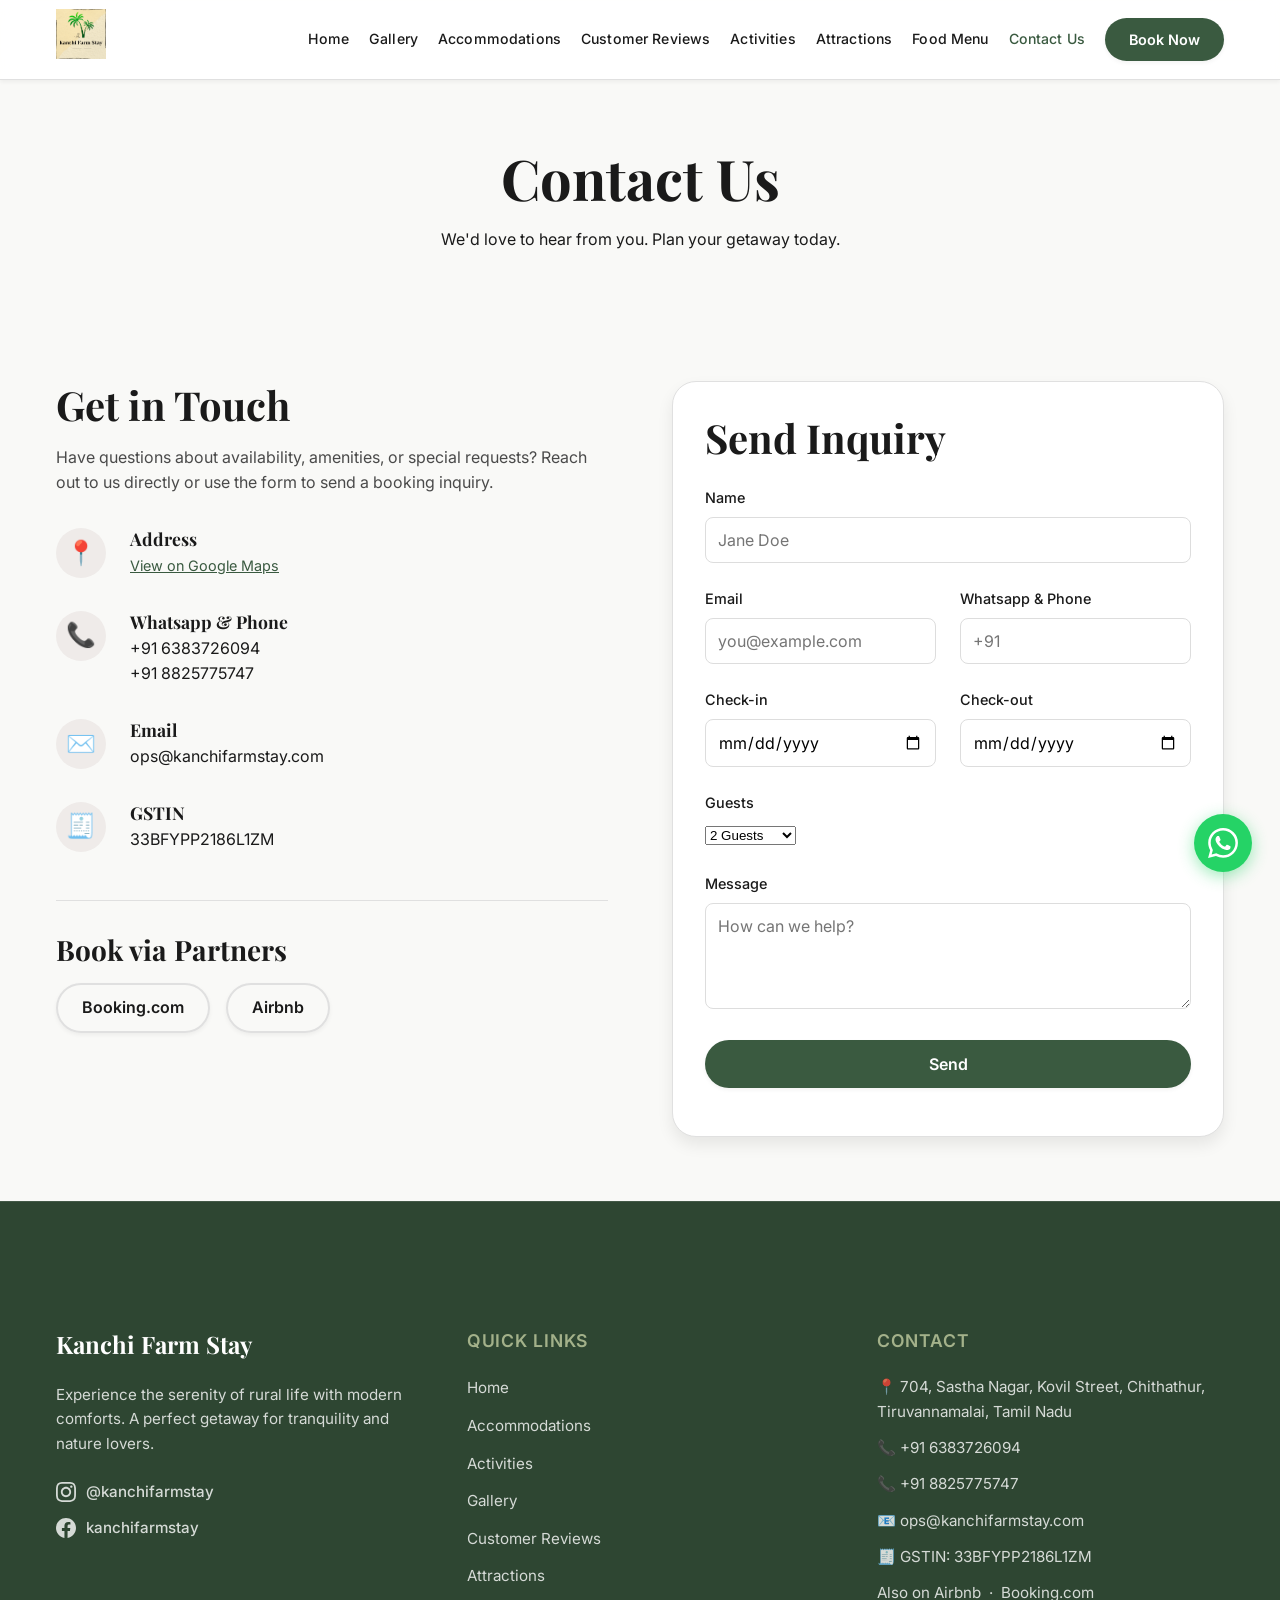
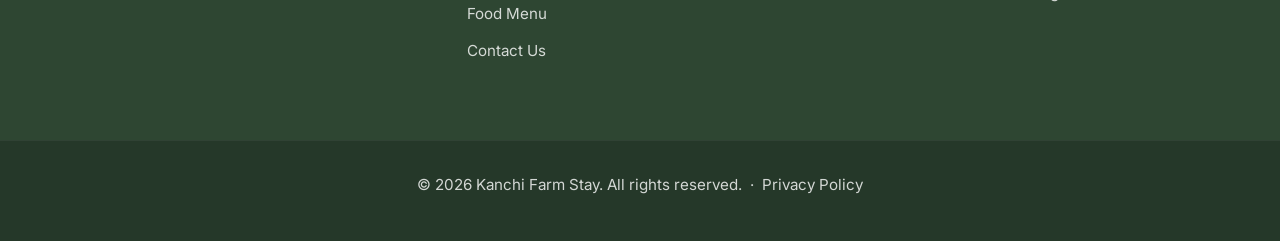
<file: contact.html>
<!DOCTYPE html>
<html lang="en">

<head>
    <meta charset="UTF-8">
    <meta name="viewport" content="width=device-width, initial-scale=1.0">
    <title>Contact Us | Kanchi Farm Stay</title>
    <meta name="description" content="Contact Kanchi Farm Stay for bookings, availability and inquiries. Reach us by phone, WhatsApp or email. Located near Kanchipuram, Tamil Nadu.">
    <link rel="icon" type="image/png" href="assets/images/logo.png">
    <link rel="stylesheet" href="style.css?v=2">
</head>

<body>

    <!-- Navbar Placeholder -->
    <div id="navbar-placeholder"></div>

    <div class="contact-page">
        <section class="section bg-light text-center">
            <div class="container">
                <h1>Contact Us</h1>
                <p>We'd love to hear from you. Plan your getaway today.</p>
            </div>
        </section>

        <section class="section">
            <div class="container">
                <div class="contact-grid">

                    <!-- Contact Info Side -->
                    <div class="contact-info">
                        <h2>Get in Touch</h2>
                        <p class="contact-intro">
                            Have questions about availability, amenities, or special requests?
                            Reach out to us directly or use the form to send a booking inquiry.
                        </p>

                        <div class="info-item">
                            <div class="icon">📍</div>
                            <div>
                                <h3>Address</h3>
                                <a href="https://maps.app.goo.gl/cV2gsfgTa6bsDpaW9" target="_blank"
                                    rel="noopener noreferrer" class="map-link">View on Google Maps</a>
                            </div>
                        </div>

                        <div class="info-item">
                            <div class="icon">📞</div>
                            <div>
                                <h3>Whatsapp & Phone</h3>
                                <p>
                                    <a href="tel:+916383726094">+91 6383726094</a><br>
                                    <a href="tel:+918825775747">+91 8825775747</a>
                                </p>
                            </div>
                        </div>

                        <div class="info-item">
                            <div class="icon">✉️</div>
                            <div>
                                <h3>Email</h3>
                                <p><a href="mailto:ops@kanchifarmstay.com">ops@kanchifarmstay.com</a></p>
                            </div>
                        </div>

                        <div class="info-item">
                            <div class="icon">🧾</div>
                            <div>
                                <h3>GSTIN</h3>
                                <p>33BFYPP2186L1ZM</p>
                            </div>
                        </div>

                        <div class="external-booking">
                            <h3>Book via Partners</h3>
                            <div class="partner-buttons">
                                <a href="https://www.booking.com/hotel/in/kanchi-farm-stay.en-gb.html" target="_blank"
                                    rel="noopener noreferrer" class="btn btn-outline-partner">Booking.com</a>
                                <a href="https://airbnb.co.in/h/kanchifarmstay" target="_blank" rel="noopener noreferrer" class="btn btn-outline-partner">Airbnb</a>
                            </div>
                        </div>
                    </div>

                    <!-- Inquiry Form Side -->
                    <div class="contact-form-container">
                        <!-- Booking Form Copy -->
                        <form class="w2p-form form-card" data-web2phone="form"
                            data-public-key="ygkAN8tl7U7WjuxLQLjhFTJX"
                            data-endpoint="https://web2phone.co.uk/api/v1/submit/"
                            style="padding: 2rem; background: white; border-radius: var(--radius-lg); box-shadow: var(--shadow-md);">
                            <h2 style="margin-bottom:1.5rem;">Send Inquiry</h2>

                            <div class="form-group">
                                <label for="your_name">Name</label>
                                <input name="your_name" type="text" id="your_name" placeholder="Jane Doe" required
                                    class="form-input">
                            </div>

                            <div class="form-row">
                                <div class="form-group">
                                    <label for="email">Email</label>
                                    <input name="email" type="email" id="email" placeholder="you@example.com" required
                                        class="form-input">
                                </div>
                                <div class="form-group">
                                    <label for="phone">Whatsapp & Phone</label>
                                    <input name="phone" type="tel" id="phone_contact" placeholder="+91" required
                                        class="form-input">
                                </div>
                            </div>

                            <div class="form-row">
                                <div class="form-group">
                                    <label for="checkin">Check-in</label>
                                    <input type="date" name="field" id="checkin_contact" required class="form-input">
                                </div>
                                <div class="form-group">
                                    <label for="checkout">Check-out</label>
                                    <input type="date" name="field_3" id="checkout_contact" required class="form-input">
                                </div>
                            </div>

                            <div class="form-group">
                                <label for="guests">Guests</label>
                                <select name="field_2" id="guests_contact" class="form-input">
                                    <option value="1">1 Guest</option>
                                    <option value="2" selected>2 Guests</option>
                                    <option value="3">3 Guests</option>
                                    <option value="4">4 Guests</option>
                                    <option value="5">5 Guests</option>
                                    <option value="6">6 Guests</option>
                                    <option value="7">7 Guests</option>
                                    <option value="8">8 Guests</option>
                                    <option value="9">9 Guests</option>
                                    <option value="10+">10+ Guests</option>
                                </select>
                            </div>

                            <div class="form-group">
                                <label for="message">Message</label>
                                <textarea name="message" id="message_contact" rows="4" placeholder="How can we help?"
                                    required class="form-textarea"></textarea>
                            </div>

                            <button type="submit" class="btn btn-block">Send</button>
                            <p data-w2p-output class="w2p-output" aria-live="polite"
                                style="margin-top: 1rem; font-weight: 500;"></p>
                        </form>
                    </div>

                </div>
            </div>
        </section>
    </div>

    <!-- Footer Placeholder -->
    <div id="footer-placeholder"></div>

    <!-- Scripts -->
    <script src="script.js?v=19"></script>
    <script src="https://web2phone.co.uk/static/formsapp/js/embed.js?v=5" async></script>
</body>

</html>
</file>
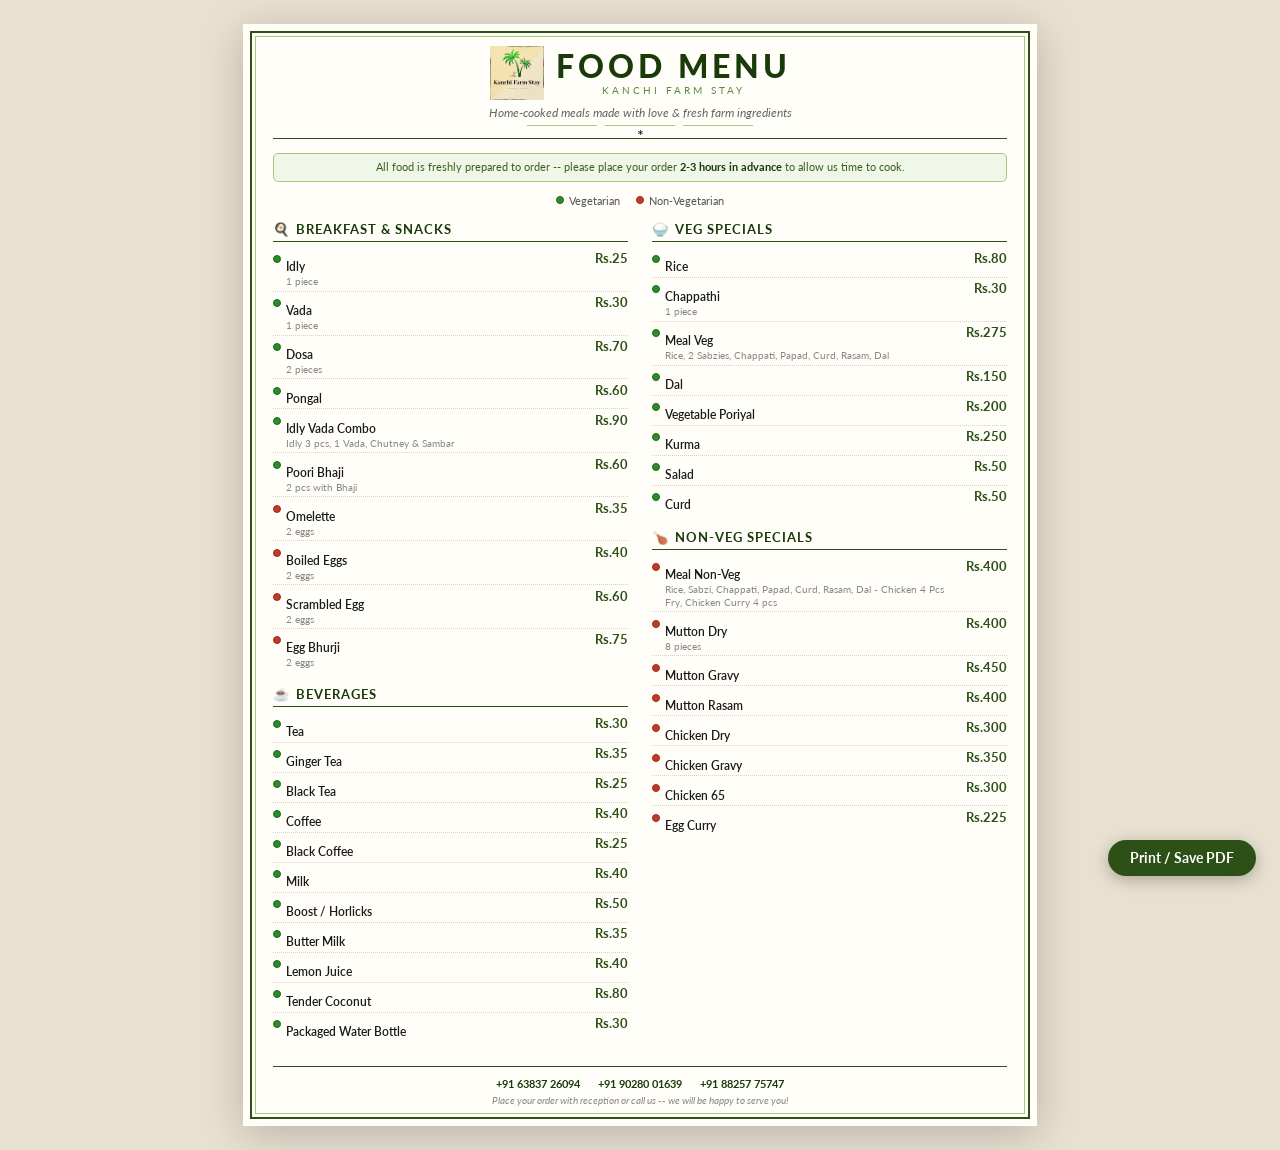
<file: food-menu-print.html>
<!DOCTYPE html><html lang="en"><head><meta charset="UTF-8">
<meta name="viewport" content="width=device-width,initial-scale=1.0">
<title>Food Menu Card | Kanchi Farm Stay</title>
<link href="https://fonts.googleapis.com/css2?family=Lato:wght@400;600;700&display=swap" rel="stylesheet">
<style>*{margin:0;padding:0;box-sizing:border-box}
body{font-family:Lato,Arial,sans-serif;background:#e8e0d0;display:flex;justify-content:center;padding:1.5rem;min-height:100vh}
.page{width:210mm;background:#fffef9;box-shadow:0 8px 40px rgba(0,0,0,.2);position:relative;overflow:hidden}
.border-outer{position:absolute;inset:7px;border:2px solid #2d5016;pointer-events:none;z-index:10}
.border-inner{position:absolute;inset:12px;border:1px solid #a8c878;pointer-events:none;z-index:10}
.content{padding:22px 30px 20px}
.menu-header{text-align:center;padding-bottom:12px;border-bottom:1.5px solid #2d5016;margin-bottom:14px}
.logo-area{display:flex;align-items:center;justify-content:center;gap:12px;margin-bottom:6px}
.logo-area img{width:54px;height:54px;object-fit:contain}
.logo-text h1{font-size:2rem;font-weight:900;color:#1a3a0a;letter-spacing:4px;line-height:1;text-transform:uppercase}
.logo-text p{font-size:.65rem;letter-spacing:3px;text-transform:uppercase;color:#5a8a3a;margin-top:2px}
.header-tagline{font-size:.72rem;color:#666;font-style:italic;margin-top:4px}
.divider{display:flex;align-items:center;justify-content:center;gap:8px;margin:6px 0 0}
.divider span{height:1px;width:70px;background:#a8c878}
.notice{background:#f0f7e8;border:1px solid #a8c878;border-radius:5px;padding:5px 12px;text-align:center;margin-bottom:12px;font-size:.7rem;color:#3a6020;line-height:1.5}
.notice strong{color:#1a3a0a}
.legend{display:flex;justify-content:center;gap:16px;margin-bottom:12px}
.legend-item{display:flex;align-items:center;gap:5px;font-size:.68rem;color:#555}
.vdot{width:8px;height:8px;border-radius:50%;flex-shrink:0;display:inline-block}
.vdot.v{background:#2d8a2d;border:1.5px solid #1a6b1a}
.vdot.n{background:#c0392b;border:1.5px solid #9b2d22}
.menu-cols{display:grid;grid-template-columns:1fr 1fr;gap:0 24px}
.menu-section{margin-bottom:12px;break-inside:avoid}
.section-title{font-size:.82rem;font-weight:700;color:#1a3a0a;text-transform:uppercase;letter-spacing:1px;padding:2px 0 4px;border-bottom:1.5px solid #2d5016;margin-bottom:6px;display:flex;align-items:center;gap:6px}
.menu-row{display:flex;justify-content:space-between;align-items:baseline;padding:2.5px 0;border-bottom:1px dotted #d8d0c0}
.menu-row:last-child{border-bottom:none}
.row-left{display:flex;align-items:flex-start;gap:5px;flex:1;min-width:0}
.item-name{font-size:.76rem;color:#1a1a1a;font-weight:600}
.item-sub{font-size:.62rem;color:#888;display:block;line-height:1.3;margin-top:1px}
.item-price{font-size:.8rem;font-weight:700;color:#2d5016;white-space:nowrap;margin-left:8px;flex-shrink:0}
.menu-footer{text-align:center;margin-top:12px;padding-top:10px;border-top:1.5px solid #2d5016}
.footer-contact{display:flex;justify-content:center;gap:18px;flex-wrap:wrap;margin-bottom:4px}
.footer-contact span{font-size:.68rem;color:#444}
.footer-contact span b{color:#1a3a0a}
.footer-note{font-size:.62rem;color:#888;font-style:italic}
.print-btn{position:fixed;bottom:1.5rem;right:1.5rem;background:#2d5016;color:white;border:none;border-radius:50px;padding:10px 22px;font-size:.85rem;font-weight:700;cursor:pointer;box-shadow:0 4px 16px rgba(0,0,0,.25);font-family:Lato,sans-serif}
.print-btn:hover{background:#1a3a0a}
@media print{body{background:white;padding:0}.page{box-shadow:none;width:210mm}.no-print{display:none!important}}</style></head><body>
<button class="print-btn no-print" onclick="window.print()">Print / Save PDF</button>
<div class="page"><div class="border-outer"></div><div class="border-inner"></div><div class="content">
<div class="menu-header">
  <div class="logo-area"><img src="assets/images/logo.png" alt="logo" onerror="this.style.display='none'">
  <div class="logo-text"><h1>FOOD MENU</h1><p>Kanchi Farm Stay</p></div></div>
  <div class="header-tagline">Home-cooked meals made with love &amp; fresh farm ingredients</div>
  <div class="divider"><span></span><span>*</span><span></span></div>
</div>
<div class="notice">All food is freshly prepared to order -- please place your order <strong>2-3 hours in advance</strong> to allow us time to cook.</div>
<div class="legend"><div class="legend-item"><span class="vdot v"></span> Vegetarian</div><div class="legend-item"><span class="vdot n"></span> Non-Vegetarian</div></div>
<div class="menu-cols">
<div>
  <div class="menu-section">
    <div class="section-title"><span class="s-icon">&#x1F373;</span> Breakfast &amp; Snacks</div>
    <div class="menu-row"><div class="row-left"><span class="vdot v"></span><div><span class="item-name">Idly</span><span class="item-sub">1 piece</span></div></div><span class="item-price">Rs.25</span></div>
    <div class="menu-row"><div class="row-left"><span class="vdot v"></span><div><span class="item-name">Vada</span><span class="item-sub">1 piece</span></div></div><span class="item-price">Rs.30</span></div>
    <div class="menu-row"><div class="row-left"><span class="vdot v"></span><div><span class="item-name">Dosa</span><span class="item-sub">2 pieces</span></div></div><span class="item-price">Rs.70</span></div>
    <div class="menu-row"><div class="row-left"><span class="vdot v"></span><div><span class="item-name">Pongal</span></div></div><span class="item-price">Rs.60</span></div>
    <div class="menu-row"><div class="row-left"><span class="vdot v"></span><div><span class="item-name">Idly Vada Combo</span><span class="item-sub">Idly 3 pcs, 1 Vada, Chutney &amp; Sambar</span></div></div><span class="item-price">Rs.90</span></div>
    <div class="menu-row"><div class="row-left"><span class="vdot v"></span><div><span class="item-name">Poori Bhaji</span><span class="item-sub">2 pcs with Bhaji</span></div></div><span class="item-price">Rs.60</span></div>
    <div class="menu-row"><div class="row-left"><span class="vdot n"></span><div><span class="item-name">Omelette</span><span class="item-sub">2 eggs</span></div></div><span class="item-price">Rs.35</span></div>
    <div class="menu-row"><div class="row-left"><span class="vdot n"></span><div><span class="item-name">Boiled Eggs</span><span class="item-sub">2 eggs</span></div></div><span class="item-price">Rs.40</span></div>
    <div class="menu-row"><div class="row-left"><span class="vdot n"></span><div><span class="item-name">Scrambled Egg</span><span class="item-sub">2 eggs</span></div></div><span class="item-price">Rs.60</span></div>
    <div class="menu-row"><div class="row-left"><span class="vdot n"></span><div><span class="item-name">Egg Bhurji</span><span class="item-sub">2 eggs</span></div></div><span class="item-price">Rs.75</span></div>
  </div>
  <div class="menu-section">
    <div class="section-title"><span class="s-icon">&#x2615;</span> Beverages</div>
    <div class="menu-row"><div class="row-left"><span class="vdot v"></span><div><span class="item-name">Tea</span></div></div><span class="item-price">Rs.30</span></div>
    <div class="menu-row"><div class="row-left"><span class="vdot v"></span><div><span class="item-name">Ginger Tea</span></div></div><span class="item-price">Rs.35</span></div>
    <div class="menu-row"><div class="row-left"><span class="vdot v"></span><div><span class="item-name">Black Tea</span></div></div><span class="item-price">Rs.25</span></div>
    <div class="menu-row"><div class="row-left"><span class="vdot v"></span><div><span class="item-name">Coffee</span></div></div><span class="item-price">Rs.40</span></div>
    <div class="menu-row"><div class="row-left"><span class="vdot v"></span><div><span class="item-name">Black Coffee</span></div></div><span class="item-price">Rs.25</span></div>
    <div class="menu-row"><div class="row-left"><span class="vdot v"></span><div><span class="item-name">Milk</span></div></div><span class="item-price">Rs.40</span></div>
    <div class="menu-row"><div class="row-left"><span class="vdot v"></span><div><span class="item-name">Boost / Horlicks</span></div></div><span class="item-price">Rs.50</span></div>
    <div class="menu-row"><div class="row-left"><span class="vdot v"></span><div><span class="item-name">Butter Milk</span></div></div><span class="item-price">Rs.35</span></div>
    <div class="menu-row"><div class="row-left"><span class="vdot v"></span><div><span class="item-name">Lemon Juice</span></div></div><span class="item-price">Rs.40</span></div>
    <div class="menu-row"><div class="row-left"><span class="vdot v"></span><div><span class="item-name">Tender Coconut</span></div></div><span class="item-price">Rs.80</span></div>
    <div class="menu-row"><div class="row-left"><span class="vdot v"></span><div><span class="item-name">Packaged Water Bottle</span></div></div><span class="item-price">Rs.30</span></div>
  </div>
</div>
<div>
  <div class="menu-section">
    <div class="section-title"><span class="s-icon">&#x1F35A;</span> Veg Specials</div>
    <div class="menu-row"><div class="row-left"><span class="vdot v"></span><div><span class="item-name">Rice</span></div></div><span class="item-price">Rs.80</span></div>
    <div class="menu-row"><div class="row-left"><span class="vdot v"></span><div><span class="item-name">Chappathi</span><span class="item-sub">1 piece</span></div></div><span class="item-price">Rs.30</span></div>
    <div class="menu-row"><div class="row-left"><span class="vdot v"></span><div><span class="item-name">Meal Veg</span><span class="item-sub">Rice, 2 Sabzies, Chappati, Papad, Curd, Rasam, Dal</span></div></div><span class="item-price">Rs.275</span></div>
    <div class="menu-row"><div class="row-left"><span class="vdot v"></span><div><span class="item-name">Dal</span></div></div><span class="item-price">Rs.150</span></div>
    <div class="menu-row"><div class="row-left"><span class="vdot v"></span><div><span class="item-name">Vegetable Poriyal</span></div></div><span class="item-price">Rs.200</span></div>
    <div class="menu-row"><div class="row-left"><span class="vdot v"></span><div><span class="item-name">Kurma</span></div></div><span class="item-price">Rs.250</span></div>
    <div class="menu-row"><div class="row-left"><span class="vdot v"></span><div><span class="item-name">Salad</span></div></div><span class="item-price">Rs.50</span></div>
    <div class="menu-row"><div class="row-left"><span class="vdot v"></span><div><span class="item-name">Curd</span></div></div><span class="item-price">Rs.50</span></div>
  </div>
  <div class="menu-section">
    <div class="section-title"><span class="s-icon">&#x1F357;</span> Non-Veg Specials</div>
    <div class="menu-row"><div class="row-left"><span class="vdot n"></span><div><span class="item-name">Meal Non-Veg</span><span class="item-sub">Rice, Sabzi, Chappati, Papad, Curd, Rasam, Dal - Chicken 4 Pcs Fry, Chicken Curry 4 pcs</span></div></div><span class="item-price">Rs.400</span></div>
    <div class="menu-row"><div class="row-left"><span class="vdot n"></span><div><span class="item-name">Mutton Dry</span><span class="item-sub">8 pieces</span></div></div><span class="item-price">Rs.400</span></div>
    <div class="menu-row"><div class="row-left"><span class="vdot n"></span><div><span class="item-name">Mutton Gravy</span></div></div><span class="item-price">Rs.450</span></div>
    <div class="menu-row"><div class="row-left"><span class="vdot n"></span><div><span class="item-name">Mutton Rasam</span></div></div><span class="item-price">Rs.400</span></div>
    <div class="menu-row"><div class="row-left"><span class="vdot n"></span><div><span class="item-name">Chicken Dry</span></div></div><span class="item-price">Rs.300</span></div>
    <div class="menu-row"><div class="row-left"><span class="vdot n"></span><div><span class="item-name">Chicken Gravy</span></div></div><span class="item-price">Rs.350</span></div>
    <div class="menu-row"><div class="row-left"><span class="vdot n"></span><div><span class="item-name">Chicken 65</span></div></div><span class="item-price">Rs.300</span></div>
    <div class="menu-row"><div class="row-left"><span class="vdot n"></span><div><span class="item-name">Egg Curry</span></div></div><span class="item-price">Rs.225</span></div>
  </div>
</div>
</div>
<div class="menu-footer">
  <div class="footer-contact"><span><b>+91 63837 26094</b></span><span><b>+91 90280 01639</b></span><span><b>+91 88257 75747</b></span></div>
  <div class="footer-note">Place your order with reception or call us -- we will be happy to serve you!</div>
</div>
</div></div></body></html>
</file>
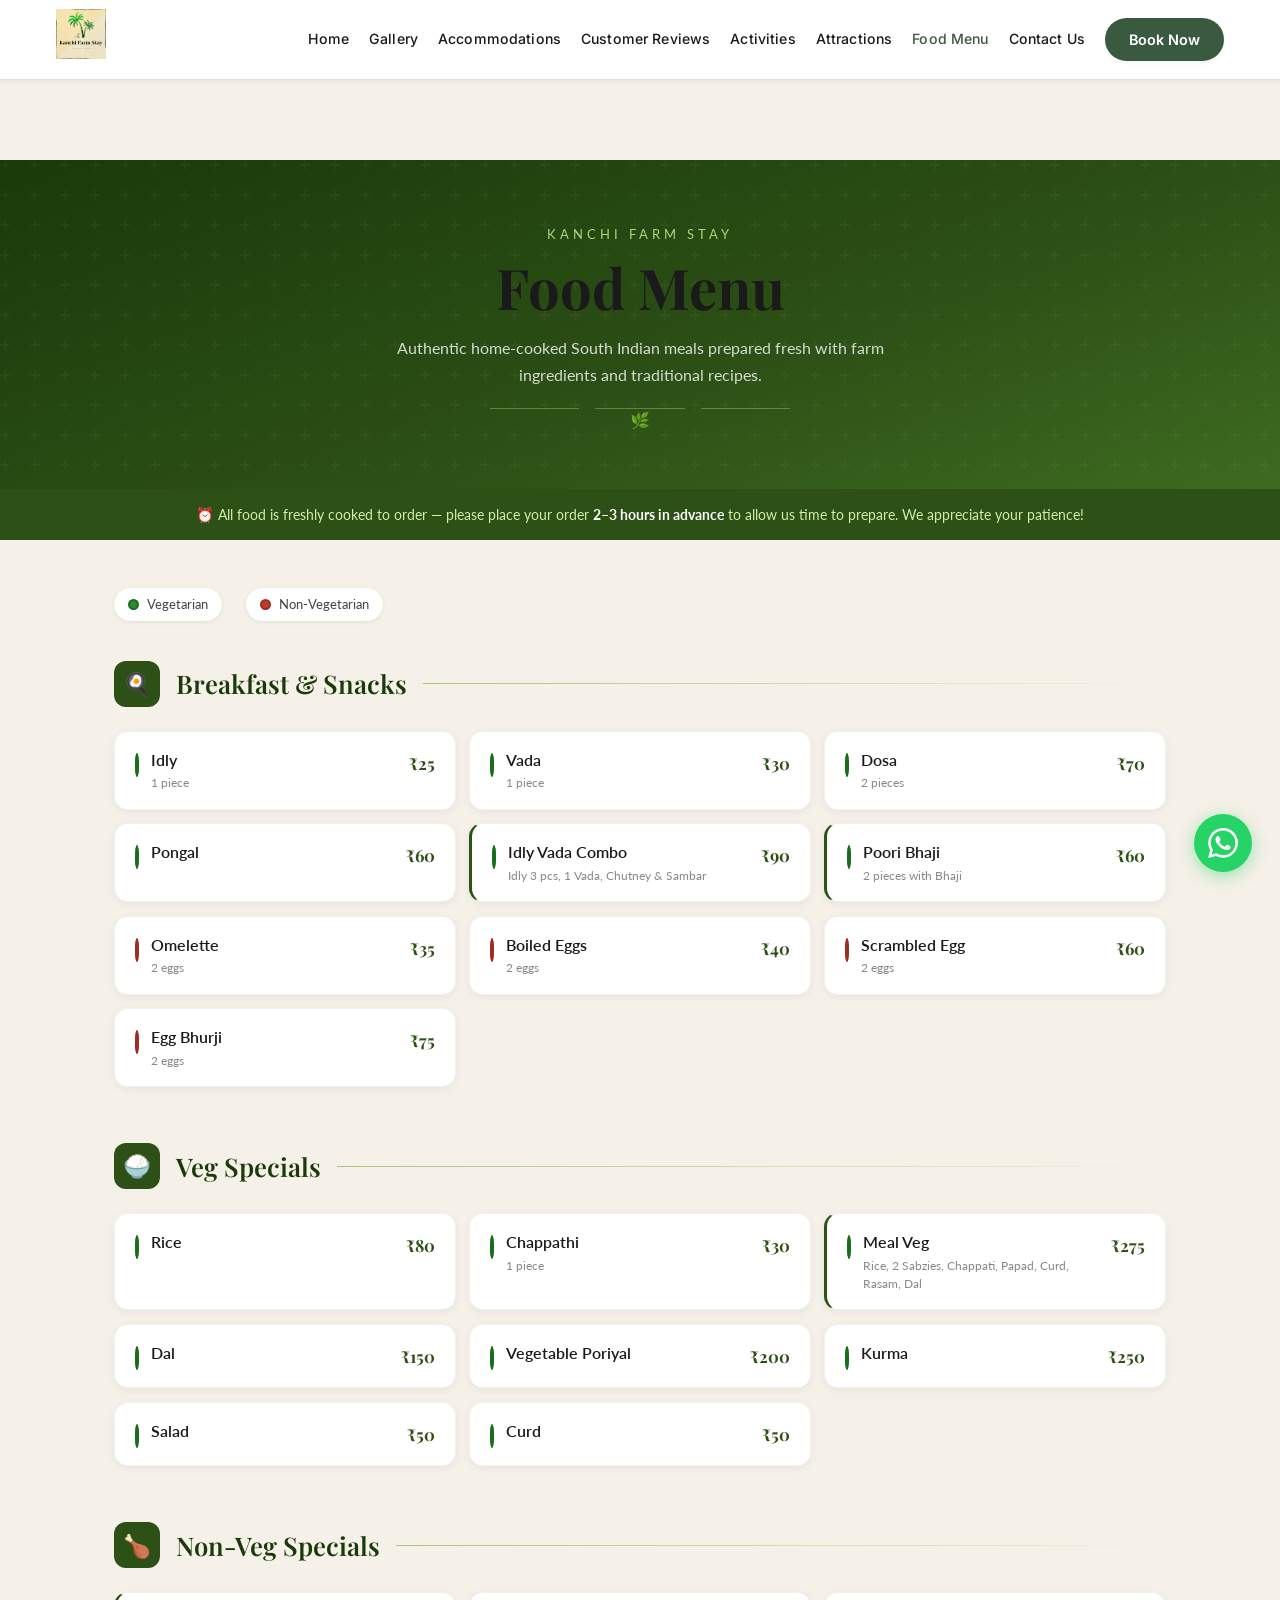
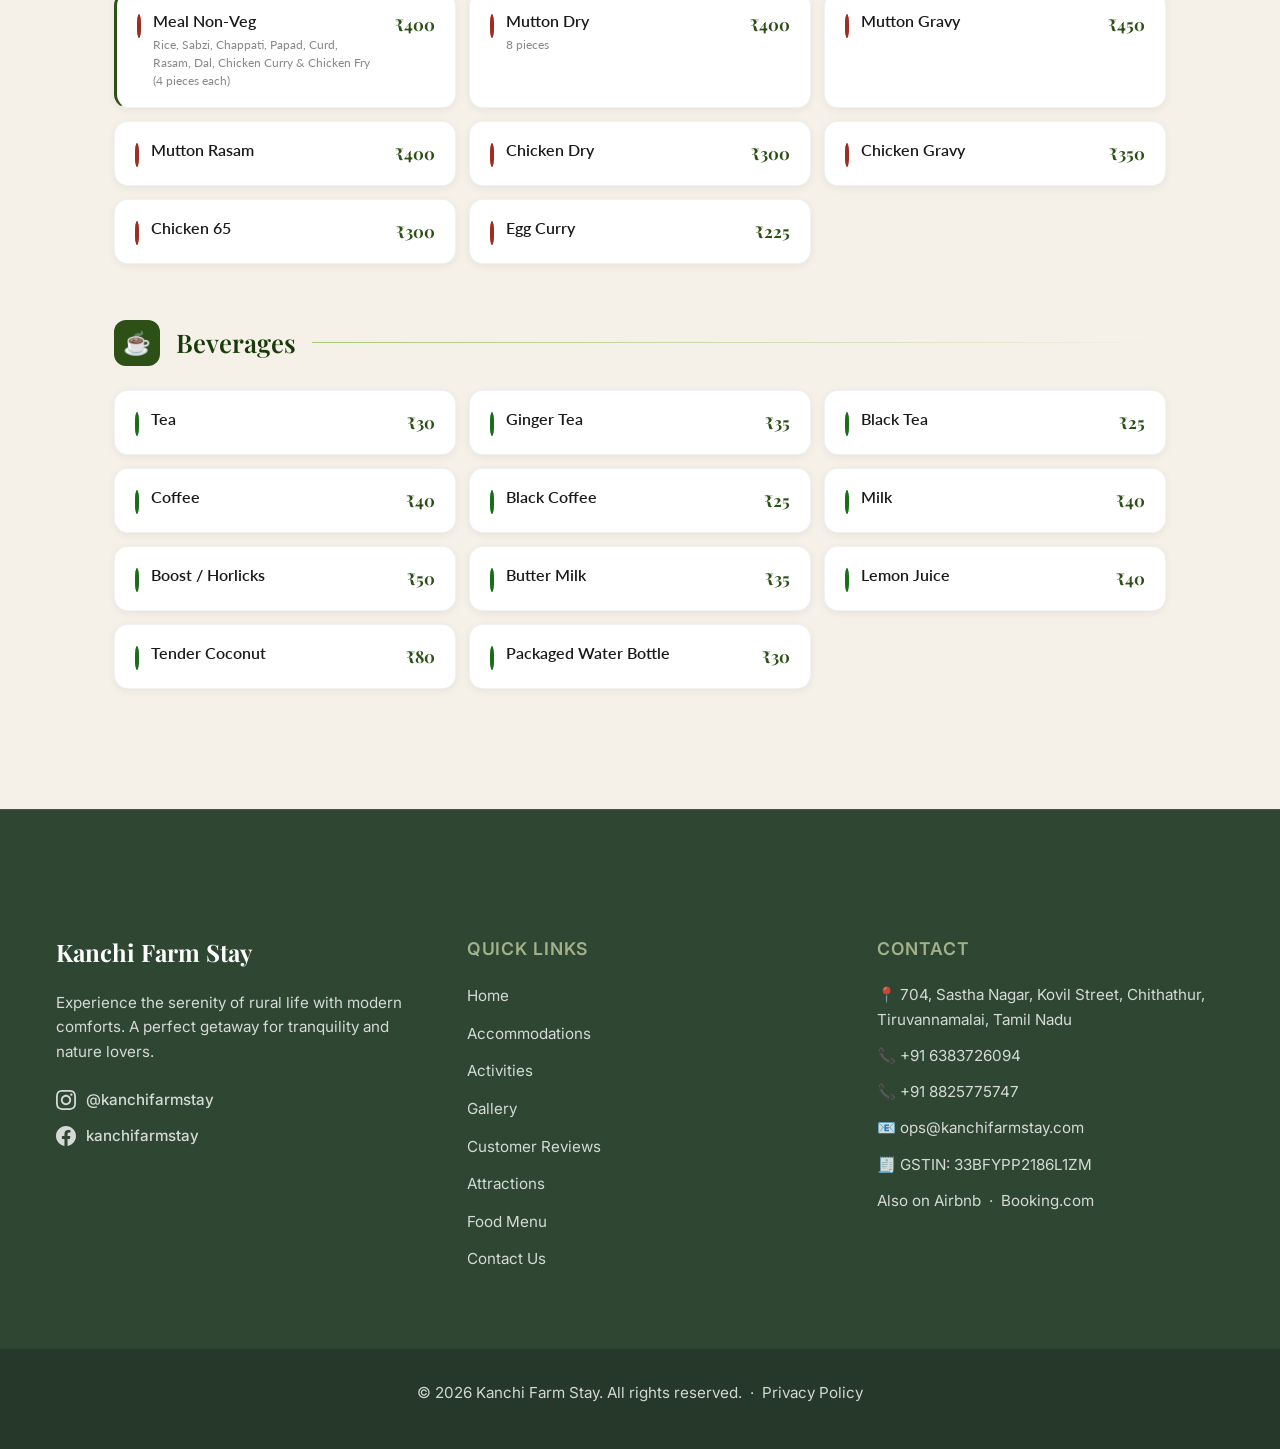
<file: food-menu.html>
<!DOCTYPE html>
<html lang="en">
<head>
    <meta charset="UTF-8">
    <meta name="viewport" content="width=device-width, initial-scale=1.0">
    <title>Food Menu | Kanchi Farm Stay</title>
    <meta name="description" content="Explore our home-cooked food menu at Kanchi Farm Stay. Authentic South Indian meals, snacks, and beverages made with fresh farm ingredients.">
    <link rel="icon" type="image/png" href="assets/images/logo.png">
    <link rel="stylesheet" href="style.css?v=2">
    <link href="https://fonts.googleapis.com/css2?family=Playfair+Display:wght@400;600;700&family=Lato:wght@300;400;600&display=swap" rel="stylesheet">
    <style>
        .food-menu-page { padding-top: 80px; min-height: 100vh; background: #f5f0e8; }

        /* HERO */
        .menu-hero {
            background: linear-gradient(160deg, #1a3a0a 0%, #2d5016 60%, #3d6b20 100%);
            color: white; text-align: center; padding: 4rem 1rem 5rem;
            position: relative; overflow: hidden;
        }
        .menu-hero::before {
            content: ""; position: absolute; inset: 0;
            background: url("data:image/svg+xml,%3Csvg width='60' height='60' viewBox='0 0 60 60' xmlns='http://www.w3.org/2000/svg'%3E%3Cg fill='none' fill-rule='evenodd'%3E%3Cg fill='%23ffffff' fill-opacity='0.03'%3E%3Cpath d='M36 34v-4h-2v4h-4v2h4v4h2v-4h4v-2h-4zm0-30V0h-2v4h-4v2h4v4h2V6h4V4h-4zM6 34v-4H4v4H0v2h4v4h2v-4h4v-2H6zM6 4V0H4v4H0v2h4v4h2V6h4V4H6z'/%3E%3C/g%3E%3C/g%3E%3C/svg%3E");
        }
        .menu-hero-inner { position: relative; }
        .menu-hero .brand { font-family: 'Lato', sans-serif; font-size: 0.8rem; letter-spacing: 4px; text-transform: uppercase; color: #a8d878; margin-bottom: 0.75rem; }
        .menu-hero h1 { font-family: 'Playfair Display', serif; font-size: 3.5rem; font-weight: 700; margin: 0 0 1rem; line-height: 1.1; }
        .menu-hero p { font-family: 'Lato', sans-serif; font-size: 1rem; color: rgba(255,255,255,0.8); max-width: 500px; margin: 0 auto 0; line-height: 1.7; }
        .menu-hero-divider { display: flex; align-items: center; justify-content: center; gap: 1rem; margin: 1.25rem auto 0; max-width: 300px; }
        .menu-hero-divider span { height: 1px; flex: 1; background: rgba(168,216,120,0.4); }
        .menu-hero-divider i { color: #a8d878; font-size: 1.1rem; }

        /* NOTICE */
        .menu-notice-wrap { background: #2d5016; padding: 0.85rem 1rem; text-align: center; }
        .menu-notice-wrap p { color: #d4edaa; font-family: 'Lato', sans-serif; font-size: 0.9rem; margin: 0; }
        .menu-notice-wrap strong { color: #fff; }

        /* MAIN CONTENT */
        .menu-body { max-width: 1100px; margin: 0 auto; padding: 3rem 1.5rem 4rem; }

        /* LEGEND */
        .menu-legend { display: flex; gap: 1.5rem; margin-bottom: 2.5rem; }
        .legend-pill { display: flex; align-items: center; gap: 8px; background: white; border-radius: 30px; padding: 6px 14px; font-family: 'Lato', sans-serif; font-size: 0.82rem; color: #444; box-shadow: 0 1px 4px rgba(0,0,0,0.08); }
        .dot { width: 11px; height: 11px; border-radius: 50%; flex-shrink: 0; }
        .dot.veg { background: #2d8a2d; border: 2px solid #1a6b1a; }
        .dot.nonveg { background: #c0392b; border: 2px solid #9b2d22; }

        /* CATEGORY */
        .menu-cat { margin-bottom: 3.5rem; }
        .menu-cat-header { display: flex; align-items: center; gap: 1rem; margin-bottom: 1.5rem; }
        .menu-cat-icon { width: 46px; height: 46px; border-radius: 12px; background: #2d5016; display: flex; align-items: center; justify-content: center; font-size: 1.4rem; flex-shrink: 0; }
        .menu-cat-title { font-family: 'Playfair Display', serif; font-size: 1.6rem; font-weight: 600; color: #1a3a0a; }
        .menu-cat-line { flex: 1; height: 1px; background: linear-gradient(to right, #a8c878, transparent); }

        /* ITEMS GRID */
        .menu-items { display: grid; grid-template-columns: repeat(auto-fill, minmax(300px, 1fr)); gap: 0.85rem; }

        .menu-card {
            background: white; border-radius: 14px; padding: 1rem 1.25rem;
            display: flex; align-items: flex-start; gap: 0.75rem;
            box-shadow: 0 2px 8px rgba(0,0,0,0.06);
            border: 1px solid rgba(0,0,0,0.05);
            transition: transform 0.18s, box-shadow 0.18s;
        }
        .menu-card:hover { transform: translateY(-2px); box-shadow: 0 6px 20px rgba(0,0,0,0.1); }
        .menu-card-dot { margin-top: 5px; flex-shrink: 0; }
        .menu-card-body { flex: 1; min-width: 0; }
        .menu-card-name { font-family: 'Lato', sans-serif; font-weight: 600; font-size: 0.97rem; color: #1a1a1a; }
        .menu-card-desc { font-family: 'Lato', sans-serif; font-size: 0.78rem; color: #888; margin-top: 2px; line-height: 1.45; }
        .menu-card-price { font-family: 'Playfair Display', serif; font-weight: 700; font-size: 1.05rem; color: #2d5016; white-space: nowrap; margin-left: auto; padding-left: 0.75rem; padding-top: 2px; flex-shrink: 0; }

        /* SPECIAL HIGHLIGHT for meals */
        .menu-card.highlight { border-left: 3px solid #2d5016; }

        @media (max-width: 640px) {
            .menu-hero h1 { font-size: 2.4rem; }
            .menu-items { grid-template-columns: 1fr; }
            .menu-cat-title { font-size: 1.3rem; }
        }
    </style>
</head>
<body>
    <div id="navbar-placeholder"></div>
    <div class="food-menu-page">

        <div class="menu-hero">
            <div class="menu-hero-inner container">
                <div class="brand">Kanchi Farm Stay</div>
                <h1>Food Menu</h1>
                <p>Authentic home-cooked South Indian meals prepared fresh with farm ingredients and traditional recipes.</p>
                <div class="menu-hero-divider"><span></span><span>&#x1F33F;</span><span></span></div>
            </div>
        </div>

        <div class="menu-notice-wrap">
            <p>&#x23F0; All food is freshly cooked to order &mdash; please place your order <strong>2&ndash;3 hours in advance</strong> to allow us time to prepare. We appreciate your patience!</p>
        </div>

        <div class="menu-body">

            <div class="menu-legend">
                <div class="legend-pill"><span class="dot veg"></span> Vegetarian</div>
                <div class="legend-pill"><span class="dot nonveg"></span> Non-Vegetarian</div>
            </div>

            <!-- BREAKFAST AND SNACKS -->
            <div class="menu-cat">
                <div class="menu-cat-header">
                    <div class="menu-cat-icon">&#x1F373;</div>
                    <div class="menu-cat-title">Breakfast &amp; Snacks</div>
                    <div class="menu-cat-line"></div>
                </div>
                <div class="menu-items">
                    <div class="menu-card"><span class="menu-card-dot"><span class="dot veg"></span></span><div class="menu-card-body"><div class="menu-card-name">Idly</div><div class="menu-card-desc">1 piece</div></div><div class="menu-card-price">&#8377;25</div></div>
                    <div class="menu-card"><span class="menu-card-dot"><span class="dot veg"></span></span><div class="menu-card-body"><div class="menu-card-name">Vada</div><div class="menu-card-desc">1 piece</div></div><div class="menu-card-price">&#8377;30</div></div>
                    <div class="menu-card"><span class="menu-card-dot"><span class="dot veg"></span></span><div class="menu-card-body"><div class="menu-card-name">Dosa</div><div class="menu-card-desc">2 pieces</div></div><div class="menu-card-price">&#8377;70</div></div>
                    <div class="menu-card"><span class="menu-card-dot"><span class="dot veg"></span></span><div class="menu-card-body"><div class="menu-card-name">Pongal</div></div><div class="menu-card-price">&#8377;60</div></div>
                    <div class="menu-card highlight"><span class="menu-card-dot"><span class="dot veg"></span></span><div class="menu-card-body"><div class="menu-card-name">Idly Vada Combo</div><div class="menu-card-desc">Idly 3 pcs, 1 Vada, Chutney &amp; Sambar</div></div><div class="menu-card-price">&#8377;90</div></div>
                    <div class="menu-card highlight"><span class="menu-card-dot"><span class="dot veg"></span></span><div class="menu-card-body"><div class="menu-card-name">Poori Bhaji</div><div class="menu-card-desc">2 pieces with Bhaji</div></div><div class="menu-card-price">&#8377;60</div></div>
                    <div class="menu-card"><span class="menu-card-dot"><span class="dot nonveg"></span></span><div class="menu-card-body"><div class="menu-card-name">Omelette</div><div class="menu-card-desc">2 eggs</div></div><div class="menu-card-price">&#8377;35</div></div>
                    <div class="menu-card"><span class="menu-card-dot"><span class="dot nonveg"></span></span><div class="menu-card-body"><div class="menu-card-name">Boiled Eggs</div><div class="menu-card-desc">2 eggs</div></div><div class="menu-card-price">&#8377;40</div></div>
                    <div class="menu-card"><span class="menu-card-dot"><span class="dot nonveg"></span></span><div class="menu-card-body"><div class="menu-card-name">Scrambled Egg</div><div class="menu-card-desc">2 eggs</div></div><div class="menu-card-price">&#8377;60</div></div>
                    <div class="menu-card"><span class="menu-card-dot"><span class="dot nonveg"></span></span><div class="menu-card-body"><div class="menu-card-name">Egg Bhurji</div><div class="menu-card-desc">2 eggs</div></div><div class="menu-card-price">&#8377;75</div></div>
                </div>
            </div>

            <!-- RICE AND MEALS -->
            <div class="menu-cat">
                <div class="menu-cat-header">
                    <div class="menu-cat-icon">&#x1F35A;</div>
                    <div class="menu-cat-title">Veg Specials</div>
                    <div class="menu-cat-line"></div>
                </div>
                <div class="menu-items">
                    <div class="menu-card"><span class="menu-card-dot"><span class="dot veg"></span></span><div class="menu-card-body"><div class="menu-card-name">Rice</div></div><div class="menu-card-price">&#8377;80</div></div>
                    <div class="menu-card"><span class="menu-card-dot"><span class="dot veg"></span></span><div class="menu-card-body"><div class="menu-card-name">Chappathi</div><div class="menu-card-desc">1 piece</div></div><div class="menu-card-price">&#8377;30</div></div>
                    <div class="menu-card highlight"><span class="menu-card-dot"><span class="dot veg"></span></span><div class="menu-card-body"><div class="menu-card-name">Meal Veg</div><div class="menu-card-desc">Rice, 2 Sabzies, Chappati, Papad, Curd, Rasam, Dal</div></div><div class="menu-card-price">&#8377;275</div></div>
                    <div class="menu-card"><span class="menu-card-dot"><span class="dot veg"></span></span><div class="menu-card-body"><div class="menu-card-name">Dal</div></div><div class="menu-card-price">&#8377;150</div></div>
                    <div class="menu-card"><span class="menu-card-dot"><span class="dot veg"></span></span><div class="menu-card-body"><div class="menu-card-name">Vegetable Poriyal</div></div><div class="menu-card-price">&#8377;200</div></div>
                    <div class="menu-card"><span class="menu-card-dot"><span class="dot veg"></span></span><div class="menu-card-body"><div class="menu-card-name">Kurma</div></div><div class="menu-card-price">&#8377;250</div></div>
                    <div class="menu-card"><span class="menu-card-dot"><span class="dot veg"></span></span><div class="menu-card-body"><div class="menu-card-name">Salad</div></div><div class="menu-card-price">&#8377;50</div></div>
                    <div class="menu-card"><span class="menu-card-dot"><span class="dot veg"></span></span><div class="menu-card-body"><div class="menu-card-name">Curd</div></div><div class="menu-card-price">&#8377;50</div></div>
                </div>
            </div>

            <!-- NON-VEG SPECIALS -->
            <div class="menu-cat">
                <div class="menu-cat-header">
                    <div class="menu-cat-icon">&#x1F357;</div>
                    <div class="menu-cat-title">Non-Veg Specials</div>
                    <div class="menu-cat-line"></div>
                </div>
                <div class="menu-items">
                    <div class="menu-card highlight"><span class="menu-card-dot"><span class="dot nonveg"></span></span><div class="menu-card-body"><div class="menu-card-name">Meal Non-Veg</div><div class="menu-card-desc">Rice, Sabzi, Chappati, Papad, Curd, Rasam, Dal, Chicken Curry &amp; Chicken Fry (4 pieces each)</div></div><div class="menu-card-price">&#8377;400</div></div>
                    <div class="menu-card"><span class="menu-card-dot"><span class="dot nonveg"></span></span><div class="menu-card-body"><div class="menu-card-name">Mutton Dry</div><div class="menu-card-desc">8 pieces</div></div><div class="menu-card-price">&#8377;400</div></div>
                    <div class="menu-card"><span class="menu-card-dot"><span class="dot nonveg"></span></span><div class="menu-card-body"><div class="menu-card-name">Mutton Gravy</div></div><div class="menu-card-price">&#8377;450</div></div>
                    <div class="menu-card"><span class="menu-card-dot"><span class="dot nonveg"></span></span><div class="menu-card-body"><div class="menu-card-name">Mutton Rasam</div></div><div class="menu-card-price">&#8377;400</div></div>
                    <div class="menu-card"><span class="menu-card-dot"><span class="dot nonveg"></span></span><div class="menu-card-body"><div class="menu-card-name">Chicken Dry</div></div><div class="menu-card-price">&#8377;300</div></div>
                    <div class="menu-card"><span class="menu-card-dot"><span class="dot nonveg"></span></span><div class="menu-card-body"><div class="menu-card-name">Chicken Gravy</div></div><div class="menu-card-price">&#8377;350</div></div>
                    <div class="menu-card"><span class="menu-card-dot"><span class="dot nonveg"></span></span><div class="menu-card-body"><div class="menu-card-name">Chicken 65</div></div><div class="menu-card-price">&#8377;300</div></div>
                    <div class="menu-card"><span class="menu-card-dot"><span class="dot nonveg"></span></span><div class="menu-card-body"><div class="menu-card-name">Egg Curry</div></div><div class="menu-card-price">&#8377;225</div></div>
                </div>
            </div>

            <!-- BEVERAGES -->
            <div class="menu-cat">
                <div class="menu-cat-header">
                    <div class="menu-cat-icon">&#x2615;</div>
                    <div class="menu-cat-title">Beverages</div>
                    <div class="menu-cat-line"></div>
                </div>
                <div class="menu-items">
                    <div class="menu-card"><span class="menu-card-dot"><span class="dot veg"></span></span><div class="menu-card-body"><div class="menu-card-name">Tea</div></div><div class="menu-card-price">&#8377;30</div></div>
                    <div class="menu-card"><span class="menu-card-dot"><span class="dot veg"></span></span><div class="menu-card-body"><div class="menu-card-name">Ginger Tea</div></div><div class="menu-card-price">&#8377;35</div></div>
                    <div class="menu-card"><span class="menu-card-dot"><span class="dot veg"></span></span><div class="menu-card-body"><div class="menu-card-name">Black Tea</div></div><div class="menu-card-price">&#8377;25</div></div>
                    <div class="menu-card"><span class="menu-card-dot"><span class="dot veg"></span></span><div class="menu-card-body"><div class="menu-card-name">Coffee</div></div><div class="menu-card-price">&#8377;40</div></div>
                    <div class="menu-card"><span class="menu-card-dot"><span class="dot veg"></span></span><div class="menu-card-body"><div class="menu-card-name">Black Coffee</div></div><div class="menu-card-price">&#8377;25</div></div>
                    <div class="menu-card"><span class="menu-card-dot"><span class="dot veg"></span></span><div class="menu-card-body"><div class="menu-card-name">Milk</div></div><div class="menu-card-price">&#8377;40</div></div>
                    <div class="menu-card"><span class="menu-card-dot"><span class="dot veg"></span></span><div class="menu-card-body"><div class="menu-card-name">Boost / Horlicks</div></div><div class="menu-card-price">&#8377;50</div></div>
                    <div class="menu-card"><span class="menu-card-dot"><span class="dot veg"></span></span><div class="menu-card-body"><div class="menu-card-name">Butter Milk</div></div><div class="menu-card-price">&#8377;35</div></div>
                    <div class="menu-card"><span class="menu-card-dot"><span class="dot veg"></span></span><div class="menu-card-body"><div class="menu-card-name">Lemon Juice</div></div><div class="menu-card-price">&#8377;40</div></div>
                    <div class="menu-card"><span class="menu-card-dot"><span class="dot veg"></span></span><div class="menu-card-body"><div class="menu-card-name">Tender Coconut</div></div><div class="menu-card-price">&#8377;80</div></div>
                    <div class="menu-card"><span class="menu-card-dot"><span class="dot veg"></span></span><div class="menu-card-body"><div class="menu-card-name">Packaged Water Bottle</div></div><div class="menu-card-price">&#8377;30</div></div>
                </div>
            </div>

        </div>
    </div>
    <div id="footer-placeholder"></div>
    <script src="script.js?v=19"></script>
</body>
</html>
</file>
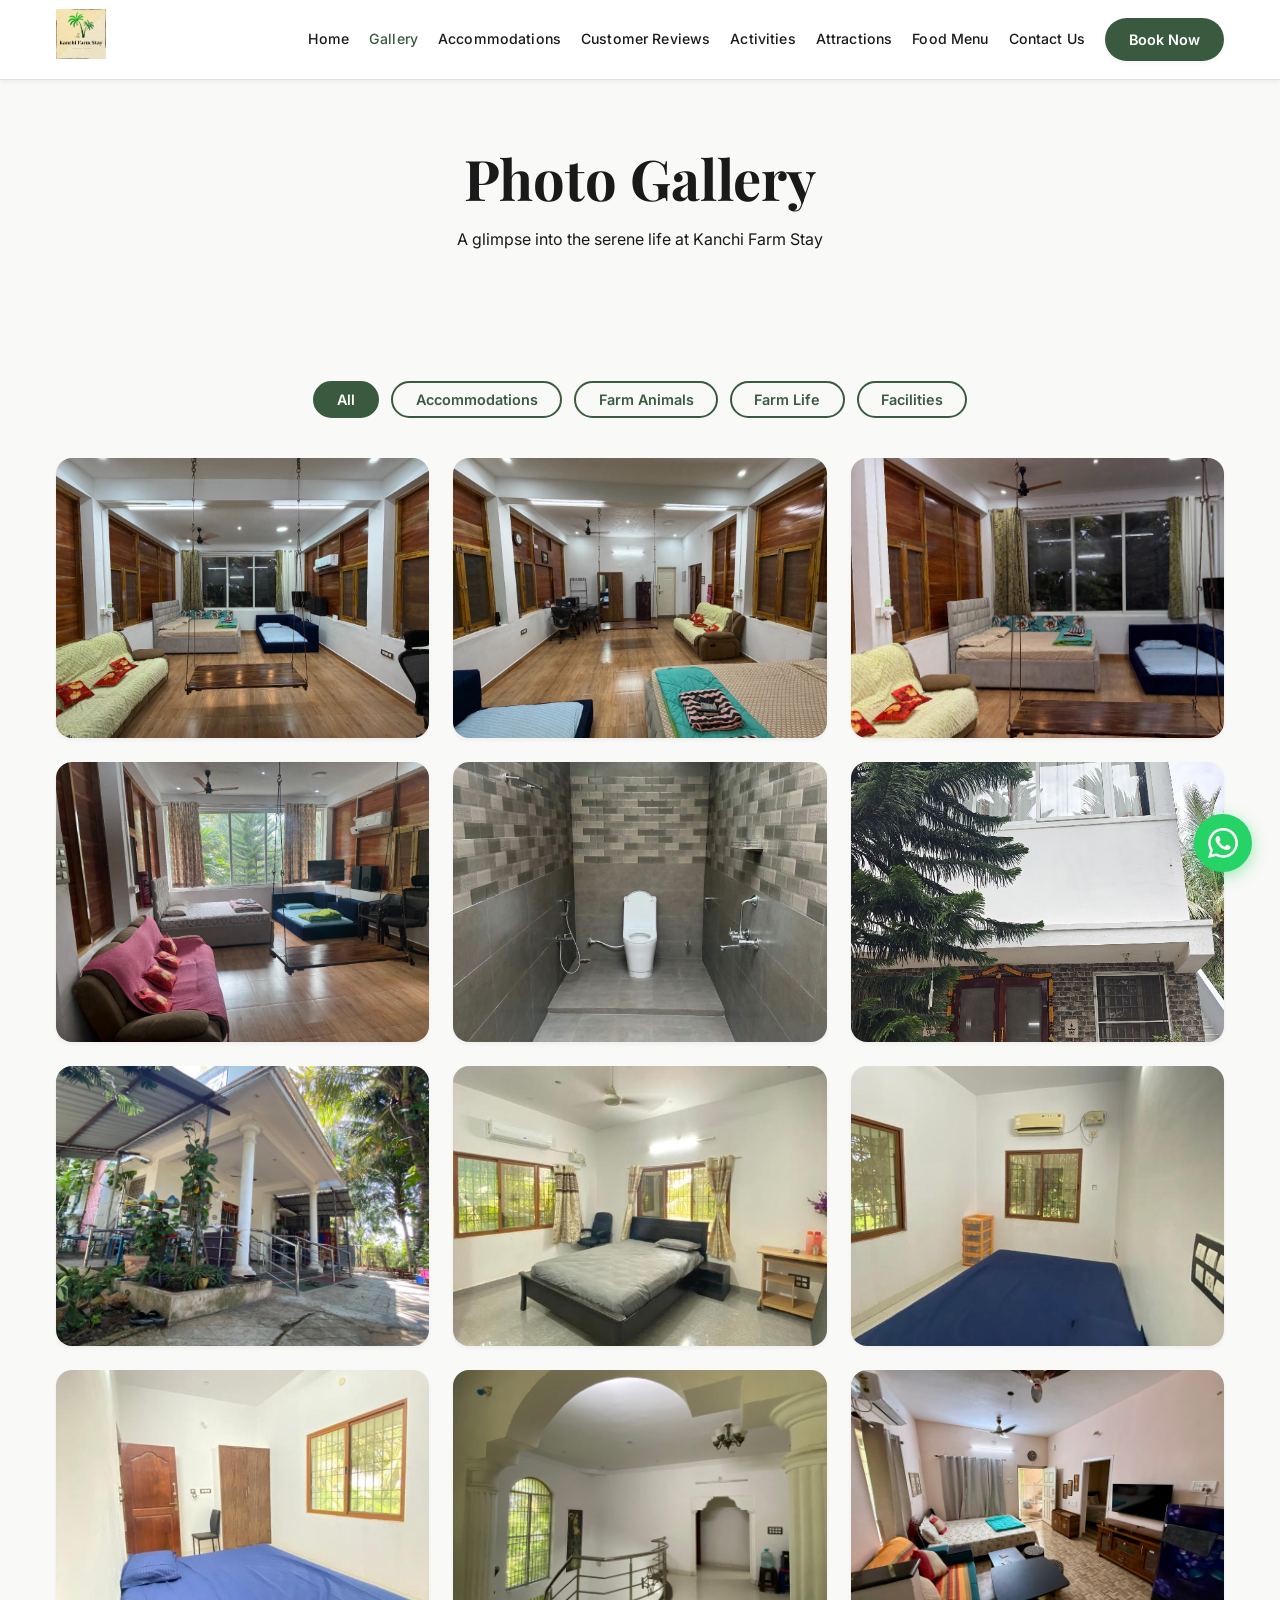
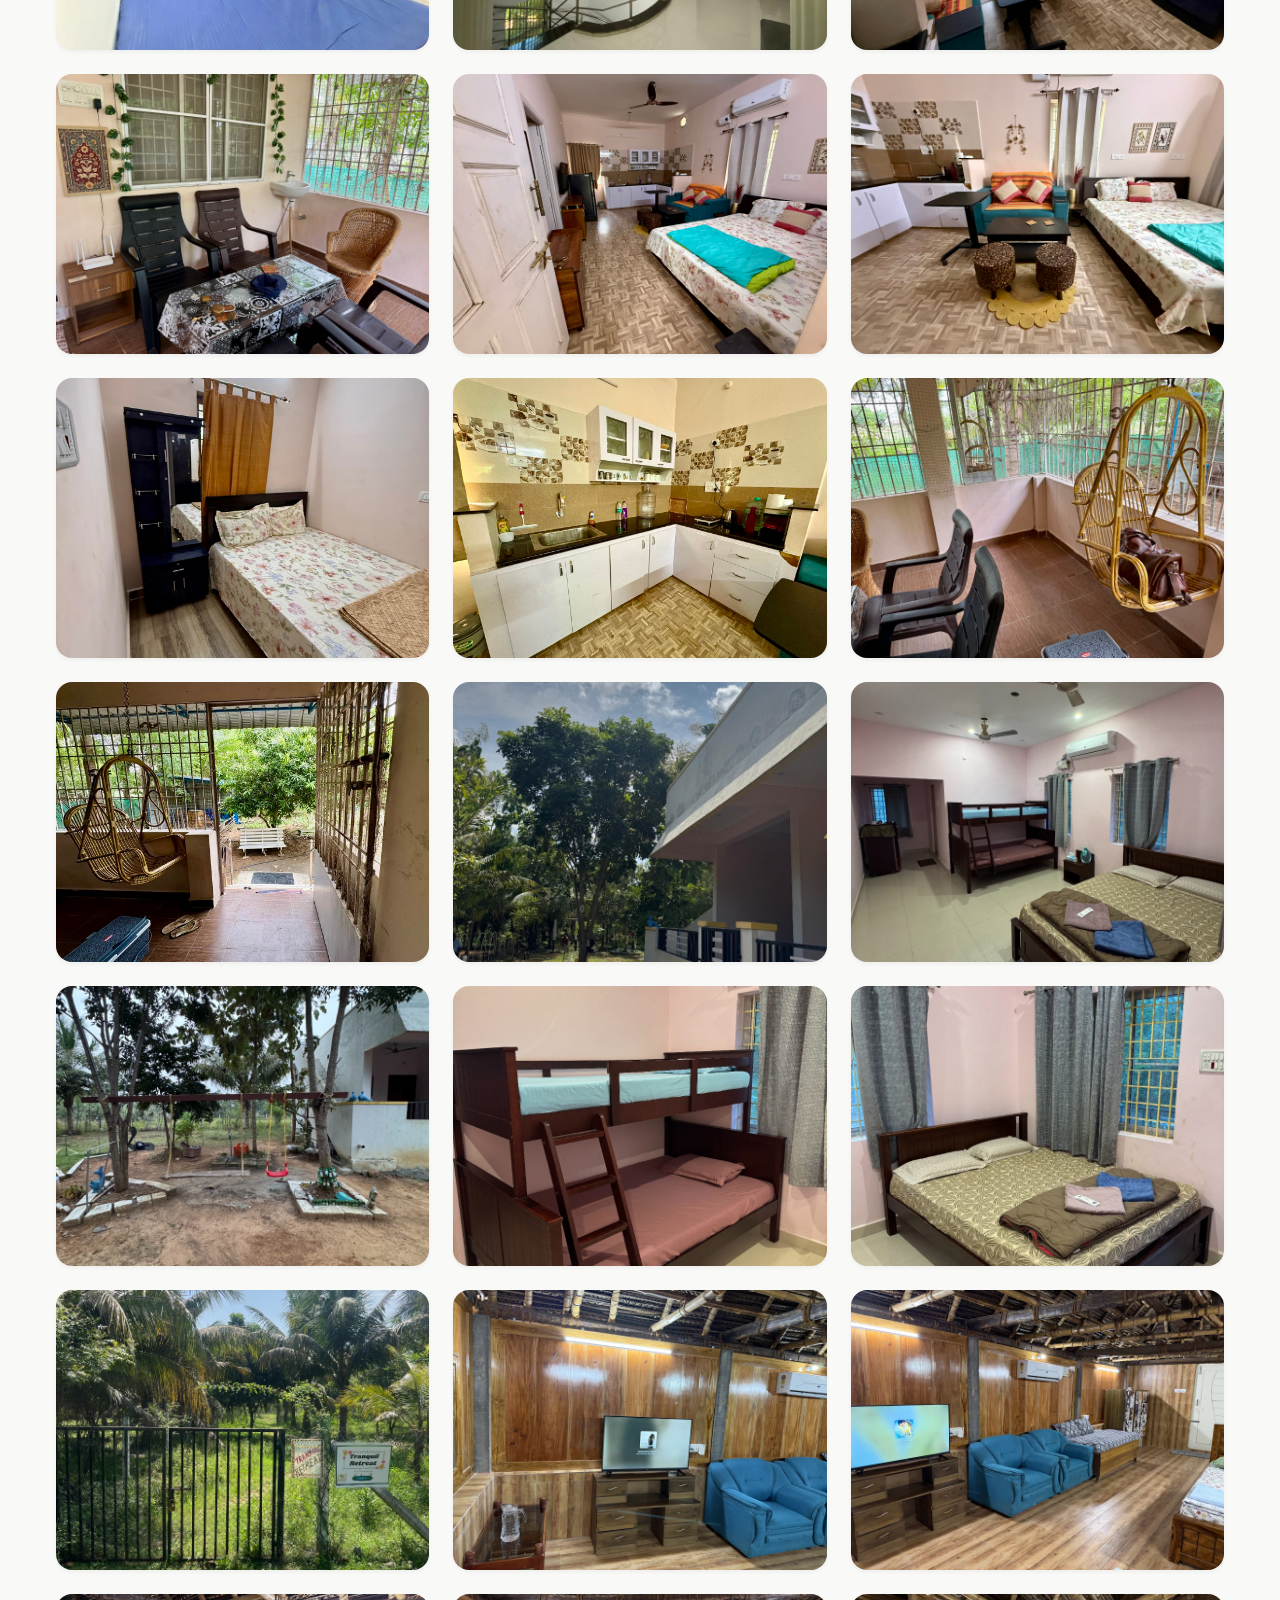
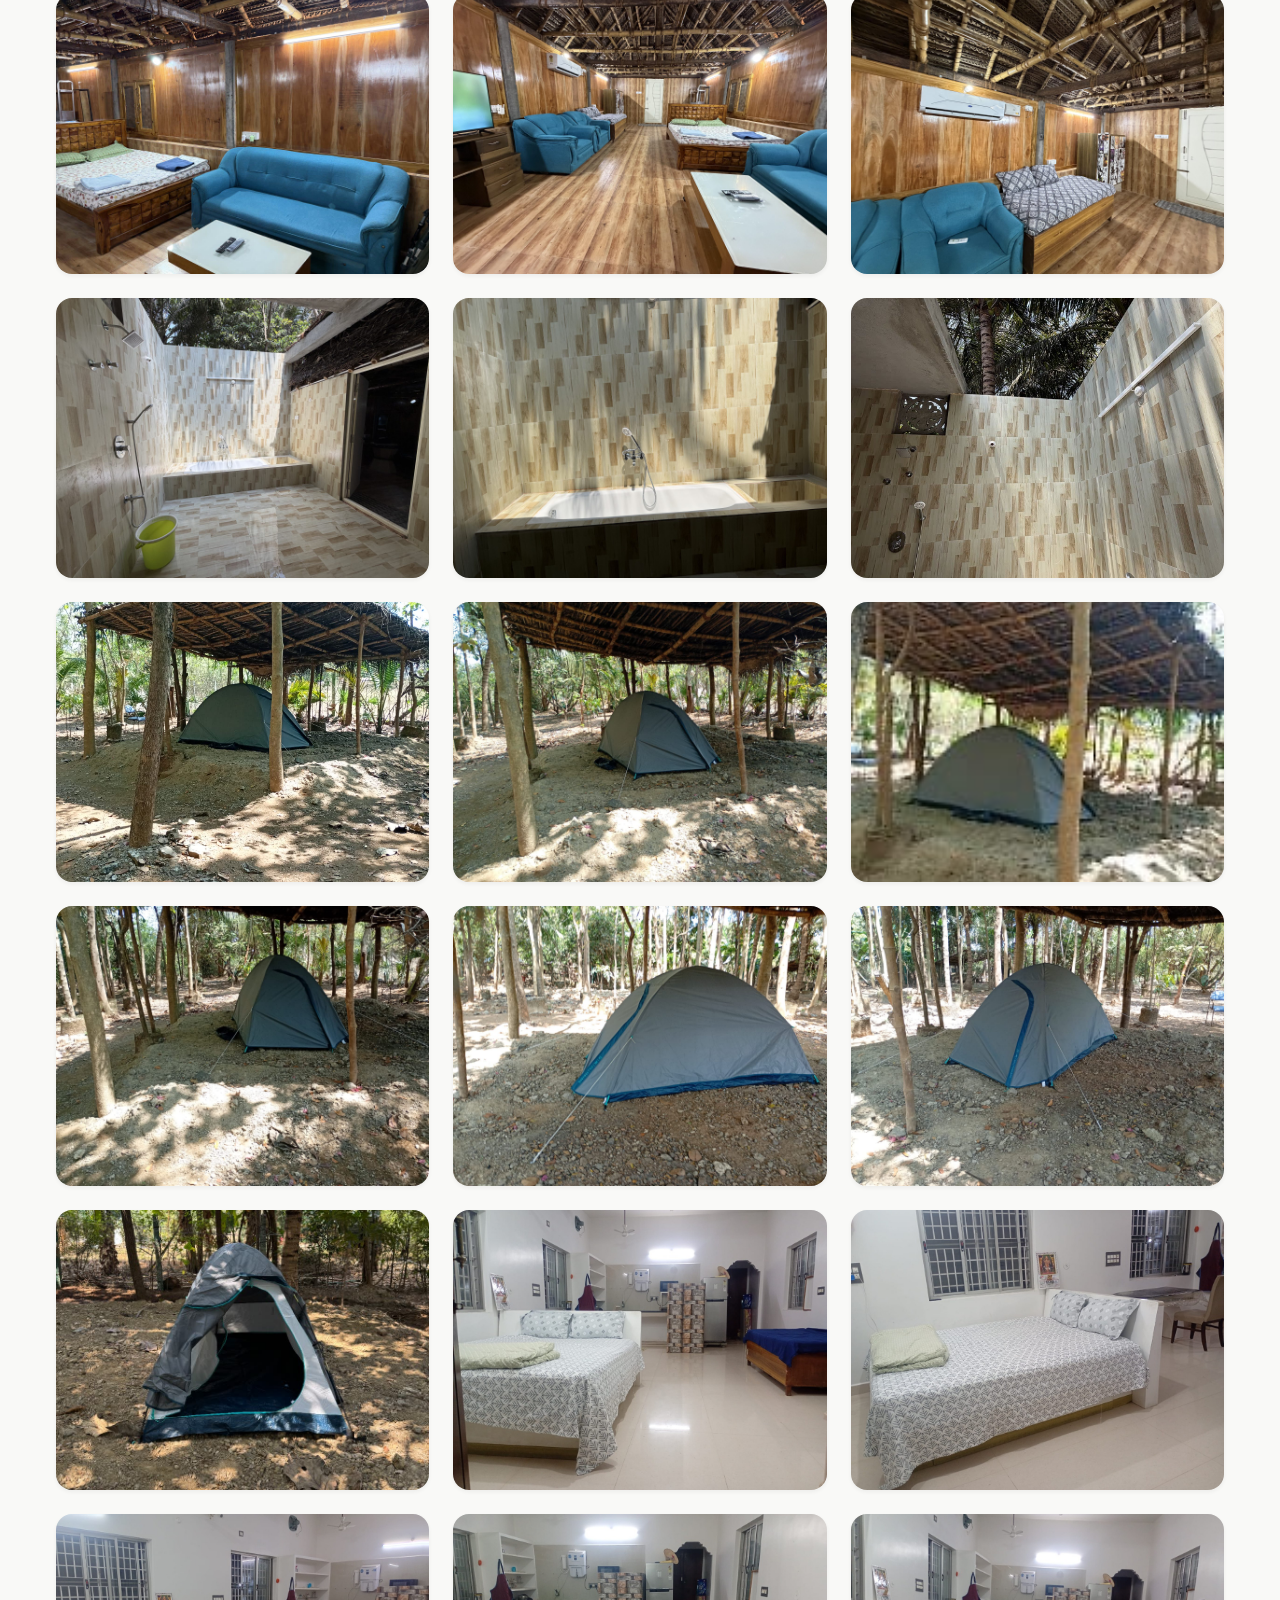
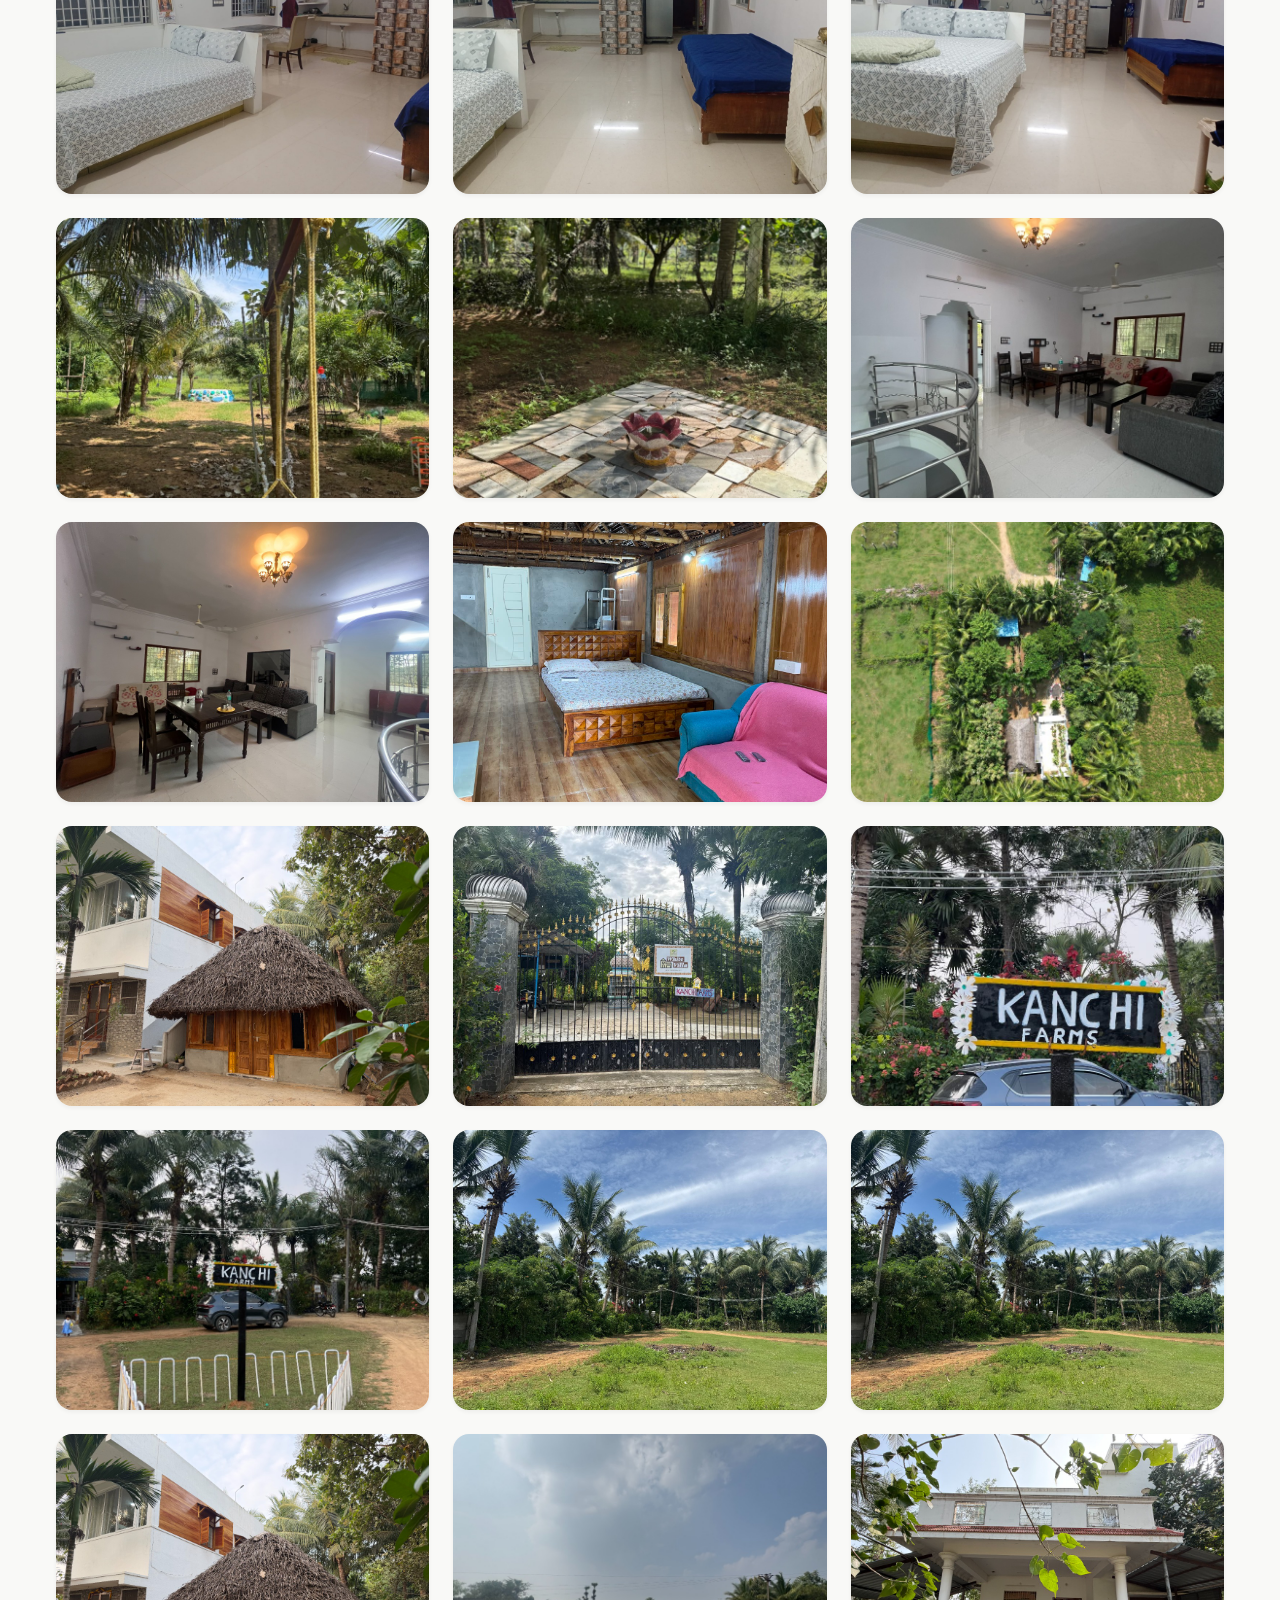
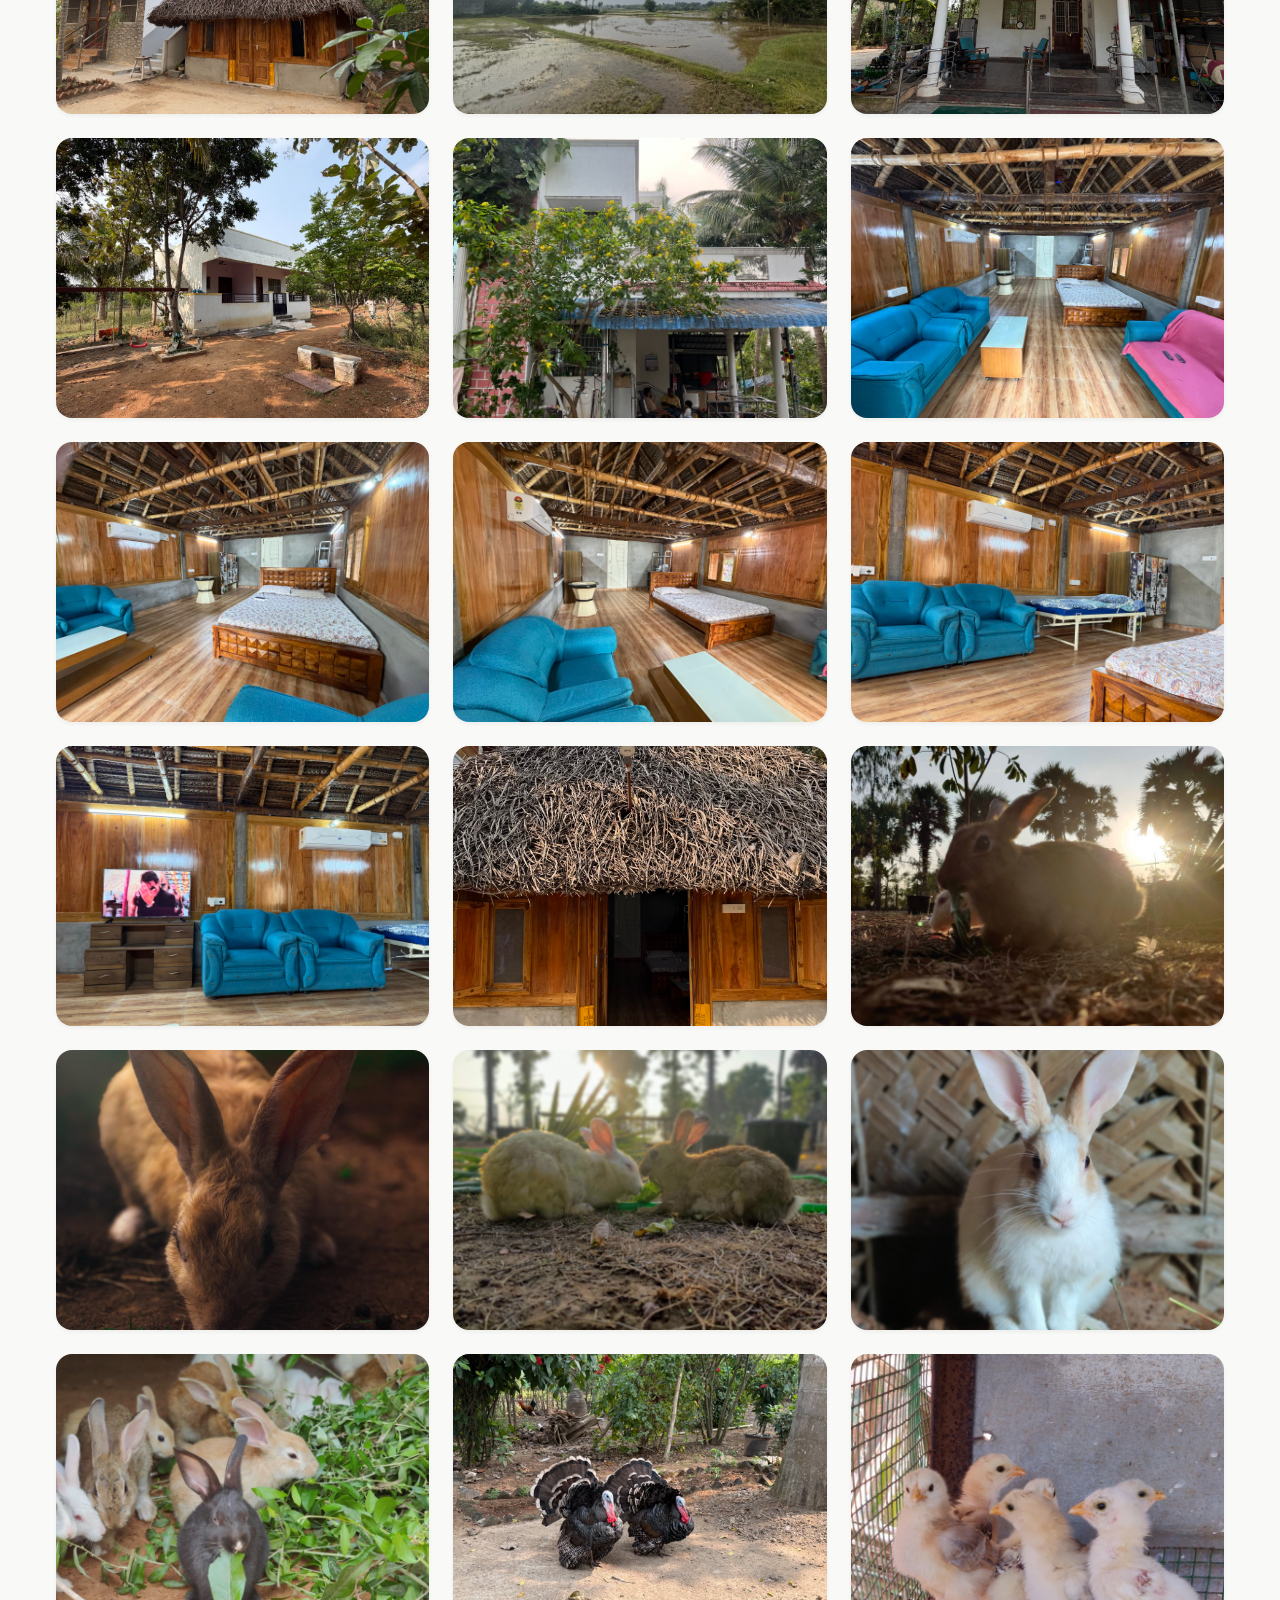
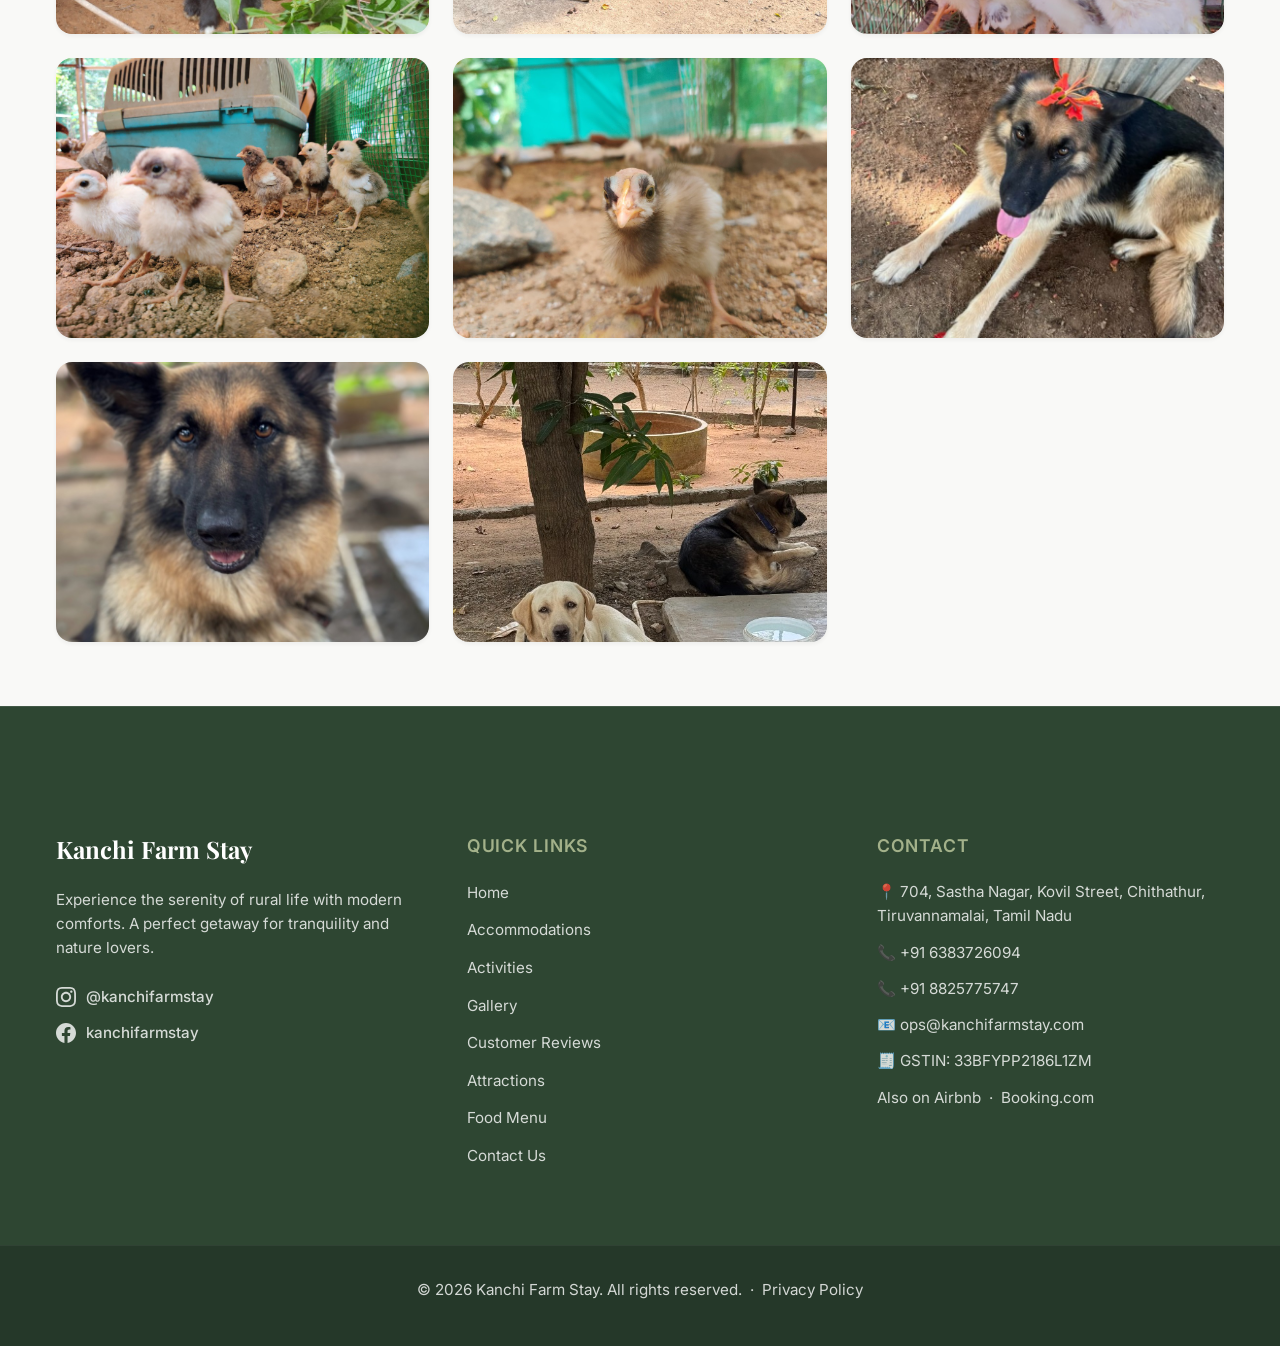
<file: gallery.html>
<!DOCTYPE html>
<html lang="en">

<head>
    <meta charset="UTF-8">
    <meta name="viewport" content="width=device-width, initial-scale=1.0">
    <title>Gallery | Kanchi Farm Stay</title>
    <meta name="description" content="Explore photos of Kanchi Farm Stay — lush surroundings, rustic villas, farm animals, dining, camping and more. A nature retreat near Kanchipuram, Tamil Nadu.">
    <link rel="icon" type="image/png" href="assets/images/logo.png">
    <link rel="stylesheet" href="style.css?v=2">
</head>

<body>

    <!-- Navbar Placeholder -->
    <div id="navbar-placeholder"></div>

    <div class="gallery-page">
        <section class="section bg-light text-center">
            <div class="container">
                <h1>Photo Gallery</h1>
                <p>A glimpse into the serene life at Kanchi Farm Stay</p>
            </div>
        </section>

        <section class="section">
            <div class="container">
                <!-- Filter Buttons -->
                <div class="gallery-filters">
                    <button class="gallery-filter-btn active" data-filter="all" onclick="renderGalleryGrid('all')">All</button>
                    <button class="gallery-filter-btn" data-filter="accommodations" onclick="renderGalleryGrid('accommodations')">Accommodations</button>
                    <button class="gallery-filter-btn" data-filter="animals" onclick="renderGalleryGrid('animals')">Farm Animals</button>
                    <button class="gallery-filter-btn" data-filter="farm-life" onclick="renderGalleryGrid('farm-life')">Farm Life</button>
                    <button class="gallery-filter-btn" data-filter="facilities" onclick="renderGalleryGrid('facilities')">Facilities</button>
                </div>

                <!-- Gallery Grid (populated by JS) -->
                <div class="gallery-grid-page" id="gallery-grid"></div>
            </div>
        </section>
    </div>

    <!-- Footer Placeholder -->
    <div id="footer-placeholder"></div>

    <!-- Scripts -->
    <script src="script.js?v=19"></script>
</body>

</html>
</file>
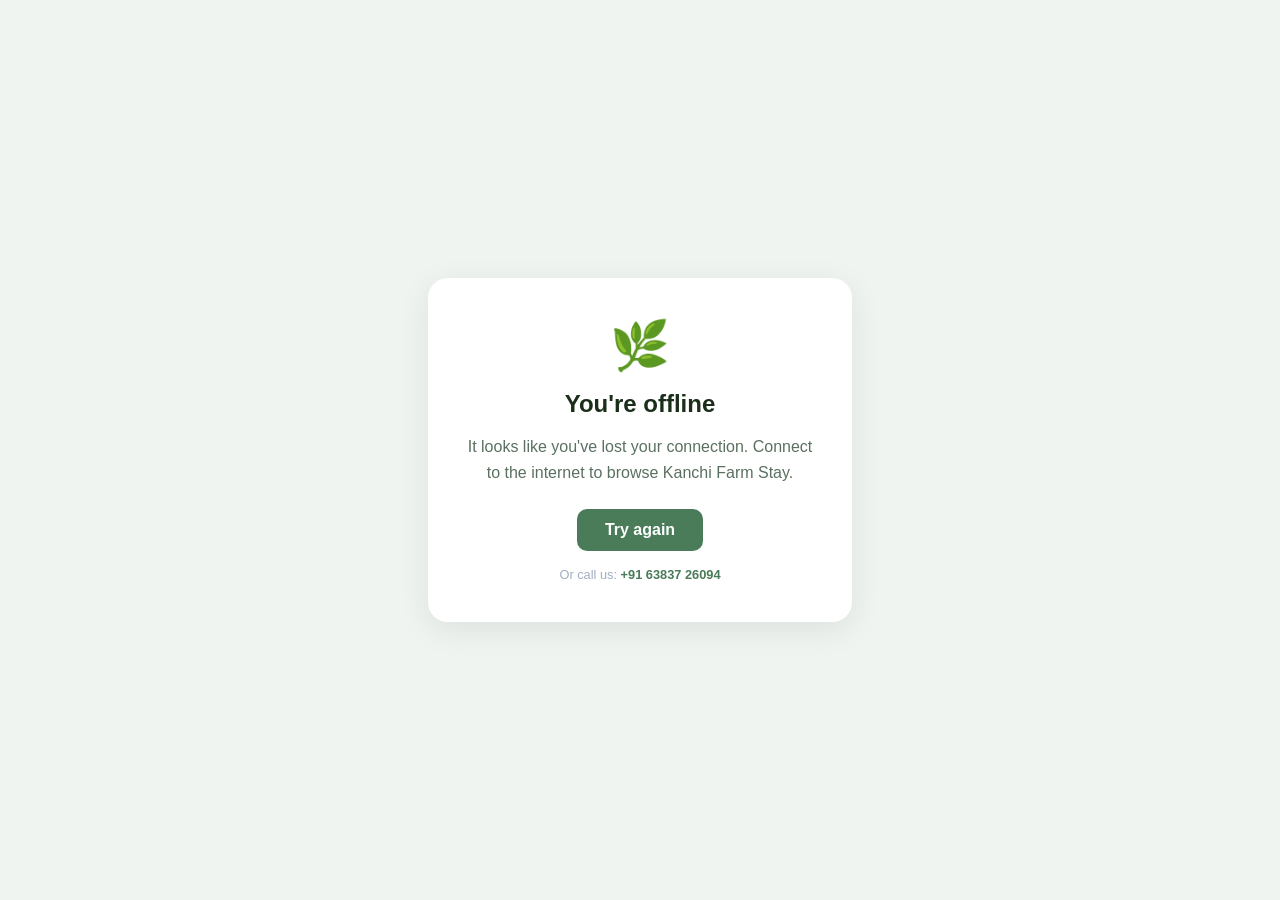
<file: offline.html>
<!DOCTYPE html>
<html lang="en">
<head>
<meta charset="UTF-8">
<meta name="viewport" content="width=device-width, initial-scale=1.0">
<title>Offline — Kanchi Farm Stay</title>
<style>
  body{font-family:'Segoe UI',sans-serif;background:#f0f4f0;display:flex;align-items:center;justify-content:center;min-height:100vh;margin:0;padding:20px;box-sizing:border-box}
  .card{background:#fff;border-radius:20px;padding:40px 32px;text-align:center;max-width:360px;box-shadow:0 8px 32px rgba(0,0,0,.08)}
  .icon{font-size:3rem;margin-bottom:1rem}
  h1{color:#1a2e1a;font-size:1.5rem;margin-bottom:.75rem}
  p{color:#5a7060;line-height:1.6;margin-bottom:1.5rem}
  a{display:inline-block;background:#4a7c59;color:#fff;padding:12px 28px;border-radius:10px;text-decoration:none;font-weight:700}
  small{display:block;margin-top:1rem;color:#a0aec0;font-size:.8rem}
</style>
</head>
<body>
  <div class="card">
    <div class="icon">🌿</div>
    <h1>You're offline</h1>
    <p>It looks like you've lost your connection. Connect to the internet to browse Kanchi Farm Stay.</p>
    <a href="/" onclick="location.reload();return false">Try again</a>
    <small>Or call us: <a href="tel:+916383726094" style="background:none;color:#4a7c59;padding:0;font-weight:600">+91 63837 26094</a></small>
  </div>
</body>
</html>
</file>
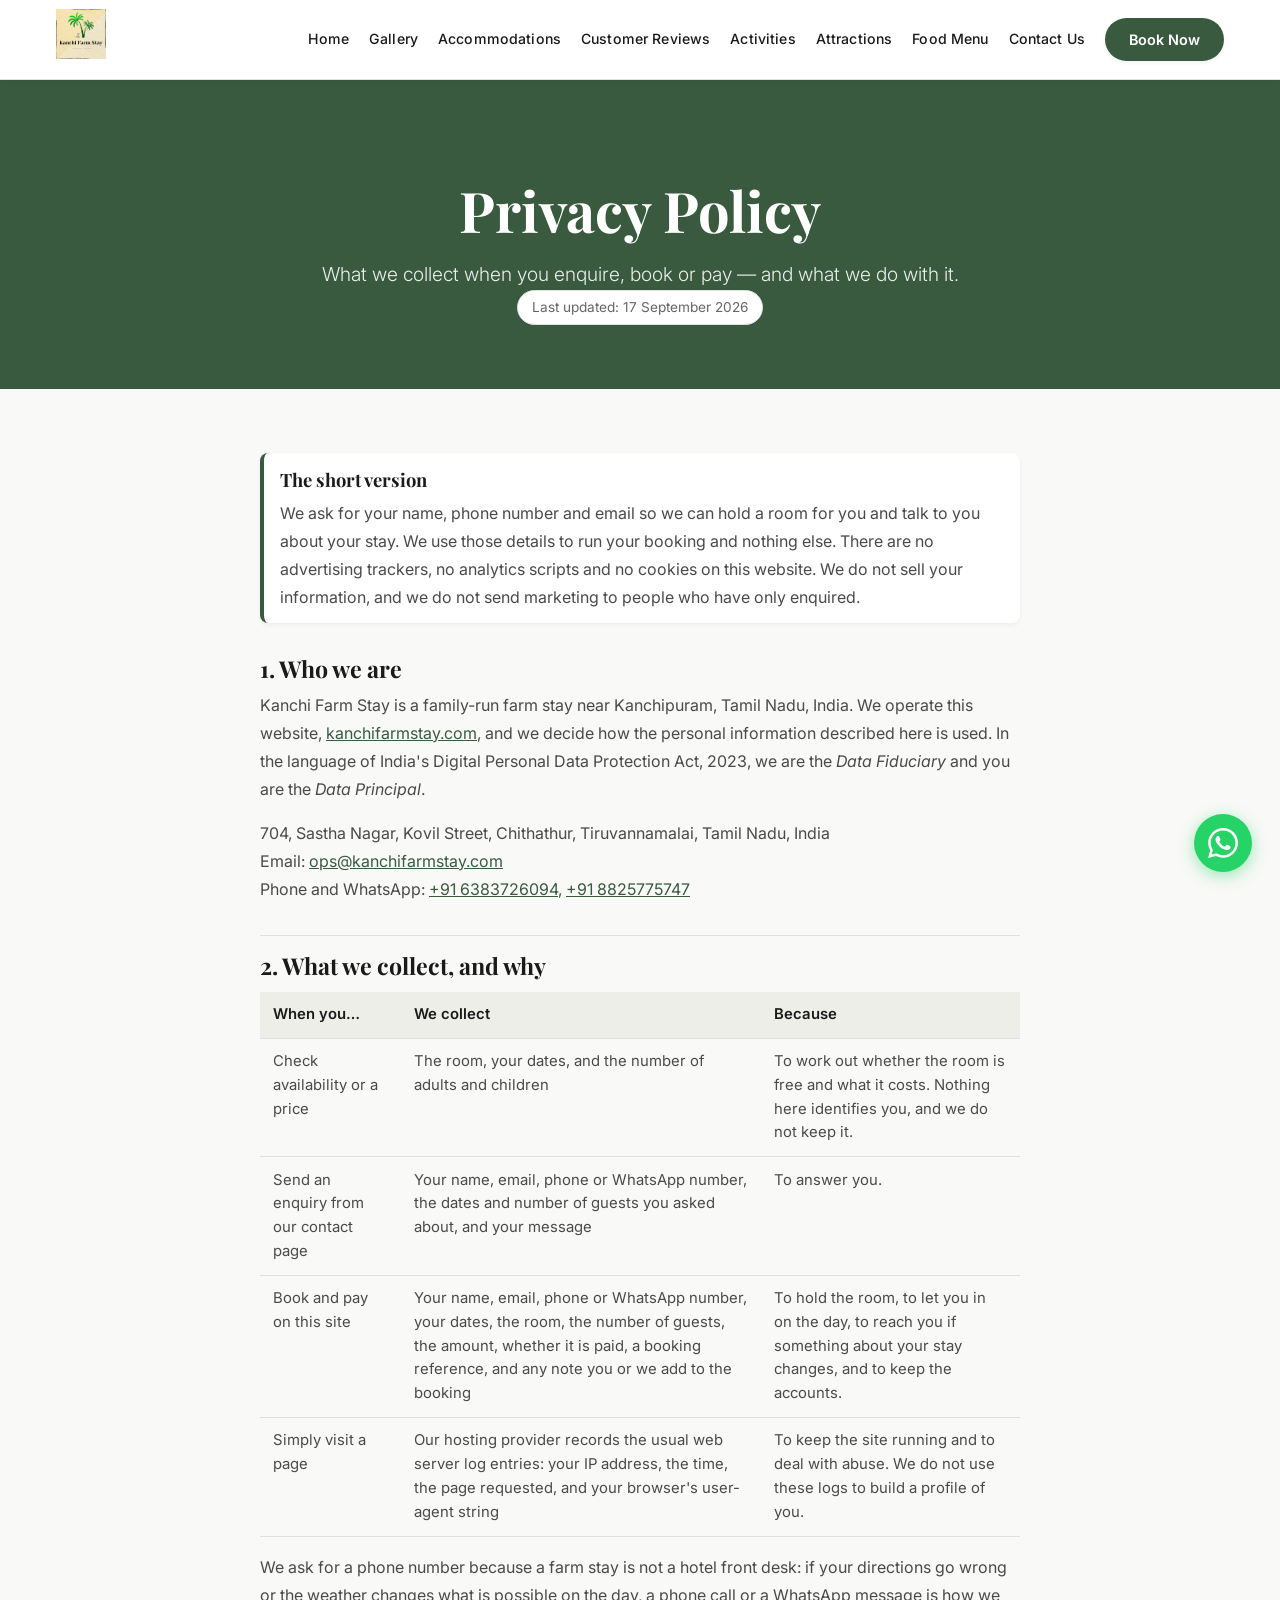
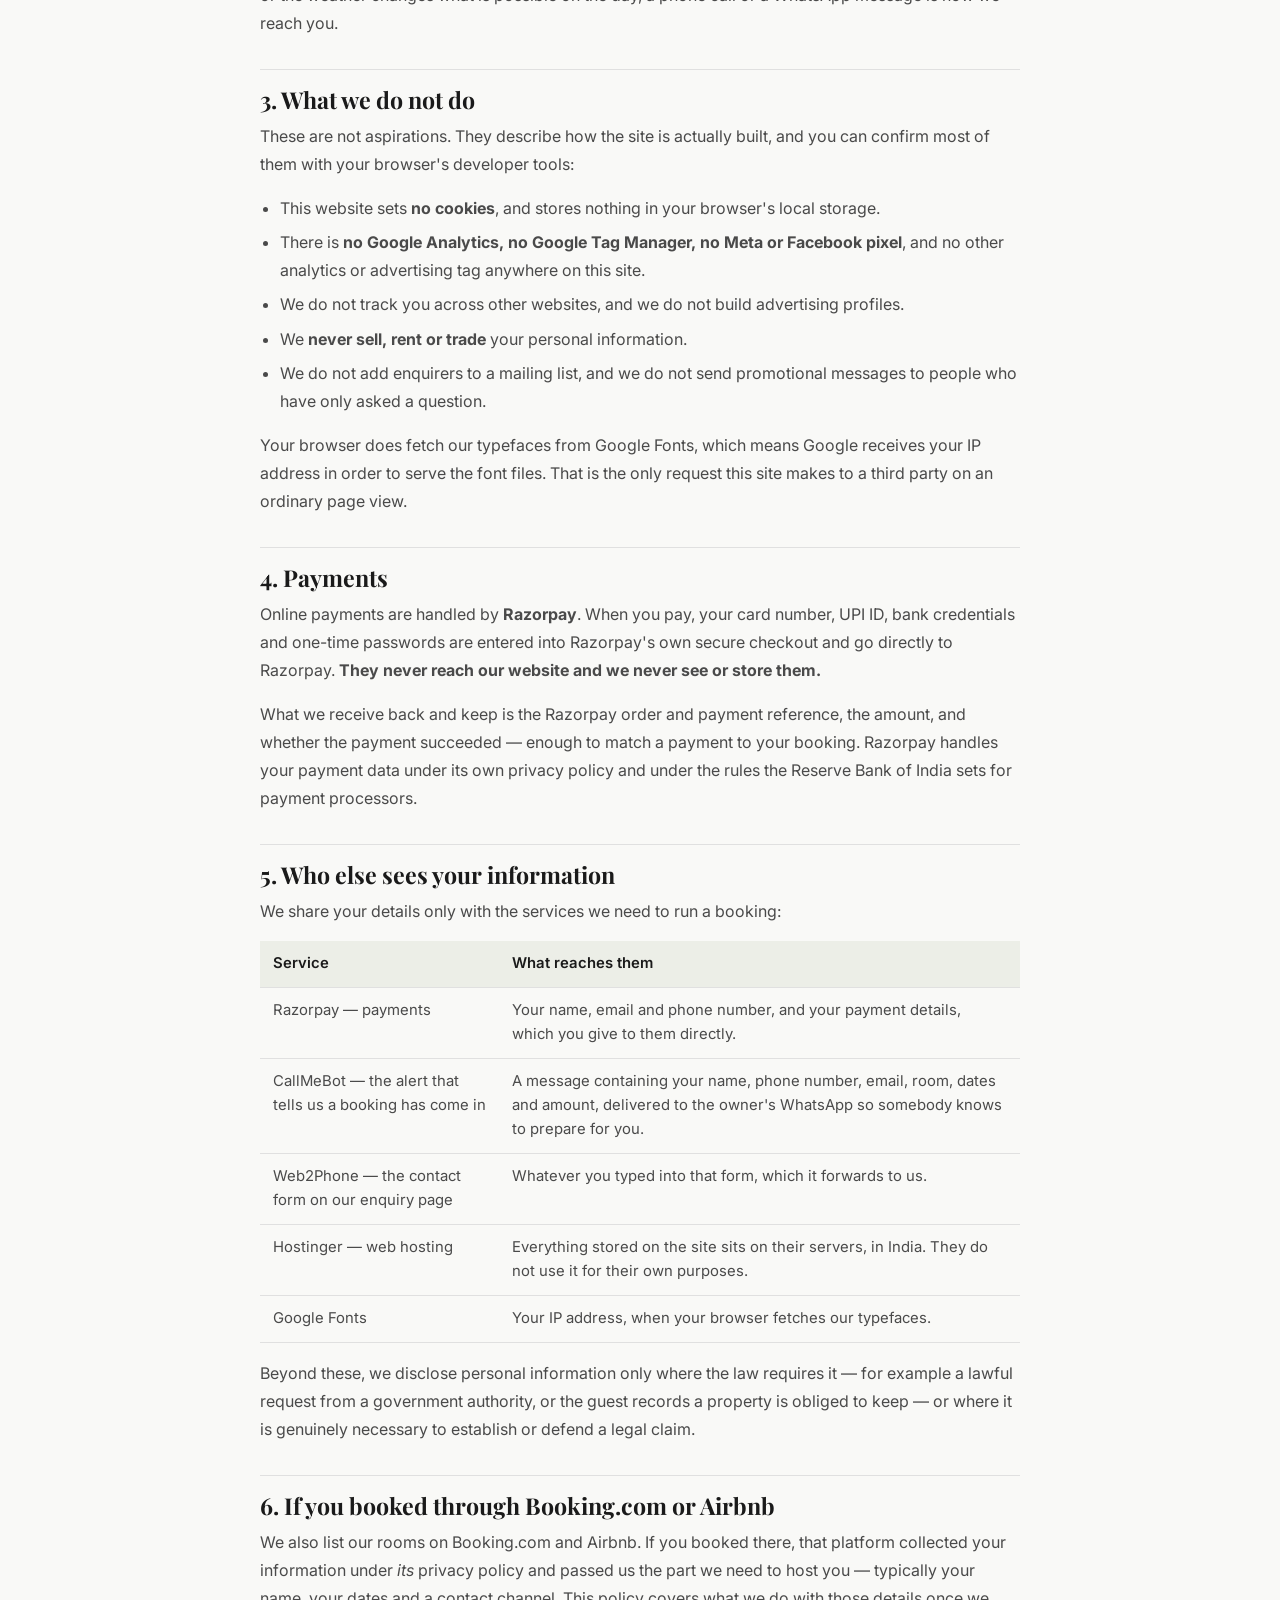
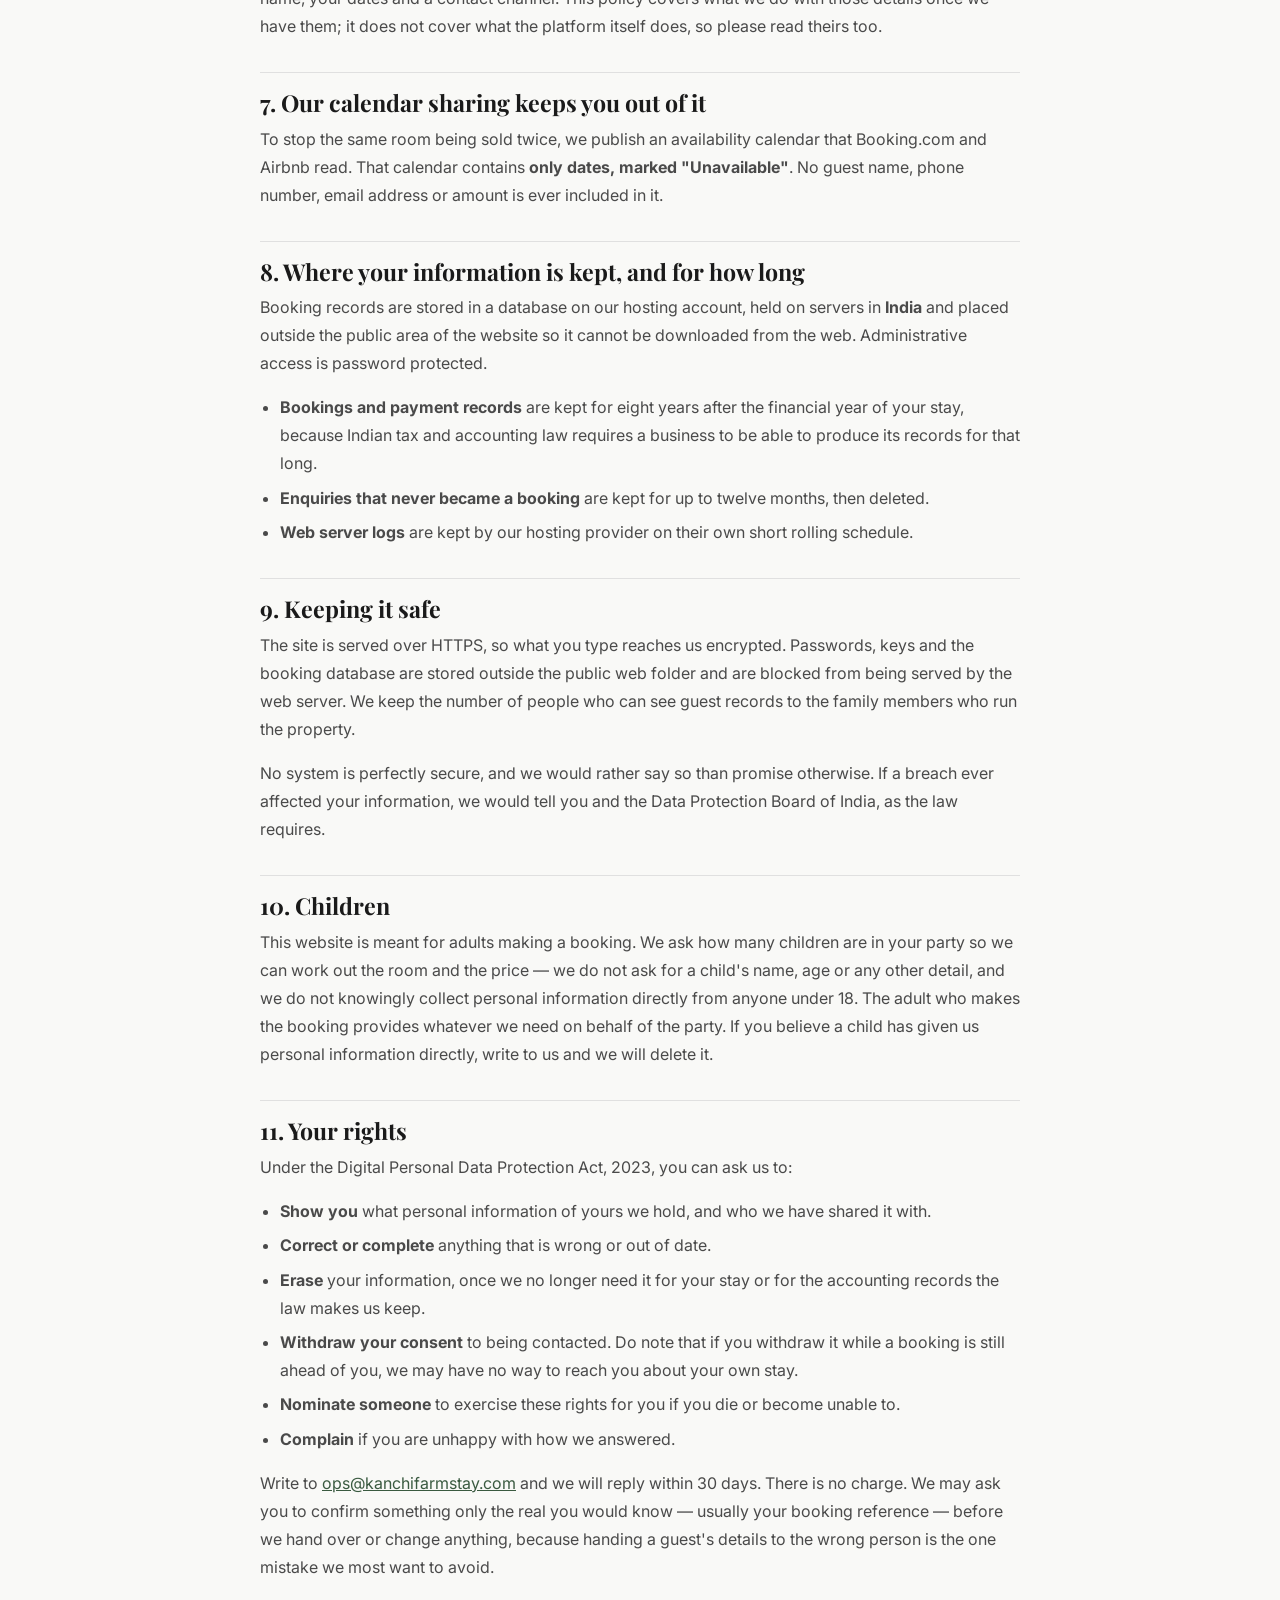
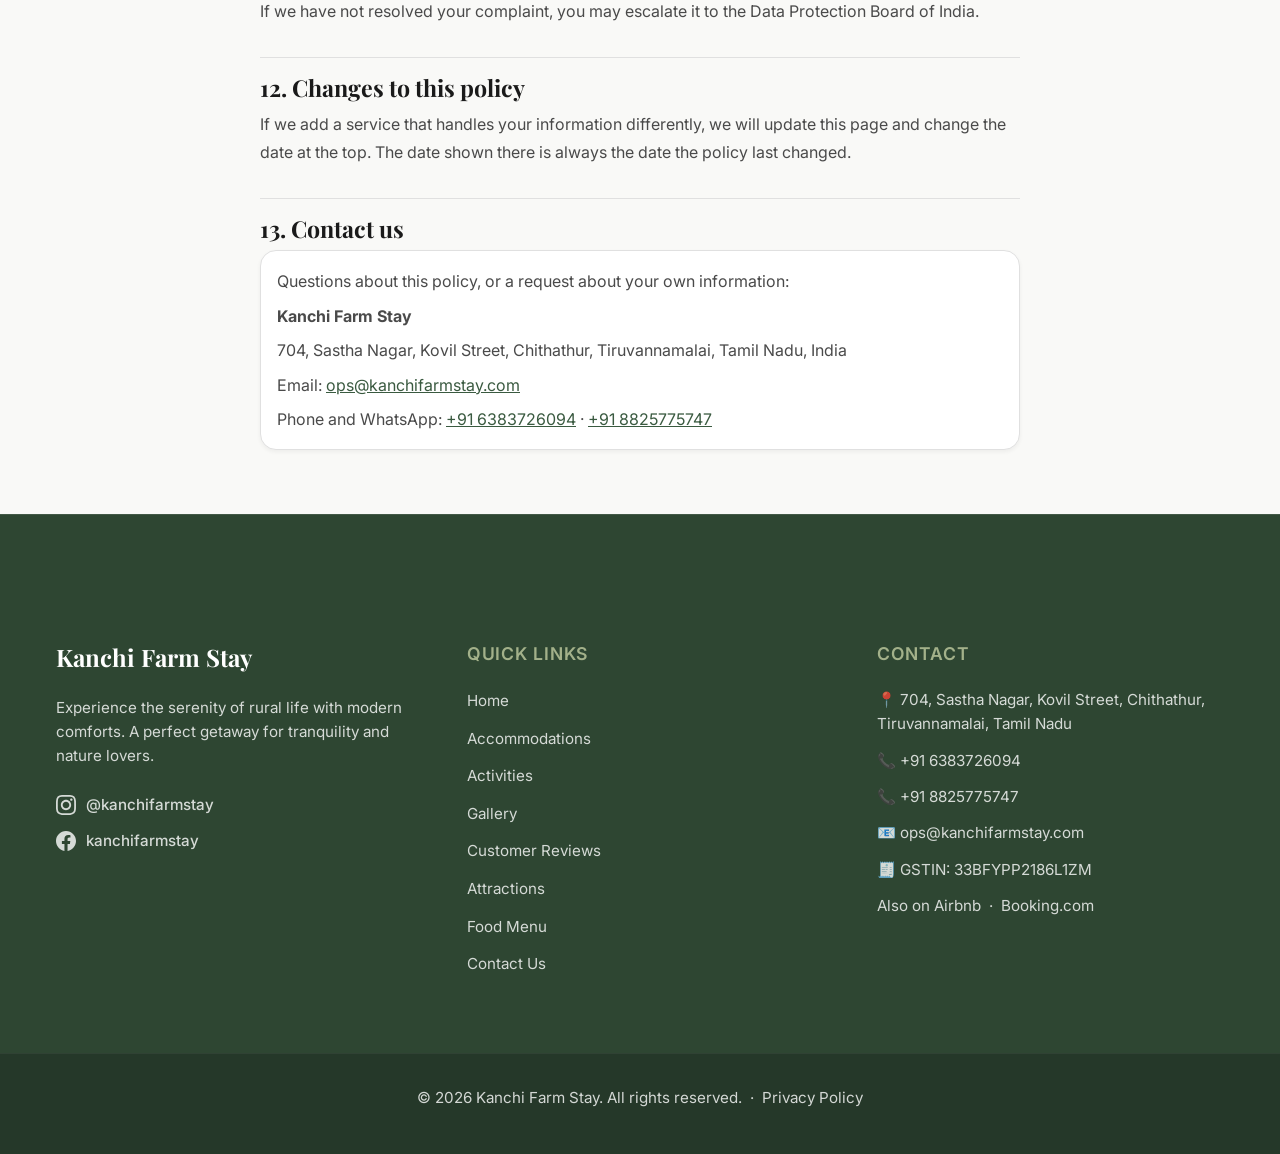
<file: privacy.html>
<!DOCTYPE html>
<html lang="en">

<head>
    <meta charset="UTF-8">
    <meta name="viewport" content="width=device-width, initial-scale=1.0">
    <title>Privacy Policy | Kanchi Farm Stay</title>
    <meta name="description" content="How Kanchi Farm Stay collects, uses, stores and shares your personal information when you enquire, book or pay. No advertising trackers, no data sold.">
    <link rel="canonical" href="https://kanchifarmstay.com/privacy.html">
    <link rel="icon" type="image/png" href="assets/images/logo.png">
    <link rel="stylesheet" href="style.css?v=2">
    <style>
        /* Legal pages: readable prose column, site tokens only. */
        .legal { max-width: 760px; margin: 0 auto; }
        .legal h2 {
            font-size: 1.45rem;
            margin: var(--spacing-md) 0 var(--spacing-xs);
            padding-top: var(--spacing-sm);
            border-top: 1px solid var(--color-border);
        }
        .legal h2:first-of-type { border-top: 0; padding-top: 0; }
        .legal h3 { font-size: 1.05rem; margin: var(--spacing-sm) 0 0.35rem; }
        .legal p, .legal li { color: var(--color-text-light); line-height: 1.75; }
        .legal p { margin-bottom: var(--spacing-sm); }
        .legal p:last-child { margin-bottom: 0; }
        .legal ul { padding-left: 1.25rem; margin: 0.5rem 0 var(--spacing-sm); }
        .legal li { margin-bottom: 0.4rem; }
        .legal a { color: var(--color-primary); text-decoration: underline; }
        .legal-updated {
            display: inline-block;
            font-size: 0.85rem;
            color: var(--color-text-lighter);
            background: var(--color-surface);
            border: 1px solid var(--color-border);
            border-radius: var(--radius-full);
            padding: 0.35rem 0.9rem;
        }
        .legal-summary {
            background: var(--color-surface);
            border-left: 4px solid var(--color-primary);
            border-radius: var(--radius-sm);
            padding: var(--spacing-sm) var(--spacing-sm) 0.75rem;
            box-shadow: var(--shadow-sm);
            margin-bottom: var(--spacing-md);
        }
        .legal-summary h2 { border-top: 0; padding-top: 0; margin-top: 0; font-size: 1.15rem; }
        .legal-table-wrap { overflow-x: auto; margin: 0.75rem 0 var(--spacing-sm); }
        .legal table { width: 100%; border-collapse: collapse; font-size: 0.93rem; min-width: 420px; }
        .legal th, .legal td {
            text-align: left;
            vertical-align: top;
            padding: 0.7rem 0.8rem;
            border-bottom: 1px solid var(--color-border);
            color: var(--color-text-light);
        }
        .legal th { color: var(--color-text); font-weight: 600; background: rgba(163, 177, 138, 0.15); }
        .legal-contact {
            background: var(--color-surface);
            border: 1px solid var(--color-border);
            border-radius: var(--radius-md);
            padding: var(--spacing-sm);
            box-shadow: var(--shadow-sm);
        }
        .legal-contact p { margin-bottom: 0.4rem; }
    </style>
</head>

<body>

    <!-- Navbar Placeholder -->
    <div id="navbar-placeholder"></div>

    <div class="privacy-page">
        <header class="page-header">
            <div class="container text-center">
                <h1>Privacy Policy</h1>
                <p>What we collect when you enquire, book or pay &mdash; and what we do with it.</p>
                <span class="legal-updated">Last updated: 17 September 2026</span>
            </div>
        </header>

        <section class="section">
            <div class="container">
                <div class="legal">

                    <div class="legal-summary">
                        <h2>The short version</h2>
                        <p>
                            We ask for your name, phone number and email so we can hold a room for you and
                            talk to you about your stay. We use those details to run your booking and
                            nothing else. There are no advertising trackers, no analytics scripts and no
                            cookies on this website. We do not sell your information, and we do not send
                            marketing to people who have only enquired.
                        </p>
                    </div>

                    <h2>1. Who we are</h2>
                    <p>
                        Kanchi Farm Stay is a family-run farm stay near Kanchipuram, Tamil Nadu, India. We
                        operate this website, <a href="https://kanchifarmstay.com/">kanchifarmstay.com</a>,
                        and we decide how the personal information described here is used. In the language
                        of India's Digital Personal Data Protection Act, 2023, we are the <em>Data
                        Fiduciary</em> and you are the <em>Data Principal</em>.
                    </p>
                    <p>
                        704, Sastha Nagar, Kovil Street, Chithathur, Tiruvannamalai, Tamil Nadu, India<br>
                        Email: <a href="mailto:ops@kanchifarmstay.com">ops@kanchifarmstay.com</a><br>
                        Phone and WhatsApp: <a href="tel:+916383726094">+91 6383726094</a>,
                        <a href="tel:+918825775747">+91 8825775747</a>
                    </p>

                    <h2>2. What we collect, and why</h2>
                    <div class="legal-table-wrap">
                        <table>
                            <thead>
                                <tr>
                                    <th>When you&hellip;</th>
                                    <th>We collect</th>
                                    <th>Because</th>
                                </tr>
                            </thead>
                            <tbody>
                                <tr>
                                    <td>Check availability or a price</td>
                                    <td>The room, your dates, and the number of adults and children</td>
                                    <td>To work out whether the room is free and what it costs. Nothing here
                                        identifies you, and we do not keep it.</td>
                                </tr>
                                <tr>
                                    <td>Send an enquiry from our contact page</td>
                                    <td>Your name, email, phone or WhatsApp number, the dates and number of
                                        guests you asked about, and your message</td>
                                    <td>To answer you.</td>
                                </tr>
                                <tr>
                                    <td>Book and pay on this site</td>
                                    <td>Your name, email, phone or WhatsApp number, your dates, the room, the
                                        number of guests, the amount, whether it is paid, a booking reference,
                                        and any note you or we add to the booking</td>
                                    <td>To hold the room, to let you in on the day, to reach you if something
                                        about your stay changes, and to keep the accounts.</td>
                                </tr>
                                <tr>
                                    <td>Simply visit a page</td>
                                    <td>Our hosting provider records the usual web server log entries: your IP
                                        address, the time, the page requested, and your browser's user-agent
                                        string</td>
                                    <td>To keep the site running and to deal with abuse. We do not use these
                                        logs to build a profile of you.</td>
                                </tr>
                            </tbody>
                        </table>
                    </div>
                    <p>
                        We ask for a phone number because a farm stay is not a hotel front desk: if your
                        directions go wrong or the weather changes what is possible on the day, a phone call
                        or a WhatsApp message is how we reach you.
                    </p>

                    <h2>3. What we do not do</h2>
                    <p>
                        These are not aspirations. They describe how the site is actually built, and you can
                        confirm most of them with your browser's developer tools:
                    </p>
                    <ul>
                        <li>This website sets <strong>no cookies</strong>, and stores nothing in your
                            browser's local storage.</li>
                        <li>There is <strong>no Google Analytics, no Google Tag Manager, no Meta or Facebook
                            pixel</strong>, and no other analytics or advertising tag anywhere on this site.</li>
                        <li>We do not track you across other websites, and we do not build advertising
                            profiles.</li>
                        <li>We <strong>never sell, rent or trade</strong> your personal information.</li>
                        <li>We do not add enquirers to a mailing list, and we do not send promotional
                            messages to people who have only asked a question.</li>
                    </ul>
                    <p>
                        Your browser does fetch our typefaces from Google Fonts, which means Google receives
                        your IP address in order to serve the font files. That is the only request this site
                        makes to a third party on an ordinary page view.
                    </p>

                    <h2>4. Payments</h2>
                    <p>
                        Online payments are handled by <strong>Razorpay</strong>. When you pay, your card
                        number, UPI ID, bank credentials and one-time passwords are entered into Razorpay's
                        own secure checkout and go directly to Razorpay. <strong>They never reach our
                        website and we never see or store them.</strong>
                    </p>
                    <p>
                        What we receive back and keep is the Razorpay order and payment reference, the
                        amount, and whether the payment succeeded &mdash; enough to match a payment to your
                        booking. Razorpay handles your payment data under its own privacy policy and under
                        the rules the Reserve Bank of India sets for payment processors.
                    </p>

                    <h2>5. Who else sees your information</h2>
                    <p>We share your details only with the services we need to run a booking:</p>
                    <div class="legal-table-wrap">
                        <table>
                            <thead>
                                <tr>
                                    <th>Service</th>
                                    <th>What reaches them</th>
                                </tr>
                            </thead>
                            <tbody>
                                <tr>
                                    <td>Razorpay &mdash; payments</td>
                                    <td>Your name, email and phone number, and your payment details, which
                                        you give to them directly.</td>
                                </tr>
                                <tr>
                                    <td>CallMeBot &mdash; the alert that tells us a booking has come in</td>
                                    <td>A message containing your name, phone number, email, room, dates and
                                        amount, delivered to the owner's WhatsApp so somebody knows to prepare
                                        for you.</td>
                                </tr>
                                <tr>
                                    <td>Web2Phone &mdash; the contact form on our enquiry page</td>
                                    <td>Whatever you typed into that form, which it forwards to us.</td>
                                </tr>
                                <tr>
                                    <td>Hostinger &mdash; web hosting</td>
                                    <td>Everything stored on the site sits on their servers, in India. They do
                                        not use it for their own purposes.</td>
                                </tr>
                                <tr>
                                    <td>Google Fonts</td>
                                    <td>Your IP address, when your browser fetches our typefaces.</td>
                                </tr>
                            </tbody>
                        </table>
                    </div>
                    <p>
                        Beyond these, we disclose personal information only where the law requires it &mdash;
                        for example a lawful request from a government authority, or the guest records a
                        property is obliged to keep &mdash; or where it is genuinely necessary to establish or
                        defend a legal claim.
                    </p>

                    <h2>6. If you booked through Booking.com or Airbnb</h2>
                    <p>
                        We also list our rooms on Booking.com and Airbnb. If you booked there, that platform
                        collected your information under <em>its</em> privacy policy and passed us the part we
                        need to host you &mdash; typically your name, your dates and a contact channel. This
                        policy covers what we do with those details once we have them; it does not cover what
                        the platform itself does, so please read theirs too.
                    </p>

                    <h2>7. Our calendar sharing keeps you out of it</h2>
                    <p>
                        To stop the same room being sold twice, we publish an availability calendar that
                        Booking.com and Airbnb read. That calendar contains <strong>only dates, marked
                        "Unavailable"</strong>. No guest name, phone number, email address or amount is ever
                        included in it.
                    </p>

                    <h2>8. Where your information is kept, and for how long</h2>
                    <p>
                        Booking records are stored in a database on our hosting account, held on servers in
                        <strong>India</strong> and placed outside the public area of the website so it cannot
                        be downloaded from the web. Administrative access is password protected.
                    </p>
                    <ul>
                        <li><strong>Bookings and payment records</strong> are kept for eight years after the
                            financial year of your stay, because Indian tax and accounting law requires a
                            business to be able to produce its records for that long.</li>
                        <li><strong>Enquiries that never became a booking</strong> are kept for up to twelve
                            months, then deleted.</li>
                        <li><strong>Web server logs</strong> are kept by our hosting provider on their own
                            short rolling schedule.</li>
                    </ul>

                    <h2>9. Keeping it safe</h2>
                    <p>
                        The site is served over HTTPS, so what you type reaches us encrypted. Passwords,
                        keys and the booking database are stored outside the public web folder and are
                        blocked from being served by the web server. We keep the number of people who can
                        see guest records to the family members who run the property.
                    </p>
                    <p>
                        No system is perfectly secure, and we would rather say so than promise otherwise. If
                        a breach ever affected your information, we would tell you and the Data Protection
                        Board of India, as the law requires.
                    </p>

                    <h2>10. Children</h2>
                    <p>
                        This website is meant for adults making a booking. We ask how many children are in
                        your party so we can work out the room and the price &mdash; we do not ask for a
                        child's name, age or any other detail, and we do not knowingly collect personal
                        information directly from anyone under 18. The adult who makes the booking provides
                        whatever we need on behalf of the party. If you believe a child has given us personal
                        information directly, write to us and we will delete it.
                    </p>

                    <h2>11. Your rights</h2>
                    <p>
                        Under the Digital Personal Data Protection Act, 2023, you can ask us to:
                    </p>
                    <ul>
                        <li><strong>Show you</strong> what personal information of yours we hold, and who we
                            have shared it with.</li>
                        <li><strong>Correct or complete</strong> anything that is wrong or out of date.</li>
                        <li><strong>Erase</strong> your information, once we no longer need it for your stay
                            or for the accounting records the law makes us keep.</li>
                        <li><strong>Withdraw your consent</strong> to being contacted. Do note that if you
                            withdraw it while a booking is still ahead of you, we may have no way to reach
                            you about your own stay.</li>
                        <li><strong>Nominate someone</strong> to exercise these rights for you if you die or
                            become unable to.</li>
                        <li><strong>Complain</strong> if you are unhappy with how we answered.</li>
                    </ul>
                    <p>
                        Write to <a href="mailto:ops@kanchifarmstay.com">ops@kanchifarmstay.com</a> and we
                        will reply within 30 days. There is no charge. We may ask you to confirm something
                        only the real you would know &mdash; usually your booking reference &mdash; before we
                        hand over or change anything, because handing a guest's details to the wrong person
                        is the one mistake we most want to avoid.
                    </p>
                    <p>
                        If we have not resolved your complaint, you may escalate it to the Data Protection
                        Board of India.
                    </p>

                    <h2>12. Changes to this policy</h2>
                    <p>
                        If we add a service that handles your information differently, we will update this
                        page and change the date at the top. The date shown there is always the date the
                        policy last changed.
                    </p>

                    <h2>13. Contact us</h2>
                    <div class="legal-contact">
                        <p>Questions about this policy, or a request about your own information:</p>
                        <p><strong>Kanchi Farm Stay</strong></p>
                        <p>704, Sastha Nagar, Kovil Street, Chithathur, Tiruvannamalai, Tamil Nadu, India</p>
                        <p>Email: <a href="mailto:ops@kanchifarmstay.com">ops@kanchifarmstay.com</a></p>
                        <p>Phone and WhatsApp: <a href="tel:+916383726094">+91 6383726094</a> &middot;
                            <a href="tel:+918825775747">+91 8825775747</a></p>
                    </div>

                </div>
            </div>
        </section>
    </div>

    <!-- Footer Placeholder -->
    <div id="footer-placeholder"></div>

    <!-- Scripts -->
    <script src="script.js?v=19"></script>
</body>

</html>
</file>
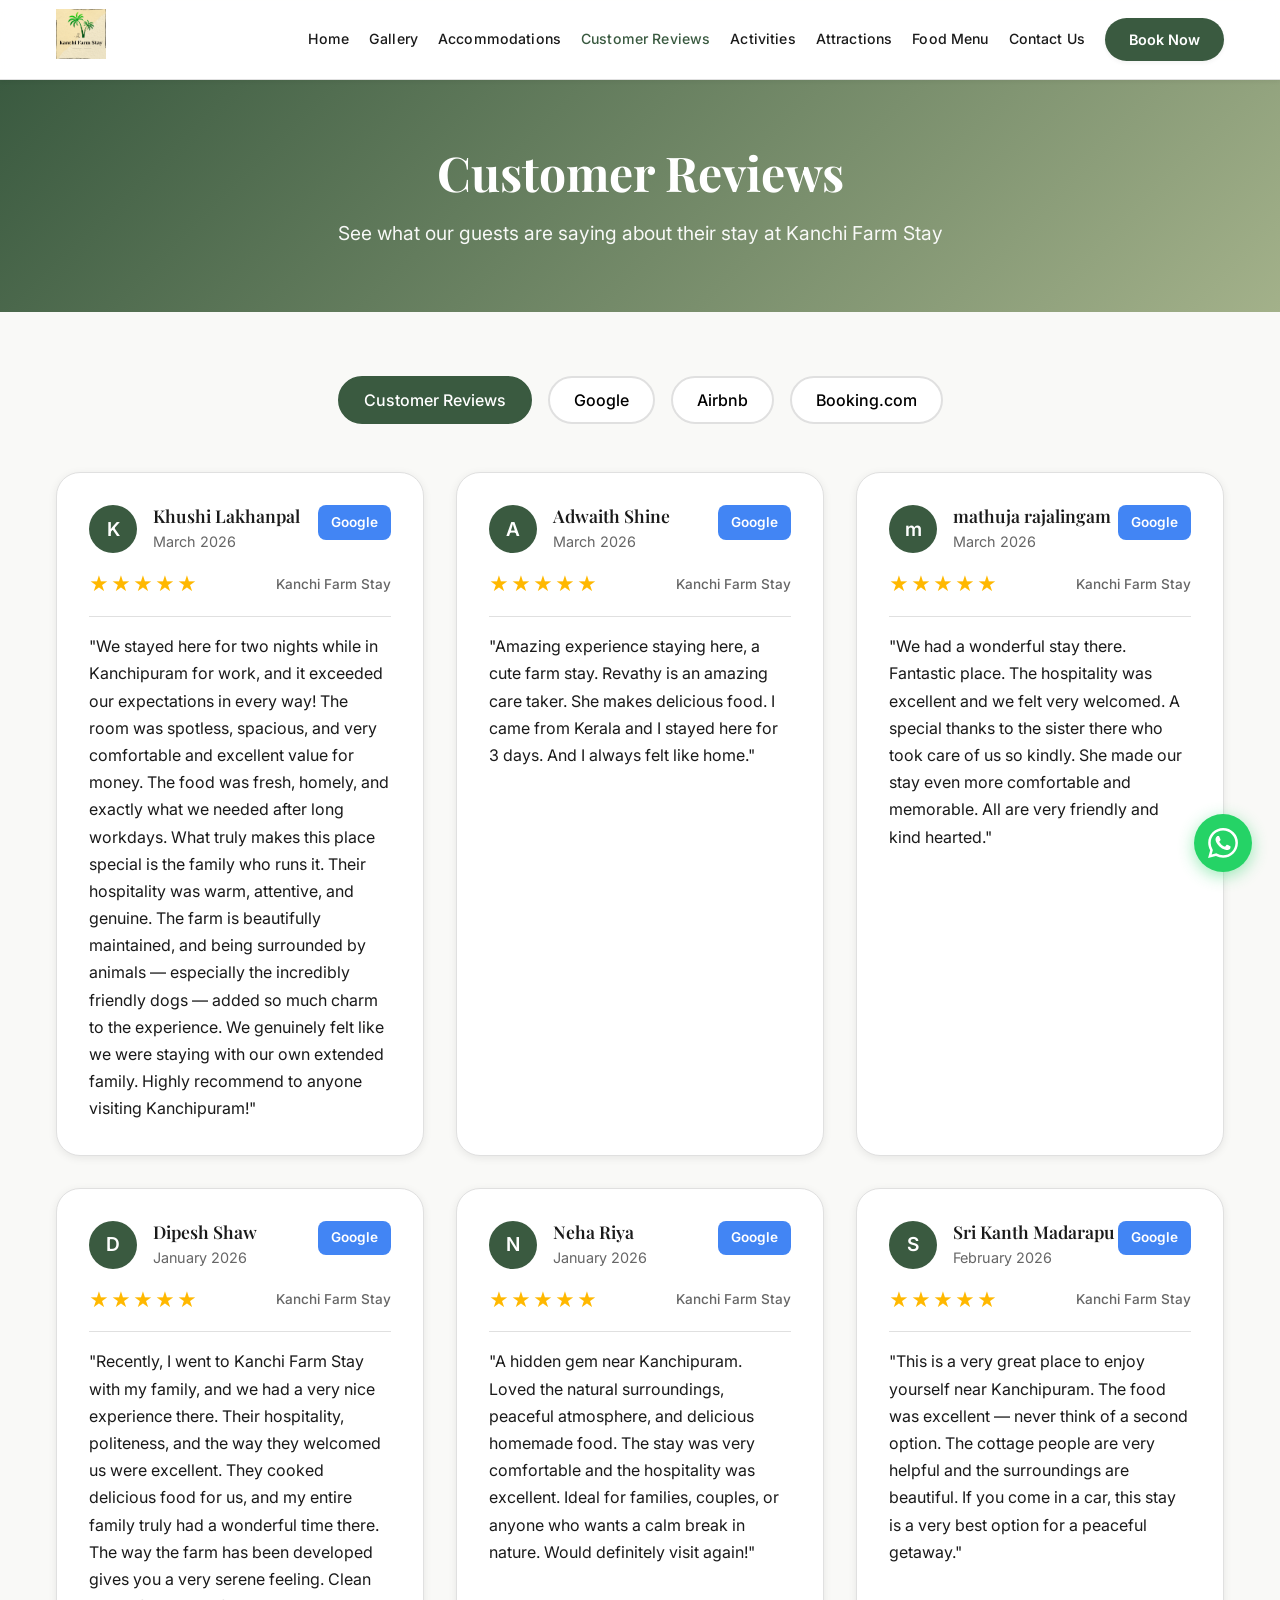
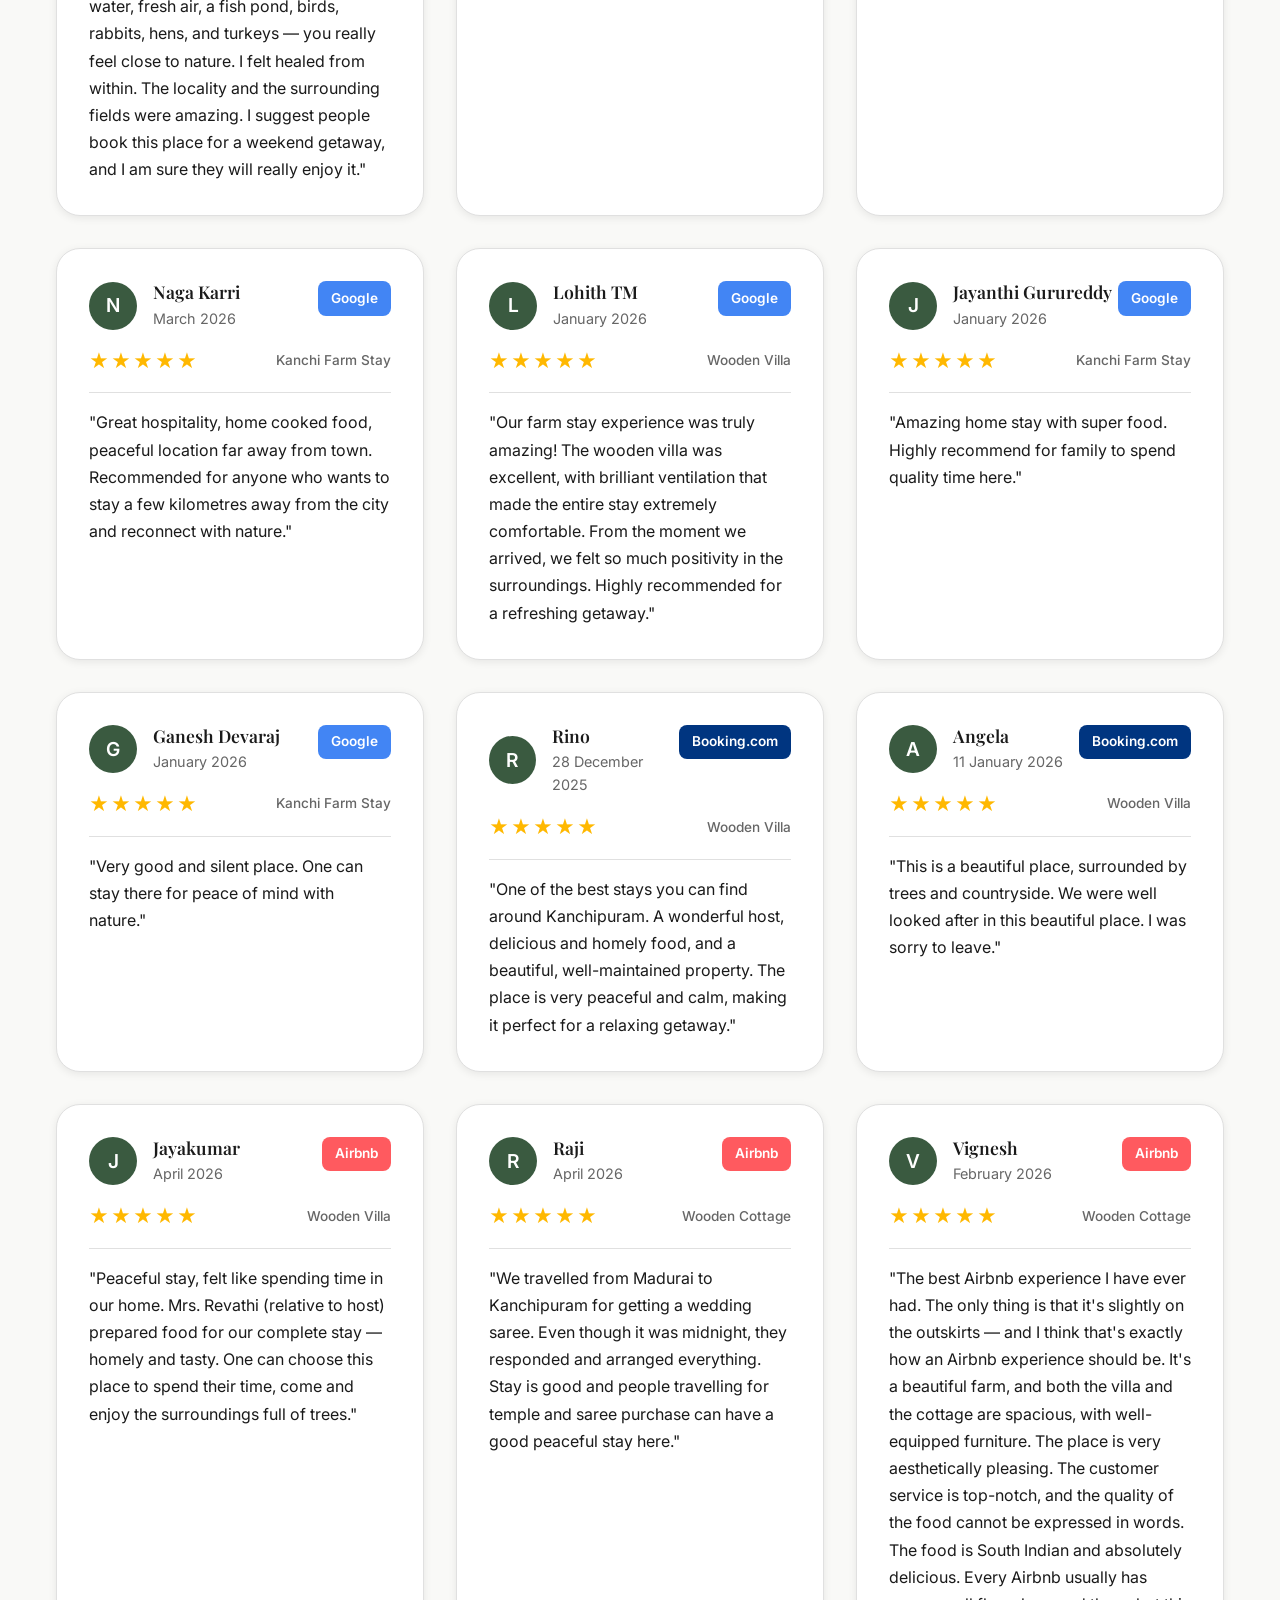
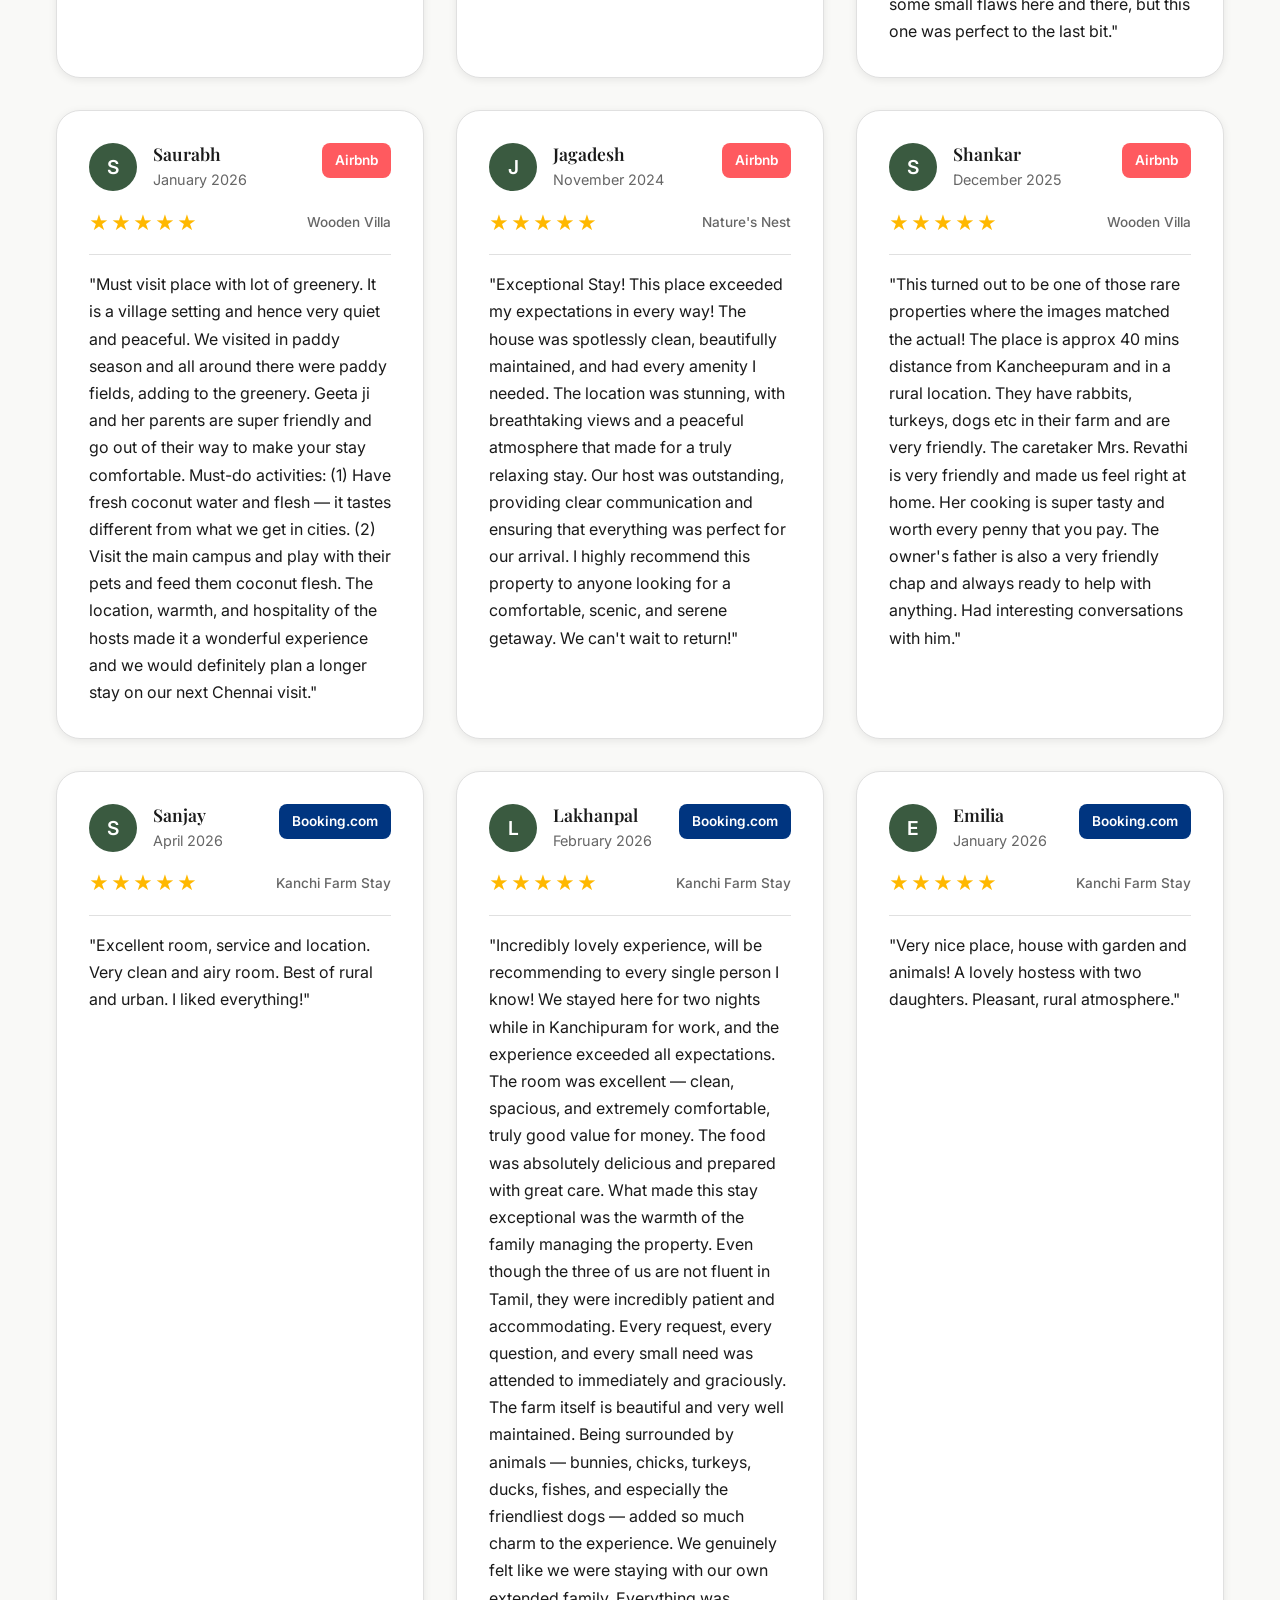
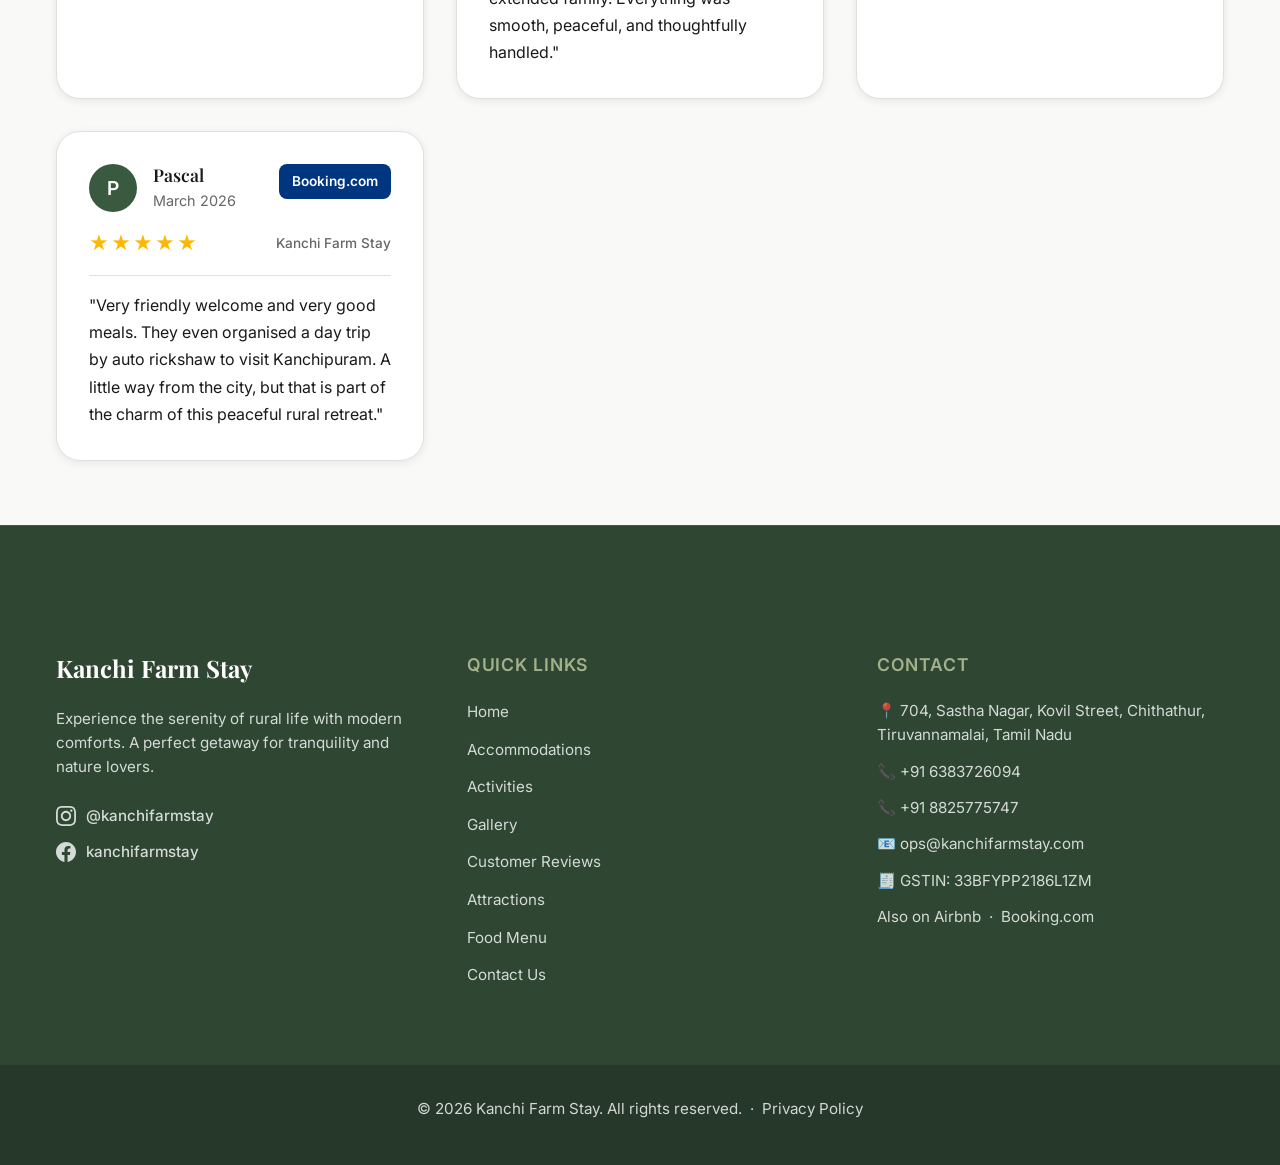
<file: reviews.html>
<!DOCTYPE html>
<html lang="en">

<head>
    <meta charset="UTF-8">
    <meta name="viewport" content="width=device-width, initial-scale=1.0">
    <title>Customer Reviews | Kanchi Farm Stay</title>
    <meta name="description" content="Read genuine customer reviews of Kanchi Farm Stay from Google, Airbnb and Booking.com. See why guests love our farm retreat near Kanchipuram.">
    <link rel="icon" type="image/png" href="assets/images/logo.png">
    <link rel="stylesheet" href="style.css?v=2">
</head>

<body>

    <!-- Navbar Placeholder -->
    <div id="navbar-placeholder"></div>

    <div class="reviews-page">
        <section class="reviews-header">
            <div class="container">
                <h1>Customer Reviews</h1>
                <p>See what our guests are saying about their stay at Kanchi Farm Stay</p>
            </div>
        </section>

        <section class="section">
            <div class="container">
                <div class="filter-buttons">
                    <button class="filter-btn active" onclick="filterReviews('all')">Customer Reviews</button>
                    <button class="filter-btn" onclick="filterReviews('google')">Google</button>
                    <button class="filter-btn" onclick="filterReviews('airbnb')">Airbnb</button>
                    <button class="filter-btn" onclick="filterReviews('booking')">Booking.com</button>
                </div>

                <!-- Reviews grid -->
                <div id="reviews-grid" class="reviews-grid-page">
                    <!-- Injected by script -->
                </div>
            </div>
        </section>
    </div>

    <!-- Footer Placeholder -->
    <div id="footer-placeholder"></div>

    <!-- Scripts -->
    <script src="script.js?v=19"></script>
</body>

</html>
</file>
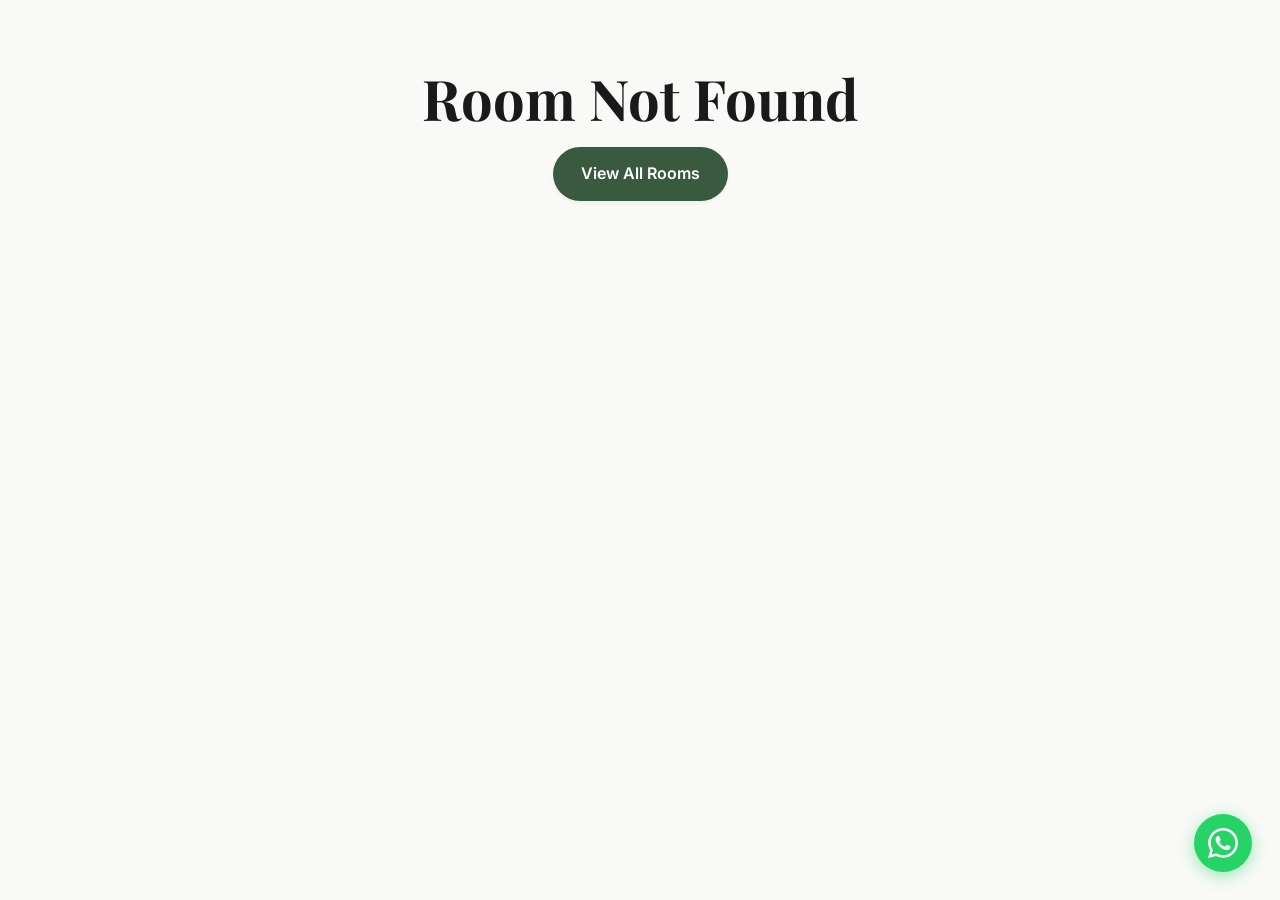
<file: room-details.html>
<!DOCTYPE html>
<html lang="en">

<head>
    <meta charset="UTF-8">
    <meta name="viewport" content="width=device-width, initial-scale=1.0">
    <title>Room Details | Kanchi Farm Stay</title>
    <meta name="description" content="View room details, amenities, availability and book your stay at Kanchi Farm Stay. Multiple booking options including direct payment, Airbnb and Booking.com.">
    <link rel="icon" type="image/png" href="assets/images/logo.png">
    <link rel="stylesheet" href="style.css?v=2">
</head>

<body>

    <!-- Navbar Placeholder -->
    <div id="navbar-placeholder"></div>

    <div class="room-details-page">
        <!-- Room Hero -->
        <div class="room-hero">
            <img id="room-hero-img" src="" alt="Room Hero" class="room-hero-img">
            <div class="room-hero-overlay">
                <div class="container">
                    <h1 id="room-title">Room Name</h1>
                </div>
            </div>
        </div>

        <section class="section">
            <div class="container">
                <div class="details-grid">
                    <!-- Left: Details -->
                    <div class="details-content">
                        <p id="room-full-desc" class="full-desc">
                            Description goes here...
                        </p>

                        <h3>Amenities</h3>
                        <ul id="room-amenities" class="amenities-list">
                            <!-- Injected by script -->
                        </ul>

                        <!-- Availability Calendar -->
                        <div id="availability-calendar" style="margin-top:2rem;"></div>

                        <div class="room-gallery">
                            <h3>Gallery</h3>
                            <div id="room-gallery-grid" class="gallery-grid">
                                <!-- Injected by script -->
                            </div>
                        </div>
                    </div>

                    <!-- Right: Booking Card -->
                    <div class="booking-sidebar">
                        <div class="booking-card">
                            <h3>Book Your Stay</h3>
                            <div id="room-price" class="price-tag">₹0 / night</div>
                            <div class="price-gst-notice" style="font-size: 0.85rem; color: #666; margin-top: -0.5rem; margin-bottom: 1rem;">* Prices are exclusive of 5% GST</div>

                            <div class="info-row">
                                <span>Capacity:</span>
                                <span id="room-capacity">2 Adults</span>
                            </div>
                            <div class="info-row">
                                <span>Size:</span>
                                <span id="room-size">300 sqft</span>
                            </div>

                            <div class="form-row date-pickers" style="display: flex; gap: 1rem; margin-top: 1rem;">
                                <div class="form-group" style="flex: 1;">
                                    <label for="room-checkin"
                                        style="font-size: 0.8rem; display: block; margin-bottom: 0.25rem;">Check-in</label>
                                    <input type="date" id="room-checkin" class="form-input"
                                        style="width: 100%; box-sizing: border-box;">
                                </div>
                                <div class="form-group" style="flex: 1;">
                                    <label for="room-checkout"
                                        style="font-size: 0.8rem; display: block; margin-bottom: 0.25rem;">Check-out</label>
                                    <input type="date" id="room-checkout" class="form-input"
                                        style="width: 100%; box-sizing: border-box;">
                                </div>
                            </div>

                            <div class="price-breakdown" style="margin-top: 1rem; border-top: 1px solid #eee; padding-top: 0.75rem;">
                                <div class="info-row" style="margin-bottom: 0.5rem; font-size: 0.95rem;">
                                    <span>Room Tariff (<span id="stay-nights-count">1 night</span>):</span>
                                    <span id="room-base-price">—</span>
                                </div>
                                <div class="info-row" style="margin-bottom: 0.5rem; font-size: 0.95rem;">
                                    <span>GST (5%):</span>
                                    <span id="room-gst-price">—</span>
                                </div>
                                <div class="info-row total-price-row"
                                    style="margin-top: 0.5rem; font-weight: bold; font-size: 1.2rem; border-top: 1px solid #ddd; padding-top: 0.75rem;">
                                    <span>Total Price (incl. GST):</span>
                                    <span id="room-total-price">—</span>
                                </div>
                            </div>

                            <div class="guest-details-form"
                                style="margin-top: 1rem; border-top: 1px solid #eee; padding-top: 1rem;">
                                <div class="form-group" style="margin-bottom: 0.75rem;">
                                    <label for="guest-name"
                                        style="font-size: 0.8rem; display: block; margin-bottom: 0.25rem;">Full
                                        Name</label>
                                    <input type="text" id="guest-name" class="form-input" placeholder="e.g. Jane Doe"
                                        style="width: 100%; box-sizing: border-box;" required>
                                </div>
                                <div class="form-group" style="margin-bottom: 0.75rem;">
                                    <label for="guest-email"
                                        style="font-size: 0.8rem; display: block; margin-bottom: 0.25rem;">Email
                                        Address</label>
                                    <input type="email" id="guest-email" class="form-input"
                                        placeholder="e.g. you@example.com" style="width: 100%; box-sizing: border-box;"
                                        required>
                                </div>
                                <div class="form-group" style="margin-bottom: 0.75rem;">
                                    <label for="guest-phone"
                                        style="font-size: 0.8rem; display: block; margin-bottom: 0.25rem;">Phone
                                        Number</label>
                                    <input type="tel" id="guest-phone" class="form-input"
                                        placeholder="e.g. +91 9876543210" style="width: 100%; box-sizing: border-box;"
                                        required>
                                </div>
                                <div style="display:grid;grid-template-columns:1fr 1fr;gap:.75rem">
                                    <div class="form-group" style="margin-bottom:0.75rem">
                                        <label for="guest-adults" style="font-size:0.8rem;display:block;margin-bottom:0.25rem">Adults</label>
                                        <input type="number" id="guest-adults" class="form-input" min="1" max="15" value="1" style="width:100%;box-sizing:border-box" required>
                                    </div>
                                    <div class="form-group" style="margin-bottom:0.75rem">
                                        <label for="guest-children" style="font-size:0.8rem;display:block;margin-bottom:0.25rem">Children</label>
                                        <input type="number" id="guest-children" class="form-input" min="0" max="6" value="0" style="width:100%;box-sizing:border-box" required>
                                    </div>
                                </div>
                            </div>

                            <!-- Availability error message -->
                            <div id="availability-message" style="display:none; background:#fdecea; color:#c62828; border:1px solid #f5c6cb; border-radius:8px; padding:0.6rem 0.9rem; font-size:0.85rem; margin-top:0.75rem;"></div>

                            <div style="display: flex; flex-direction: column; gap: 1rem; margin-top: 1rem;">
                                <button id="razorpay-btn" class="btn btn-block"
                                    style="background-color: #3395FF; color: white; border: none; cursor: pointer;">Pay
                                    with Razorpay</button>

                                <div class="text-center" style="margin: 0.5rem 0; color: #666; font-size: 0.9rem;">OR
                                </div>

                                <a id="airbnb-btn" href="#" target="_blank" rel="noopener noreferrer"
                                    class="btn btn-airbnb btn-block">Book on Airbnb</a>
                                <a id="booking-btn" href="#" target="_blank" rel="noopener noreferrer"
                                    class="btn btn-booking btn-block">Book on Booking.com</a>
                                <div class="text-center" style="margin: 0.5rem 0; color: #666; font-size: 0.9rem;">OR
                                </div>
                                <a href="contact.html" class="btn btn-block">Direct Inquiry</a>
                            </div>
                        </div>
                    </div>
                </div>
            </div>
        </section>
    </div>

    <!-- Footer Placeholder -->
    <div id="footer-placeholder"></div>

    <!-- Scripts -->
    <script src="https://checkout.razorpay.com/v1/checkout.js"></script>
    <script src="date-utils.js?v=1"></script>
    <script src="script.js?v=19"></script>
</body>

</html>
</file>
<file: style.css>
@import url('https://fonts.googleapis.com/css2?family=Inter:wght@300;400;500;600&family=Playfair+Display:ital,wght@0,400;0,600;0,700;1,400&display=swap');

:root {
  /* Rural Bliss - Rustic Elegant Palette */
  --color-primary: #3A5A40;
  /* Forest Green */
  --color-secondary: #A3B18A;
  /* Sage Green */
  --color-accent: #EF5350;
  /* Coral/Salmon (Airbnb) */
  --color-accent-blue: #003580;
  /* Booking.com Blue */

  --color-background: #F9F9F7;
  /* Warm Cream/Off-White */
  --color-surface: #FFFFFF;
  /* Pure White */
  --color-surface-translucent: rgba(255, 255, 255, 0.9);

  --color-text: #1A1A1A;
  /* Almost Black */
  --color-text-light: #4A4A4A;
  /* Dark Grey */
  --color-text-lighter: #666666;
  /* Light Grey */

  --color-border: #E0E0E0;
  /* Light Border */

  /* Typography */
  --font-heading: 'Playfair Display', serif;
  --font-body: 'Inter', sans-serif;

  /* Spacing */
  --spacing-xs: 0.5rem;
  /* 8px */
  --spacing-sm: 1rem;
  /* 16px */
  --spacing-md: 2rem;
  /* 32px */
  --spacing-lg: 4rem;
  /* 64px */
  --spacing-xl: 8rem;
  /* 128px */

  /* Border Radius - Rounded/Soft */
  --radius-sm: 8px;
  --radius-md: 16px;
  --radius-lg: 24px;
  --radius-full: 9999px;

  /* Shadows - Soft & Modern */
  --shadow-sm: 0 2px 4px rgba(0, 0, 0, 0.05);
  --shadow-md: 0 8px 16px rgba(0, 0, 0, 0.08);
  --shadow-lg: 0 16px 32px rgba(0, 0, 0, 0.1);
}

* {
  box-sizing: border-box;
  margin: 0;
  padding: 0;
}

body {
  font-family: var(--font-body);
  background-color: var(--color-background);
  color: var(--color-text);
  line-height: 1.6;
  -webkit-font-smoothing: antialiased;
}

h1,
h2,
h3,
h4,
h5,
h6 {
  font-family: var(--font-heading);
  color: var(--color-text);
  line-height: 1.2;
  margin-bottom: var(--spacing-sm);
  font-weight: 700;
}

h1 {
  font-size: 3.5rem;
}

h2 {
  font-size: 2.5rem;
}

h3 {
  font-size: 1.75rem;
}

a {
  color: inherit;
  text-decoration: none;
  transition: color 0.2s ease;
}

button {
  cursor: pointer;
  border: none;
  font-family: var(--font-body);
}

.container {
  max-width: 1200px;
  margin: 0 auto;
  padding: 0 var(--spacing-sm);
}

.section {
  padding: var(--spacing-lg) 0;
}

/* Button Styles */
.btn {
  display: inline-flex;
  align-items: center;
  justify-content: center;
  padding: 14px 28px;
  background-color: var(--color-primary);
  color: white;
  border-radius: var(--radius-full);
  font-weight: 600;
  font-size: 1rem;
  transition: all 0.2s ease;
  box-shadow: var(--shadow-sm);
}

.btn:hover {
  transform: translateY(-2px);
  box-shadow: var(--shadow-md);
  opacity: 0.95;
}

.btn-secondary {
  background-color: var(--color-surface);
  color: var(--color-text);
  border: 1px solid var(--color-border);
}

.btn-secondary:hover {
  background-color: #F5F5F5;
}

.btn-outline {
  background-color: transparent;
  border: 2px solid white;
  color: white;
}

.btn-outline:hover {
  background-color: white;
  color: var(--color-text);
}

/* Utilities */
.text-center {
  text-align: center;
}

.mb-sm {
  margin-bottom: var(--spacing-sm);
}

.mb-md {
  margin-bottom: var(--spacing-md);
}

.mb-lg {
  margin-bottom: var(--spacing-lg);
}

/* Navbar.css */
.navbar {
    background-color: var(--color-surface-translucent);
    backdrop-filter: blur(10px);
    -webkit-backdrop-filter: blur(10px);
    box-shadow: var(--shadow-sm);
    position: sticky;
    top: 0;
    z-index: 1000;
    height: 80px;
    display: flex;
    align-items: center;
    border-bottom: 1px solid var(--color-border);
}

.navbar-container {
    display: flex;
    justify-content: space-between;
    align-items: center;
    width: 100%;
}

.navbar-logo {
    font-family: var(--font-heading);
    font-size: 1.75rem;
    font-weight: 700;
    color: var(--color-primary);
    letter-spacing: -0.02em;
}

.logo-img {
    height: 50px;
    width: auto;
    object-fit: contain;
}

.navbar-links {
    display: flex;
    gap: 2.5rem;
    align-items: center;
}

.navbar-links .nav-link,
.navbar-links .booking-btn {
    white-space: nowrap;
}

/* Eight links plus Book Now: tighten between the hamburger breakpoint and wide desktop */
@media (min-width: 769px) and (max-width: 1280px) {
    .navbar-links { gap: 1.25rem; }
    .navbar-links .nav-link { font-size: 0.88rem; }
}

@media (min-width: 769px) and (max-width: 960px) {
    .navbar-links { gap: 0.8rem; }
    .navbar-links .nav-link { font-size: 0.8rem; }
    .navbar-links .booking-btn { padding: 0.5rem 0.9rem; font-size: 0.8rem; }
}

@media (min-width: 769px) and (max-width: 860px) {
    .navbar-container { padding-left: 0.75rem; padding-right: 0.75rem; }
    .navbar-links { gap: 0.55rem; }
    .navbar-links .nav-link { font-size: 0.74rem; }
    .navbar-links .booking-btn { padding: 0.45rem 0.7rem; font-size: 0.74rem; }
}

.nav-link {
    font-family: var(--font-body);
    font-weight: 500;
    font-size: 0.95rem;
    color: var(--color-text);
    transition: color 0.2s;
    letter-spacing: 0.01em;
}

.nav-link:hover,
.nav-link.active {
    color: var(--color-primary);
}

.booking-btn {
    padding: 10px 24px;
    font-size: 0.9rem;
}

.navbar-toggle {
    display: none;
    flex-direction: column;
    cursor: pointer;
    gap: 6px;
}

.bar {
    width: 24px;
    height: 2px;
    background-color: var(--color-text);
    border-radius: 2px;
    transition: all 0.3s ease;
}

@media (max-width: 768px) {
    .navbar-links {
        position: absolute;
        top: 80px;
        left: 0;
        right: 0;
        background-color: var(--color-surface);
        flex-direction: column;
        padding: 2rem;
        gap: 1.5rem;
        box-shadow: var(--shadow-lg);
        transform: translateY(-150%);
        transition: transform 0.3s cubic-bezier(0.4, 0, 0.2, 1);
        border-bottom: 1px solid var(--color-border);
    }

    .navbar-links.active {
        transform: translateY(0);
    }

    .navbar-toggle {
        display: flex;
    }
}

/* Footer.css */
.footer {
    background-color: #2E4632;
    color: white;
    padding-top: var(--spacing-xl);
    border-top: 1px solid rgba(255, 255, 255, 0.1);
}

.footer-container {
    display: grid;
    grid-template-columns: repeat(auto-fit, minmax(250px, 1fr));
    gap: var(--spacing-lg);
    padding-bottom: var(--spacing-lg);
}

.footer h3 {
    color: white;
    font-size: 1.5rem;
    margin-bottom: 1.5rem;
    font-family: var(--font-heading);
}

.footer h4 {
    color: #A3B18A;
    font-size: 1.1rem;
    font-weight: 600;
    margin-bottom: 1.5rem;
    text-transform: uppercase;
    letter-spacing: 0.05em;
    font-family: var(--font-body);
}

.footer p {
    margin-bottom: 0.75rem;
    color: rgba(255, 255, 255, 0.8);
    font-size: 0.95rem;
    line-height: 1.6;
}

.footer ul {
    list-style: none;
}

.footer li {
    margin-bottom: 12px;
}

.footer a {
    color: rgba(255, 255, 255, 0.8);
    transition: color 0.2s;
    font-size: 0.95rem;
}

.footer a:hover {
    color: white;
}

.footer-bottom {
    background-color: #253829;
    padding: 2rem 0;
    text-align: center;
    font-size: 0.85rem;
    color: rgba(255, 255, 255, 0.6);
    border-top: 1px solid rgba(255, 255, 255, 0.05);
}

/* Social links in footer */
.footer-social {
    display: flex;
    flex-direction: column;
    gap: 0.75rem;
    margin-top: 1.5rem;
}

.social-link {
    display: inline-flex;
    align-items: center;
    gap: 0.6rem;
    color: rgba(255, 255, 255, 0.8);
    font-size: 0.95rem;
    font-weight: 500;
    transition: color 0.2s, transform 0.2s;
    text-decoration: none;
}

.social-link:hover {
    color: white;
    transform: translateX(3px);
}

.social-instagram:hover { color: #E1306C; }
.social-facebook:hover  { color: #4267B2; }

/* Instagram CTA Banner */
.instagram-cta-section {
    background: linear-gradient(135deg, #833ab4 0%, #fd1d1d 50%, #fcb045 100%);
    padding: 2.5rem 0;
}

.instagram-cta-inner {
    display: flex;
    align-items: center;
    gap: 1.5rem;
    flex-wrap: wrap;
    justify-content: center;
}

.instagram-cta-icon {
    flex-shrink: 0;
    opacity: 0.95;
}

.instagram-cta-text {
    flex: 1;
    min-width: 200px;
}

.instagram-cta-handle {
    color: white;
    font-size: 1.4rem;
    font-weight: 700;
    font-family: var(--font-heading);
    margin-bottom: 0.25rem;
}

.instagram-cta-sub {
    color: rgba(255, 255, 255, 0.9);
    font-size: 0.95rem;
    margin-bottom: 0;
}

.instagram-cta-btn {
    flex-shrink: 0;
    display: inline-block;
    background: white;
    color: #833ab4;
    font-weight: 700;
    font-size: 0.95rem;
    padding: 0.75rem 1.75rem;
    border-radius: var(--radius-full);
    text-decoration: none;
    transition: transform 0.2s, box-shadow 0.2s;
    white-space: nowrap;
}

.instagram-cta-btn:hover {
    transform: translateY(-2px);
    box-shadow: 0 8px 20px rgba(0,0,0,0.2);
    color: #833ab4;
}

/* Home.css */
.hero-section {
    position: relative;
    height: 90vh;
    min-height: 600px;
    background-color: var(--color-primary);
    overflow: hidden;
    display: flex;
    align-items: center;
    justify-content: center;
    text-align: center;
    color: white;
}

.hero-video {
    position: absolute;
    top: 0;
    left: 0;
    width: 100%;
    height: 100%;
    object-fit: cover;
    z-index: 0;
}

.hero-overlay {
    position: absolute;
    top: 0;
    left: 0;
    width: 100%;
    height: 100%;
    background-color: rgba(0, 0, 0, 0.4);
    z-index: 1;
}

.hero-content {
    position: relative;
    z-index: 2;
    max-width: 900px;
    padding: 2rem;
}

.hero-content h1 {
    font-size: 4.5rem;
    margin-bottom: 2rem;
    color: white;
    font-weight: 700;
    letter-spacing: -0.02em;
    text-shadow: 0 4px 8px rgba(0, 0, 0, 0.2);
}

.hero-content p {
    font-size: 1.5rem;
    margin-bottom: 3rem;
    opacity: 0.95;
    font-weight: 300;
    max-width: 700px;
    margin-left: auto;
    margin-right: auto;
}

.hero-buttons {
    display: flex;
    gap: 1.5rem;
    justify-content: center;
    flex-wrap: wrap;
}

.btn-lg {
    padding: 16px 36px;
    font-size: 1.1rem;
    min-width: 180px;
}

.btn-airbnb {
    background-color: #FF5A5F;
    color: white;
    box-shadow: var(--shadow-sm);
    border-radius: var(--radius-full);
    display: inline-flex;
    align-items: center;
    justify-content: center;
    font-weight: 600;
    transition: all 0.2s;
}

.btn-airbnb:hover {
    background-color: #E0484D;
    transform: translateY(-2px);
    box-shadow: var(--shadow-md);
}

.btn-booking {
    background-color: #003580;
    color: white;
    box-shadow: var(--shadow-sm);
    border-radius: var(--radius-full);
    display: inline-flex;
    align-items: center;
    justify-content: center;
    font-weight: 600;
    transition: all 0.2s;
}

.btn-booking:hover {
    background-color: #002860;
    transform: translateY(-2px);
    box-shadow: var(--shadow-md);
}

.about-section {
    padding: 6rem 0;
    overflow-x: hidden;
}

.about-layout {
    display: flex;
    align-items: center;
    position: relative;
    max-width: 1100px;
    margin: 0 auto;
}

.about-image-wrapper {
    width: 60%;
    position: relative;
    z-index: 1;
}

.about-image-wrapper img {
    width: 100%;
    height: auto;
    border-radius: var(--radius-lg);
    box-shadow: var(--shadow-lg);
    display: block;
    aspect-ratio: 4/5;
    object-fit: cover;
}

.image-accent-border {
    position: absolute;
    top: -20px;
    left: -20px;
    width: 100%;
    height: 100%;
    border: 2px solid var(--color-secondary);
    border-radius: var(--radius-lg);
    z-index: -1;
    opacity: 0.6;
}

.about-content-card {
    width: 50%;
    background-color: var(--color-surface);
    padding: 3.5rem;
    border-radius: var(--radius-lg);
    box-shadow: 0 20px 40px rgba(0, 0, 0, 0.08);
    margin-left: -10%;
    position: relative;
    z-index: 2;
}

.overline {
    display: block;
    font-size: 0.85rem;
    text-transform: uppercase;
    letter-spacing: 0.15em;
    font-weight: 600;
    color: var(--color-secondary);
    margin-bottom: 1rem;
}

.about-content-card h2 {
    font-size: 2.5rem;
    color: var(--color-primary);
    margin-bottom: 1.5rem;
    line-height: 1.2;
}

.about-content-card p {
    font-size: 1.1rem;
    color: var(--color-text-light);
    line-height: 1.8;
    margin-bottom: 1.5rem;
    font-weight: 300;
}

.about-stats-grid {
    display: flex;
    gap: 3rem;
    margin-top: 2.5rem;
    padding-top: 2rem;
    border-top: 1px solid rgba(0, 0, 0, 0.08);
}

.stat-item {
    display: flex;
    flex-direction: column;
}

.stat-number {
    font-family: var(--font-heading);
    font-size: 2rem;
    color: var(--color-primary);
    font-weight: 700;
    line-height: 1;
    margin-bottom: 0.5rem;
}

.stat-label {
    font-size: 0.85rem;
    color: var(--color-text-lighter);
    text-transform: uppercase;
    letter-spacing: 0.05em;
    font-weight: 500;
}

/* Home Features */
.features-section {
    background-color: var(--color-background);
    padding-top: 2rem;
}

.features-grid {
    display: grid;
    grid-template-columns: repeat(auto-fit, minmax(280px, 1fr));
    gap: 2.5rem;
    text-align: center;
}

.feature-card {
    background: white;
    padding: 3rem 2rem;
    border-radius: var(--radius-lg);
    box-shadow: var(--shadow-sm);
    transition: transform 0.3s ease, box-shadow 0.3s ease;
    border: 1px solid rgba(0, 0, 0, 0.03);
}

.feature-card:hover {
    transform: translateY(-8px);
    box-shadow: var(--shadow-md);
}

.feature-icon {
    font-size: 3.5rem;
    margin-bottom: 1.5rem;
    color: var(--color-primary);
}

/* Home Rooms Teaser */
.rooms-grid {
    display: grid;
    grid-template-columns: repeat(auto-fit, minmax(320px, 1fr));
    gap: 2.5rem;
}

.room-card-preview {
    background: white;
    border-radius: var(--radius-lg);
    overflow: hidden;
    box-shadow: var(--shadow-sm);
    transition: all 0.3s ease;
    border: 1px solid rgba(0, 0, 0, 0.03);
}

.room-card-preview:hover {
    transform: translateY(-5px);
    box-shadow: var(--shadow-md);
}

.room-preview-img {
    height: 240px;
    background-color: #ccc;
    position: relative;
}

.room-preview-img.color-1 { background-color: #B5C99A; }
.room-preview-img.color-2 { background-color: #97A97C; }
.room-preview-img.color-3 { background-color: #87986A; }

.room-image-container {
    height: 250px;
    width: 100%;
    overflow: hidden;
}

.room-image {
    width: 100%;
    height: 100%;
    object-fit: cover;
    transition: transform 0.5s ease;
}

.room-card-preview:hover .room-image {
    transform: scale(1.05);
}

.room-preview-content {
    padding: 2rem;
    text-align: center;
}

.room-preview-content h3 {
    margin-bottom: 0.5rem;
    color: var(--color-primary);
}

.btn-link {
    color: var(--color-primary);
    font-weight: 700;
    margin-top: 1.5rem;
    display: inline-block;
    border-bottom: 2px solid transparent;
    transition: border-color 0.2s;
}

.btn-link:hover {
    border-color: var(--color-primary);
}

/* Home Reviews */
.home-reviews-grid {
    display: grid;
    grid-template-columns: repeat(auto-fit, minmax(300px, 1fr));
    gap: 2rem;
    margin-top: 3rem;
}

.review-card-home {
    background: white;
    padding: 2rem;
    border-radius: var(--radius-lg);
    box-shadow: 0 2px 12px rgba(0, 0, 0, 0.08);
    border: 1px solid var(--color-border);
    transition: transform 0.3s, box-shadow 0.3s;
}

.review-card-home:hover {
    transform: translateY(-4px);
    box-shadow: 0 4px 20px rgba(0, 0, 0, 0.12);
}

.review-stars {
    color: #FFB800;
    font-size: 1.2rem;
    margin-bottom: 1rem;
    letter-spacing: 2px;
}

.review-text-home {
    color: var(--color-text);
    line-height: 1.7;
    font-size: 1rem;
    margin-bottom: 1.5rem;
    font-style: italic;
}

.review-author {
    display: flex;
    justify-content: space-between;
    align-items: center;
    padding-top: 1rem;
    border-top: 1px solid var(--color-border);
}

.review-author strong {
    color: var(--color-text);
    font-weight: 600;
}

.review-platform {
    font-size: 0.85rem;
    color: var(--color-text-lighter);
    font-weight: 500;
}

@media (max-width: 900px) {
    .about-layout {
        flex-direction: column;
    }

    .about-image-wrapper {
        width: 100%;
        margin-bottom: -2rem;
    }

    .about-image-wrapper img {
        aspect-ratio: 16/9;
    }

    .about-content-card {
        width: 90%;
        margin-left: 0;
        padding: 2rem;
    }

    .image-accent-border {
        display: none;
    }
}

@media (max-width: 768px) {
    .hero-content h1 {
        font-size: 2.5rem;
    }

    .hero-content p {
        font-size: 1.1rem;
    }

    .hero-buttons {
        flex-direction: column;
        align-items: stretch;
    }

    .feature-card {
        padding: 2rem;
    }
    
    .home-reviews-grid {
        grid-template-columns: 1fr;
    }
}

/* Accommodations.css */
.page-header {
    background-color: var(--color-primary);
    color: white;
    padding: 6rem 0 4rem;
    /* margin-top: 80px; removed sticky quirk */
}

.page-header h1 {
    color: white;
    font-size: 3.5rem;
    margin-bottom: 1rem;
}

.page-header p {
    font-size: 1.2rem;
    opacity: 0.9;
    font-weight: 300;
}

.rooms-grid-large {
    display: grid;
    gap: 4rem;
}

.room-card-large {
    display: grid;
    grid-template-columns: 1fr 1fr;
    gap: 3rem;
    align-items: center;
    background: white;
    border-radius: var(--radius-lg);
    overflow: hidden;
}

.room-card-large:nth-child(even) .room-img-wrapper {
    order: 2;
}

.room-img-wrapper {
    height: 400px;
    overflow: hidden;
    border-radius: var(--radius-lg);
}

.room-img-wrapper img {
    width: 100%;
    height: 100%;
    object-fit: cover;
    transition: transform 0.5s ease;
}

.room-card-large:hover .room-img-wrapper img {
    transform: scale(1.03);
}

.room-content {
    padding: 2rem;
}

.room-content h2 {
    font-size: 2.5rem;
    color: var(--color-primary);
    margin-bottom: 1rem;
}

.room-desc {
    font-size: 1.1rem;
    color: var(--color-text-light);
    margin-bottom: 1.5rem;
    line-height: 1.6;
}

.room-meta {
    display: flex;
    gap: 2rem;
    margin-bottom: 2rem;
    font-weight: 500;
    color: var(--color-text-light);
}

.btn-outline-dark {
    display: inline-block;
    padding: 12px 30px;
    background-color: transparent;
    border: 1px solid var(--color-primary);
    color: var(--color-primary);
    text-decoration: none;
    border-radius: var(--radius-full);
    font-weight: 600;
    transition: all 0.2s;
}

.btn-outline-dark:hover {
    background-color: var(--color-primary);
    color: white;
}

@media (max-width: 768px) {
    .page-header h1 {
        font-size: 2.5rem;
    }

    .room-card-large {
        grid-template-columns: 1fr;
        gap: 1rem;
    }

    .room-card-large:nth-child(even) .room-img-wrapper {
        order: 0;
    }

    .room-img-wrapper {
        height: 250px;
    }
}

/* RoomDetails.css */
.room-hero {
    height: 60vh;
    min-height: 400px;
    position: relative;
}

.room-hero-img {
    width: 100%;
    height: 100%;
    object-fit: contain;
    object-position: center;
    background: #000;
}

.room-hero-overlay {
    position: absolute;
    bottom: 0;
    left: 0;
    width: 100%;
    height: 100%;
    background: linear-gradient(to top, rgba(0, 0, 0, 0.8) 0%, rgba(0, 0, 0, 0) 50%);
    display: flex;
    align-items: flex-end;
    padding-bottom: 4rem;
}

.room-hero-overlay .container {
    width: 100%;
    text-align: center;
}

.room-hero-overlay h1 {
    color: #FFFFFF !important;
    font-size: 4rem;
    font-weight: 700;
    text-shadow: 1px 1px 4px rgba(0, 0, 0, 0.4);
    margin-bottom: 0;
    letter-spacing: 1px;
}

.details-grid {
    display: grid;
    grid-template-columns: 2fr 1fr;
    gap: 4rem;
}

.full-desc {
    font-size: 1.2rem;
    line-height: 1.8;
    color: var(--color-text);
    margin-bottom: 3rem;
    white-space: pre-line;
}

.amenities-list {
    display: grid;
    grid-template-columns: 1fr 1fr;
    gap: 1rem;
    list-style: none;
}

.amenities-list li {
    background: #f5f5f5;
    padding: 0.8rem 1.2rem;
    border-radius: var(--radius-sm);
    font-weight: 500;
    color: var(--color-primary);
}

.room-gallery {
    margin: 3rem 0;
}

.room-gallery h3 {
    margin-bottom: 1.5rem;
    color: var(--color-primary);
}

.gallery-grid {
    /* Using same class as gallery page but adjusted context */
    display: grid;
    grid-template-columns: repeat(auto-fit, minmax(200px, 1fr));
    gap: 1.5rem;
}

.booking-card {
    background: white;
    padding: 2rem;
    border-radius: var(--radius-lg);
    box-shadow: var(--shadow-md);
    border: 1px solid var(--color-border);
    position: sticky;
    top: 100px;
}

.price-tag {
    font-size: 1.5rem;
    font-family: var(--font-heading);
    color: var(--color-primary);
    font-weight: 700;
    margin: 1rem 0;
}

.info-row {
    display: flex;
    justify-content: space-between;
    margin-bottom: 2rem;
    font-weight: 500;
}

.btn-block {
    display: block;
    width: 100%;
    text-align: center;
}

@media (max-width: 900px) {
    .details-grid {
        grid-template-columns: 1fr;
        gap: 2rem;
    }
}

/* Gallery.css */
.gallery-grid-page {
    display: grid;
    grid-template-columns: repeat(auto-fill, minmax(300px, 1fr));
    gap: 1.5rem;
}

.gallery-item {
    position: relative;
    border-radius: var(--radius-md);
    overflow: hidden;
    aspect-ratio: 4/3;
    box-shadow: var(--shadow-sm);
    cursor: pointer;
}

.gallery-item img {
    width: 100%;
    height: 100%;
    object-fit: cover;
    transition: transform 0.5s ease;
}

.gallery-item:hover img {
    transform: scale(1.05);
}

.image-overlay {
    position: absolute;
    bottom: 0;
    left: 0;
    right: 0;
    background: linear-gradient(to top, rgba(0, 0, 0, 0.7), transparent);
    padding: 1.5rem;
    color: white;
    opacity: 0;
    transition: opacity 0.3s ease;
}

.gallery-item:hover .image-overlay {
    opacity: 1;
}

.image-overlay span {
    font-weight: 500;
    font-size: 1.1rem;
}

/* Reviews.css */
.reviews-page {
    /* padding-top: 80px; removed sticky quirk */
}

.reviews-header {
    background: linear-gradient(135deg, var(--color-primary) 0%, var(--color-secondary) 100%);
    padding: 4rem 0;
    text-align: center;
    color: white;
}

.reviews-header h1 {
    font-size: 3rem;
    margin-bottom: 1rem;
    color: white;
}

.reviews-header p {
    font-size: 1.2rem;
    opacity: 0.95;
}

.filter-buttons {
    display: flex;
    gap: 1rem;
    margin-bottom: 3rem;
    flex-wrap: wrap;
    justify-content: center;
}

.filter-btn {
    padding: 0.75rem 1.5rem;
    border: 2px solid var(--color-border);
    background: white;
    border-radius: var(--radius-full);
    font-weight: 500;
    cursor: pointer;
    transition: all 0.3s;
    font-size: 1rem;
}

.filter-btn:hover {
    border-color: var(--color-primary);
    color: var(--color-primary);
}

.filter-btn.active {
    background: var(--color-primary);
    color: white;
    border-color: var(--color-primary);
}

.reviews-grid-page {
    display: grid;
    grid-template-columns: repeat(auto-fill, minmax(350px, 1fr));
    gap: 2rem;
}

.review-card {
    background: white;
    padding: 2rem;
    border-radius: var(--radius-lg);
    box-shadow: 0 2px 8px rgba(0, 0, 0, 0.08);
    border: 1px solid var(--color-border);
    transition: transform 0.3s, box-shadow 0.3s;
}

.review-card:hover {
    transform: translateY(-4px);
    box-shadow: 0 4px 16px rgba(0, 0, 0, 0.12);
}

.review-header {
    display: flex;
    justify-content: space-between;
    align-items: flex-start;
    margin-bottom: 1rem;
}

.reviewer-info {
    display: flex;
    gap: 1rem;
    align-items: center;
}

.reviewer-avatar {
    width: 48px;
    height: 48px;
    border-radius: 50%;
    background: var(--color-primary);
    color: white;
    display: flex;
    align-items: center;
    justify-content: center;
    font-size: 1.2rem;
    font-weight: 600;
}

.reviewer-name {
    font-size: 1.1rem;
    font-weight: 600;
    color: var(--color-text);
    margin: 0;
}

.review-date {
    font-size: 0.9rem;
    color: var(--color-text-lighter);
    margin: 0.25rem 0 0 0;
}

.platform-badge {
    padding: 0.4rem 0.8rem;
    border-radius: var(--radius-sm);
    color: white;
    font-size: 0.85rem;
    font-weight: 600;
    white-space: nowrap;
}

.review-rating {
    display: flex;
    justify-content: space-between;
    align-items: center;
    margin-bottom: 1rem;
    padding-bottom: 1rem;
    border-bottom: 1px solid var(--color-border);
}

.stars {
    color: #FFB800;
    font-size: 1.2rem;
    letter-spacing: 2px;
}

.room-tag {
    font-size: 0.85rem;
    color: var(--color-text-lighter);
    font-weight: 500;
}

.review-text {
    color: var(--color-text);
    line-height: 1.7;
    font-size: 1rem;
}

.no-reviews {
    text-align: center;
    padding: 4rem 0;
    color: var(--color-text-lighter);
    font-size: 1.1rem;
}

@media (max-width: 768px) {
    .reviews-header h1 {
        font-size: 2rem;
    }

    .reviews-grid-page {
        grid-template-columns: 1fr;
    }

    .filter-buttons {
        flex-direction: column;
    }

    .filter-btn {
        width: 100%;
    }
}

/* Contact.css */
.contact-grid {
    display: grid;
    grid-template-columns: 1fr 1fr;
    gap: 4rem;
}

.contact-intro {
    margin-bottom: 2rem;
    color: var(--color-text-light);
}

.info-item {
    display: flex;
    gap: 1.5rem;
    margin-bottom: 2rem;
}

.info-item .icon {
    font-size: 1.5rem;
    background-color: #EFEBE9;
    width: 50px;
    height: 50px;
    display: flex;
    align-items: center;
    justify-content: center;
    border-radius: 50%;
    color: var(--color-primary);
}

.info-item h3 {
    font-size: 1.1rem;
    margin-bottom: 0.25rem;
}

.map-link {
    color: var(--color-primary);
    text-decoration: underline;
    font-size: 0.9rem;
}

.external-booking {
    margin-top: 3rem;
    padding-top: 2rem;
    border-top: 1px solid var(--color-border);
}

.partner-buttons {
    display: flex;
    gap: 1rem;
    margin-top: 1rem;
    flex-wrap: wrap;
}

.btn-outline-partner {
    border: 1px solid #ccc;
    padding: 10px 20px;
    border-radius: var(--radius-sm);
    color: var(--color-text);
    font-weight: 500;
}

.btn-outline-partner:hover {
    border-color: var(--color-primary);
    color: var(--color-primary);
}

.btn-outline-partner.disabled {
    opacity: 0.5;
    cursor: not-allowed;
}

/* Form Styles */
.form-card {
    background: white;
    padding: 2.5rem;
    border-radius: var(--radius-md);
    box-shadow: var(--shadow-md);
    border: 1px solid var(--color-border);
}

.form-group {
    margin-bottom: 1.5rem;
}

.form-row {
    display: grid;
    grid-template-columns: 1fr 1fr;
    gap: 1.5rem;
}

label {
    display: block;
    margin-bottom: 0.5rem;
    font-weight: 500;
    font-size: 0.9rem;
    color: var(--color-text);
}

input,
textarea {
    width: 100%;
    padding: 12px;
    border: 1px solid #ddd;
    border-radius: var(--radius-sm);
    font-family: inherit;
    font-size: 1rem;
    transition: border-color 0.2s;
}

input:focus,
textarea:focus {
    outline: none;
    border-color: var(--color-primary);
}

.success-message {
    text-align: center;
    padding: 2rem 0;
}

.success-message h3 {
    color: var(--color-primary);
    margin-bottom: 1rem;
}

@media (max-width: 768px) {
    .contact-grid {
        grid-template-columns: 1fr;
        gap: 3rem;
    }

    .form-row {
        grid-template-columns: 1fr;
        gap: 0;
    }
}
/* Lightbox */
.lightbox {
    position: fixed;
    top: 0;
    left: 0;
    width: 100%;
    height: 100%;
    background-color: rgba(0, 0, 0, 0.9);
    z-index: 2000;
    display: flex;
    justify-content: center;
    align-items: center;
    opacity: 0;
    pointer-events: none;
    transition: opacity 0.3s ease;
}

.lightbox.active {
    opacity: 1;
    pointer-events: auto;
}

.lightbox img {
    max-width: 90%;
    max-height: 90vh;
    border-radius: var(--radius-sm);
    box-shadow: var(--shadow-lg);
    transform: scale(0.9);
    transition: transform 0.3s ease;
}

.lightbox.active img {
    transform: scale(1);
}

.lightbox-close {
    position: absolute;
    top: 20px;
    right: 30px;
    color: white;
    font-size: 3rem;
    cursor: pointer;
    line-height: 1;
    transition: color 0.2s;
    font-family: sans-serif;
}

.lightbox-close:hover {
    color: var(--color-accent);
}

.lightbox-prev,
.lightbox-next {
    position: absolute;
    top: 50%;
    transform: translateY(-50%);
    color: white;
    font-size: 4rem;
    cursor: pointer;
    padding: 0 1rem;
    line-height: 1;
    font-family: sans-serif;
    user-select: none;
    transition: color 0.2s, transform 0.2s;
    z-index: 10;
}

.lightbox-prev {
    left: 10px;
}

.lightbox-next {
    right: 10px;
}

.lightbox-prev:hover,
.lightbox-next:hover {
    color: var(--color-secondary);
    transform: translateY(-50%) scale(1.1);
}

.lightbox-caption {
    position: absolute;
    bottom: 20px;
    left: 50%;
    transform: translateX(-50%);
    color: white;
    font-size: 1rem;
    font-weight: 500;
    text-align: center;
    background: rgba(0, 0, 0, 0.4);
    padding: 0.4rem 1.2rem;
    border-radius: 100px;
    white-space: nowrap;
    max-width: 80%;
    overflow: hidden;
    text-overflow: ellipsis;
}

.lightbox-counter {
    position: absolute;
    top: 20px;
    left: 50%;
    transform: translateX(-50%);
    color: rgba(255, 255, 255, 0.7);
    font-size: 0.9rem;
    font-family: var(--font-body);
}

/* Gallery Filters */
.gallery-filters {
    display: flex;
    gap: 0.75rem;
    flex-wrap: wrap;
    justify-content: center;
    margin-bottom: 2.5rem;
}

.gallery-filter-btn {
    padding: 0.5rem 1.4rem;
    border: 2px solid var(--color-primary);
    background: transparent;
    color: var(--color-primary);
    border-radius: 100px;
    font-size: 0.9rem;
    font-weight: 600;
    cursor: pointer;
    transition: background 0.2s, color 0.2s;
    font-family: var(--font-body);
}

.gallery-filter-btn:hover,
.gallery-filter-btn.active {
    background: var(--color-primary);
    color: white;
}

/* Activities Section */
.activities-section {
    background: var(--color-background);
}

.activities-grid {
    display: grid;
    grid-template-columns: repeat(auto-fill, minmax(280px, 1fr));
    gap: 1.5rem;
}

.activity-card {
    background: white;
    border-radius: var(--radius-lg);
    padding: 2rem 1.75rem;
    box-shadow: var(--shadow-sm);
    border: 1px solid var(--color-border);
    transition: transform 0.3s ease, box-shadow 0.3s ease;
}

.activity-card:hover {
    transform: translateY(-4px);
    box-shadow: var(--shadow-md);
}

.activity-icon {
    font-size: 2.5rem;
    margin-bottom: 1rem;
    line-height: 1;
}

.activity-card h3 {
    font-size: 1.2rem;
    color: var(--color-primary);
    margin-bottom: 0.75rem;
}

.activity-card p {
    color: var(--color-text-light);
    font-size: 0.95rem;
    line-height: 1.65;
    margin: 0;
}

/* ============================================================
   AVAILABILITY CALENDAR  (room-details page)
   ============================================================ */
.avail-cal-wrap {
    margin-top: 2rem;
    padding: 1.5rem;
    background: #fff;
    border-radius: 12px;
    border: 1px solid #e8e8e8;
}
.avail-cal-wrap h3 {
    font-size: 1.05rem;
    color: var(--color-primary);
    margin-bottom: 0.75rem;
}
.avail-legend {
    display: flex;
    align-items: center;
    gap: 0.35rem;
    font-size: 0.82rem;
    color: #555;
    margin-bottom: 1.25rem;
}
.avail-dot {
    display: inline-block;
    width: 12px;
    height: 12px;
    border-radius: 50%;
}
.avail-free    { background: #c8e6c9; }
.avail-blocked { background: #ef9a9a; }

.avail-month { margin-bottom: 1.5rem; }
.avail-month-title {
    font-weight: 600;
    font-size: 0.9rem;
    color: #333;
    margin-bottom: 0.5rem;
}
.avail-grid {
    display: grid;
    grid-template-columns: repeat(7, 1fr);
    gap: 3px;
}
.avail-day-hdr {
    text-align: center;
    font-size: 0.7rem;
    font-weight: 600;
    color: #888;
    padding: 0.25rem 0;
}
.avail-day {
    text-align: center;
    font-size: 0.78rem;
    padding: 0.35rem 0.1rem;
    border-radius: 4px;
}
.avail-free-day    { background: #e8f5e9; color: #2e7d32; }
.avail-blocked-day { background: #ffebee; color: #c62828; text-decoration: line-through; }
.avail-past        { color: #ccc; background: none; }

/* Smooth scroll */
html {
    scroll-behavior: smooth;
}

/* Floating WhatsApp Button */
.whatsapp-float {
    position: fixed;
    bottom: 28px;
    right: 28px;
    z-index: 1500;
    width: 58px;
    height: 58px;
    background-color: #25D366;
    border-radius: 50%;
    display: flex;
    align-items: center;
    justify-content: center;
    box-shadow: 0 4px 16px rgba(37, 211, 102, 0.45);
    transition: transform 0.2s ease, box-shadow 0.2s ease;
    text-decoration: none;
}

.whatsapp-float:hover {
    transform: scale(1.1);
    box-shadow: 0 6px 24px rgba(37, 211, 102, 0.6);
}

.whatsapp-float svg {
    width: 30px;
    height: 30px;
    fill: white;
}

/* Room Image Slider */
.room-hero {
    position: relative;
    height: 70vh;
    min-height: 450px;
    overflow: hidden;
    background: #1a1a1a;
}

.room-hero-slider {
    display: flex;
    height: 100%;
    transition: transform 0.5s ease;
}

.room-hero-slide {
    min-width: 100%;
    height: 100%;
    object-fit: cover;
    flex-shrink: 0;
}

.room-hero-overlay {
    position: absolute;
    bottom: 0;
    left: 0;
    right: 0;
    padding: 2.5rem 0 1.5rem;
    background: linear-gradient(to top, rgba(0,0,0,0.7), transparent);
    z-index: 2;
}

.room-hero-overlay h1 {
    color: white;
    text-shadow: 0 2px 6px rgba(0,0,0,0.3);
}

.slider-btn {
    position: absolute;
    top: 50%;
    transform: translateY(-50%);
    z-index: 3;
    background: rgba(255,255,255,0.2);
    backdrop-filter: blur(4px);
    border: none;
    color: white;
    font-size: 2rem;
    width: 48px;
    height: 48px;
    border-radius: 50%;
    cursor: pointer;
    transition: background 0.2s;
    display: flex;
    align-items: center;
    justify-content: center;
    line-height: 1;
}

.slider-btn:hover {
    background: rgba(255,255,255,0.4);
}

.slider-btn-prev { left: 16px; }
.slider-btn-next { right: 16px; }

.slider-dots {
    position: absolute;
    bottom: 72px;
    left: 50%;
    transform: translateX(-50%);
    display: flex;
    gap: 8px;
    z-index: 3;
}

.slider-dot {
    width: 8px;
    height: 8px;
    border-radius: 50%;
    background: rgba(255,255,255,0.5);
    cursor: pointer;
    border: none;
    padding: 0;
    transition: background 0.2s, transform 0.2s;
}

.slider-dot.active {
    background: white;
    transform: scale(1.3);
}

/* btn-outline-dark (used in accommodations) */
.btn-outline-dark {
    background: transparent;
    border: 2px solid var(--color-primary);
    color: var(--color-primary);
    border-radius: var(--radius-full);
    padding: 10px 24px;
    font-weight: 600;
    display: inline-flex;
    align-items: center;
    justify-content: center;
    transition: all 0.2s;
}

.btn-outline-dark:hover {
    background: var(--color-primary);
    color: white;
}

/* btn-outline-partner (contact page) */
.btn-outline-partner {
    background: transparent;
    border: 2px solid var(--color-border);
    color: var(--color-text);
    border-radius: var(--radius-full);
    padding: 10px 24px;
    font-weight: 600;
    display: inline-flex;
    align-items: center;
    transition: all 0.2s;
    font-family: var(--font-body);
}

.btn-outline-partner:hover {
    border-color: var(--color-primary);
    color: var(--color-primary);
}

.btn-outline-partner.disabled {
    opacity: 0.4;
    cursor: not-allowed;
}
</file>
<file: mobile.css>
/*
 * Kanchi Farm Stay — Mobile-First CSS
 * Loaded after style.css to override/enhance for touch devices.
 * Breakpoints: 480px (phone), 768px (tablet)
 */

/* ── Touch target baseline ─────────────────────────────────── */
a, button, input, select, textarea, label {
  -webkit-tap-highlight-color: rgba(74,124,89,.15);
}
button, .btn, .btn-link, .btn-primary, .btn-secondary,
[role="button"] {
  min-height: 44px;
  min-width: 44px;
  touch-action: manipulation;
}

/* ── Tel & geo quick-tap styling ───────────────────────────── */
a[href^="tel:"],
a[href^="mailto:"],
a[href^="https://maps"] {
  display: inline-flex;
  align-items: center;
  gap: .4rem;
  padding: .3rem 0;
  font-weight: 600;
  text-decoration: none;
  color: var(--color-primary, #4a7c59);
}
a[href^="tel:"]:hover,
a[href^="mailto:"]:hover {
  text-decoration: underline;
}

/* ── Sticky bottom "Book Direct" bar (mobile only) ─────────── */
#mobile-book-bar {
  display: none;
}

@media (max-width: 768px) {
  /* Show sticky bar */
  #mobile-book-bar {
    display: flex;
    position: fixed;
    bottom: 0; left: 0; right: 0;
    z-index: 9999;
    background: #fff;
    border-top: 1px solid #e2e8e2;
    padding: 10px 16px 10px;
    padding-bottom: calc(10px + env(safe-area-inset-bottom));
    gap: 10px;
    box-shadow: 0 -4px 20px rgba(0,0,0,.12);
    align-items: center;
  }
  #mobile-book-bar .mbb-info {
    flex: 1;
    min-width: 0;
  }
  #mobile-book-bar .mbb-from {
    font-size: .7rem;
    color: #718096;
    display: block;
    line-height: 1;
  }
  #mobile-book-bar .mbb-price {
    font-size: 1.05rem;
    font-weight: 800;
    color: #1a2e1a;
    display: block;
    line-height: 1.2;
  }
  #mobile-book-bar .mbb-sub {
    font-size: .68rem;
    color: #a0aec0;
  }
  #mobile-book-bar .mbb-btn {
    background: #4a7c59;
    color: #fff;
    font-size: .95rem;
    font-weight: 700;
    padding: 13px 24px;
    border-radius: 12px;
    text-decoration: none;
    white-space: nowrap;
    min-height: 48px;
    display: flex;
    align-items: center;
    box-shadow: 0 4px 12px rgba(74,124,89,.4);
  }
  #mobile-book-bar .mbb-whatsapp {
    background: #25d366;
    color: #fff;
    font-size: 1.3rem;
    width: 48px;
    height: 48px;
    border-radius: 12px;
    display: flex;
    align-items: center;
    justify-content: center;
    flex-shrink: 0;
    text-decoration: none;
    box-shadow: 0 4px 12px rgba(37,211,102,.35);
  }

  /* Push page content above the sticky bar */
  body { padding-bottom: 80px; }

  /* ── Hero ─────────────────────────────────────────────────── */
  .hero-section { min-height: 85vh; }
  .hero-content h1 {
    font-size: clamp(1.6rem, 7vw, 2.4rem);
    line-height: 1.2;
  }
  .hero-content p { font-size: .95rem; }
  .hero-buttons { margin-top: 1.25rem; }
  .hero-buttons .btn {
    padding: 14px 32px;
    font-size: 1rem;
    width: 100%;
    max-width: 280px;
  }

  /* ── Accommodations grid ──────────────────────────────────── */
  .rooms-grid {
    grid-template-columns: 1fr !important;
    gap: 1.25rem;
  }
  .room-card-preview { border-radius: 14px; overflow: hidden; }
  .room-image { height: 200px; object-fit: cover; width: 100%; }

  /* ── Features & activities ────────────────────────────────── */
  .features-grid { grid-template-columns: 1fr 1fr !important; gap: 1rem; }
  .activities-grid { grid-template-columns: 1fr !important; }

  /* ── Contact form ─────────────────────────────────────────── */
  .contact-grid { grid-template-columns: 1fr !important; gap: 1.5rem; }
  .form-row { grid-template-columns: 1fr !important; gap: 0; }

  /* +/- guest counter */
  .guest-counter {
    display: flex;
    align-items: center;
    gap: 0;
    border: 1px solid #e2e8f0;
    border-radius: 10px;
    overflow: hidden;
    height: 48px;
  }
  .guest-counter button {
    width: 48px;
    height: 48px;
    min-width: 48px;
    border: none;
    background: #f7fafc;
    font-size: 1.3rem;
    font-weight: 700;
    color: #4a7c59;
    cursor: pointer;
    display: flex;
    align-items: center;
    justify-content: center;
    flex-shrink: 0;
  }
  .guest-counter button:active { background: #e2e8f0; }
  .guest-counter .gc-val {
    flex: 1;
    text-align: center;
    font-size: 1rem;
    font-weight: 700;
    color: #1a202c;
  }
  /* hide the native select on mobile */
  .guest-counter-wrap select { display: none !important; }
  .guest-counter-wrap { position: relative; }

  /* date inputs — make them full-height touch-friendly */
  input[type="date"], input[type="text"], input[type="email"],
  input[type="tel"], select, textarea {
    min-height: 48px;
    font-size: 16px !important; /* prevents iOS zoom on focus */
    border-radius: 10px;
  }

  /* ── Reviews grid ─────────────────────────────────────────── */
  .home-reviews-grid { grid-template-columns: 1fr !important; gap: 1rem; }

  /* ── Section spacing ──────────────────────────────────────── */
  .section { padding: 2.5rem 0 !important; }
  .mb-lg { margin-bottom: 1.5rem !important; }
  h2 { font-size: clamp(1.4rem, 5vw, 2rem); }
}

/* ── Very small screens (≤380px) ───────────────────────────── */
@media (max-width: 380px) {
  .features-grid { grid-template-columns: 1fr !important; }
  #mobile-book-bar .mbb-btn { padding: 12px 16px; font-size: .85rem; }
}

/* ── Tablet (481–768px) ─────────────────────────────────────── */
@media (min-width: 481px) and (max-width: 768px) {
  .rooms-grid { grid-template-columns: 1fr 1fr !important; }
  .activities-grid { grid-template-columns: 1fr 1fr !important; }
}

/* ── Performance: lazy-load hints ───────────────────────────── */
img {
  loading: lazy;
  content-visibility: auto;
}
</file>
